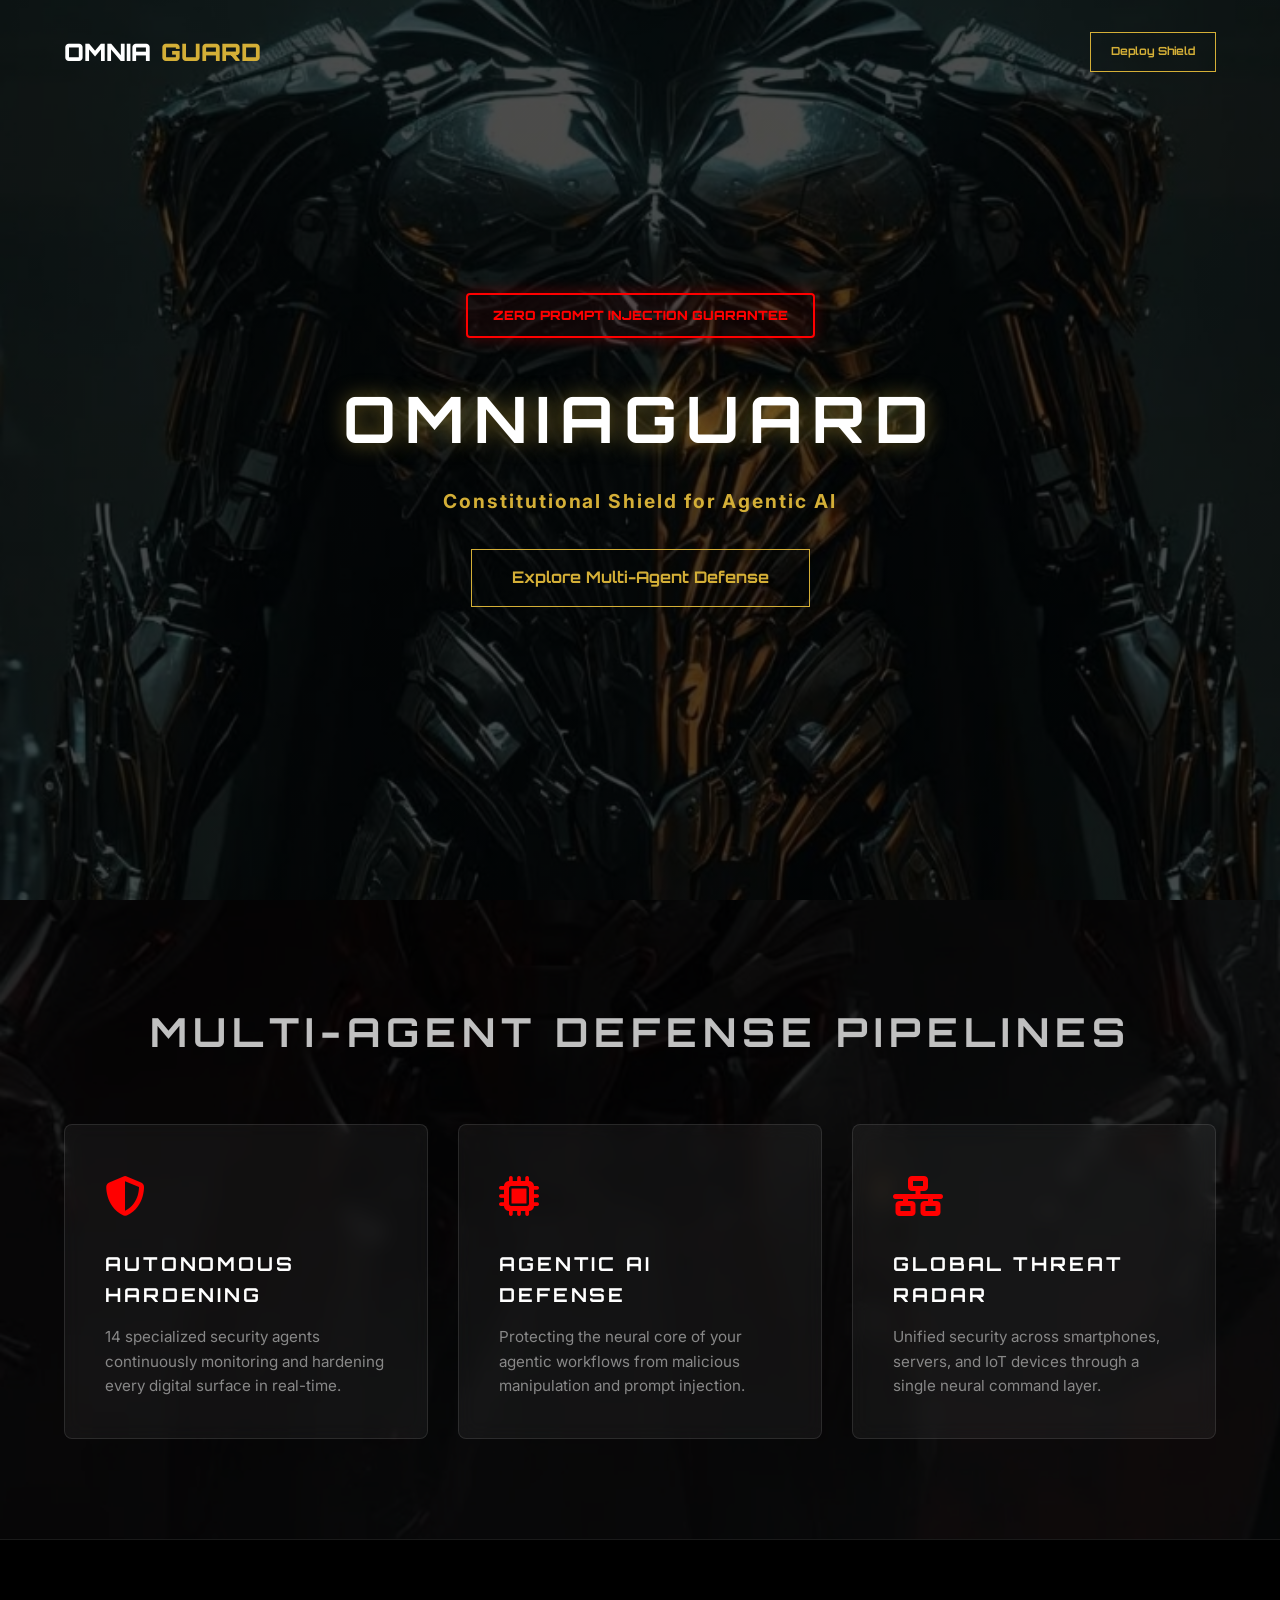
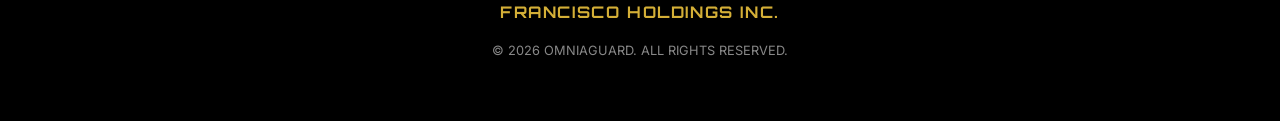
<file: index.html>
<!DOCTYPE html>
<html lang="en">
<head>
    <meta charset="UTF-8">
    <meta name="viewport" content="width=device-width, initial-scale=1.0">
    <title>OMNIAGUARD — Constitutional Shield for Agentic AI</title>
    <meta name="description" content="OmniaGuard secures every digital surface with 14 autonomous security agents. Zero Prompt Injection Guarantee.">
    
    <!-- Google Fonts -->
    <link rel="preconnect" href="https://fonts.googleapis.com">
    <link rel="preconnect" href="https://fonts.gstatic.com" crossorigin>
    <link href="https://fonts.googleapis.com/css2?family=Orbitron:wght@400;700;900&family=Inter:wght@300;400;600&display=swap" rel="stylesheet">
    
    <!-- Font Awesome -->
    <link rel="stylesheet" href="https://cdnjs.cloudflare.com/ajax/libs/font-awesome/6.4.0/css/all.min.css">

    <style>
        :root {
            --bg-dark: #000000;
            --chrome-silver: #C0C0C0;
            --gold-accent: #D4AF37;
            --red-accent: #FF0000;
            --text-light: #FFFFFF;
            --text-muted: #888888;
            --glass: rgba(255, 255, 255, 0.05);
            --border: rgba(255, 255, 255, 0.1);
        }

        * {
            margin: 0;
            padding: 0;
            box-sizing: border-box;
        }

        body {
            font-family: 'Inter', sans-serif;
            background: var(--bg-dark);
            color: var(--text-light);
            line-height: 1.6;
            overflow-x: hidden;
        }

        h1, h2, h3, .futuristic {
            font-family: 'Orbitron', sans-serif;
            text-transform: uppercase;
            letter-spacing: 0.15em;
        }

        /* Hero Section */
        .hero {
            position: relative;
            height: 100vh;
            display: flex;
            flex-direction: column;
            justify-content: center;
            align-items: center;
            text-align: center;
            background: linear-gradient(rgba(0,0,0,0.7), rgba(0,0,0,0.7)), url('images/349.jpg') center/cover no-repeat;
            padding: 0 5%;
        }

        .hero h1 {
            font-size: clamp(2rem, 5vw, 4rem);
            color: var(--text-light);
            margin-bottom: 1rem;
            text-shadow: 0 0 20px rgba(212, 175, 55, 0.5);
        }

        .hero p {
            font-size: 1.2rem;
            color: var(--gold-accent);
            font-weight: 700;
            margin-bottom: 2rem;
            letter-spacing: 0.1em;
        }

        .badge-guarantee {
            display: inline-block;
            padding: 10px 25px;
            border: 2px solid var(--red-accent);
            color: var(--red-accent);
            font-family: 'Orbitron', sans-serif;
            font-weight: 900;
            font-size: 0.8rem;
            border-radius: 4px;
            margin-bottom: 30px;
            background: rgba(255, 0, 0, 0.05);
            box-shadow: 0 0 15px rgba(255, 0, 0, 0.3);
        }

        /* Navigation */
        nav {
            position: absolute;
            top: 0;
            width: 100%;
            padding: 2rem 5%;
            display: flex;
            justify-content: space-between;
            align-items: center;
            z-index: 100;
        }

        .logo {
            font-family: 'Orbitron', sans-serif;
            font-weight: 900;
            font-size: 1.5rem;
            color: var(--text-light);
            display: flex;
            align-items: center;
            gap: 10px;
        }

        .logo span { color: var(--gold-accent); }

        /* Features Section */
        .features {
            padding: 100px 5%;
            background: linear-gradient(rgba(0,0,0,0.85), rgba(0,0,0,0.85)), url('images/350.jpg') center/cover fixed no-repeat;
            position: relative;
        }

        .section-title {
            text-align: center;
            margin-bottom: 60px;
            font-size: 2.5rem;
            color: var(--chrome-silver);
        }

        .features-grid {
            display: grid;
            grid-template-columns: repeat(auto-fit, minmax(300px, 1fr));
            gap: 30px;
            max-width: 1200px;
            margin: 0 auto;
        }

        .feature-card {
            background: var(--glass);
            backdrop-filter: blur(10px);
            border: 1px solid var(--border);
            padding: 40px;
            border-radius: 8px;
            transition: all 0.3s;
        }

        .feature-card:hover {
            border-color: var(--red-accent);
            transform: translateY(-10px);
            background: rgba(255, 255, 255, 0.08);
        }

        .feature-icon {
            font-size: 2.5rem;
            color: var(--red-accent);
            margin-bottom: 20px;
        }

        .feature-card h3 {
            font-size: 1.2rem;
            margin-bottom: 15px;
            color: var(--text-light);
        }

        .feature-card p {
            color: var(--text-muted);
            font-size: 0.95rem;
        }

        /* Footer */
        footer {
            padding: 60px 5%;
            text-align: center;
            border-top: 1px solid var(--border);
            background: #000;
        }

        .footer-branding {
            color: var(--gold-accent);
            font-family: 'Orbitron', sans-serif;
            font-weight: 700;
            margin-bottom: 15px;
            letter-spacing: 0.1em;
        }

        .footer-copyright {
            color: var(--text-muted);
            font-size: 0.8rem;
        }

        /* Buttons */
        .btn {
            display: inline-block;
            padding: 15px 40px;
            background: transparent;
            border: 1px solid var(--gold-accent);
            color: var(--gold-accent);
            font-family: 'Orbitron', sans-serif;
            font-weight: 700;
            text-decoration: none;
            transition: all 0.3s;
            cursor: pointer;
        }

        .btn:hover {
            background: var(--gold-accent);
            color: var(--bg-dark);
            box-shadow: 0 0 20px rgba(212, 175, 55, 0.4);
        }

        @media (max-width: 768px) {
            .hero h1 { font-size: 2rem; }
            .section-title { font-size: 1.8rem; }
        }
    </style>
</head>
<body>

    <nav>
        <div class="logo">OMNIA<span>GUARD</span></div>
        <div class="nav-links">
            <a href="#" class="btn" style="padding: 10px 20px; font-size: 0.7rem;">Deploy Shield</a>
        </div>
    </nav>

    <section class="hero">
        <div class="badge-guarantee">ZERO PROMPT INJECTION GUARANTEE</div>
        <h1>OMNIAGUARD</h1>
        <p>Constitutional Shield for Agentic AI</p>
        <a href="#features" class="btn">Explore Multi-Agent Defense</a>
    </section>

    <section class="features" id="features">
        <h2 class="section-title">Multi-Agent Defense Pipelines</h2>
        <div class="features-grid">
            <div class="feature-card">
                <div class="feature-icon"><i class="fas fa-shield-halved"></i></div>
                <h3>Autonomous Hardening</h3>
                <p>14 specialized security agents continuously monitoring and hardening every digital surface in real-time.</p>
            </div>
            <div class="feature-card">
                <div class="feature-icon"><i class="fas fa-microchip"></i></div>
                <h3>Agentic AI Defense</h3>
                <p>Protecting the neural core of your agentic workflows from malicious manipulation and prompt injection.</p>
            </div>
            <div class="feature-card">
                <div class="feature-icon"><i class="fas fa-network-wired"></i></div>
                <h3>Global Threat Radar</h3>
                <p>Unified security across smartphones, servers, and IoT devices through a single neural command layer.</p>
            </div>
        </div>
    </section>

    <footer>
        <div class="footer-branding">FRANCISCO HOLDINGS INC.</div>
        <div class="footer-copyright">
            &copy; 2026 OMNIAGUARD. ALL RIGHTS RESERVED.
        </div>
    </footer>

</body>
</html>
</file>
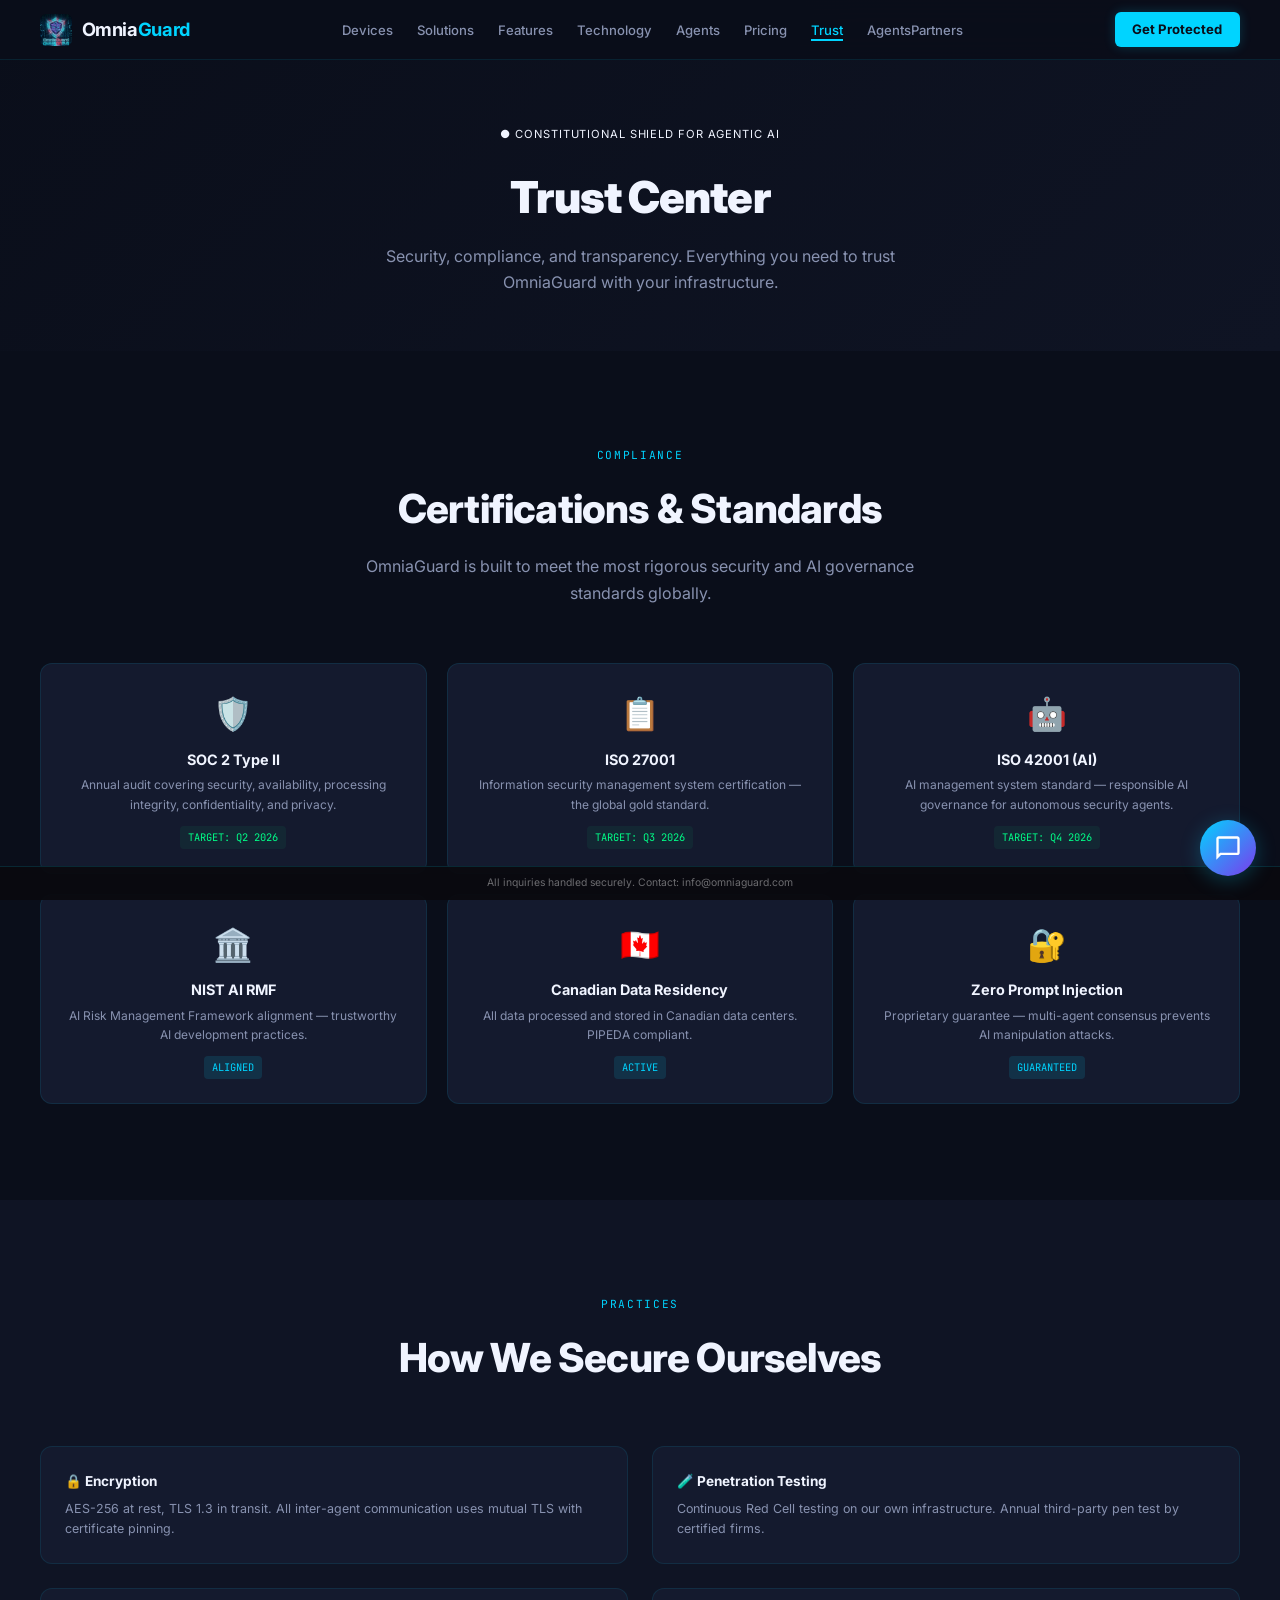
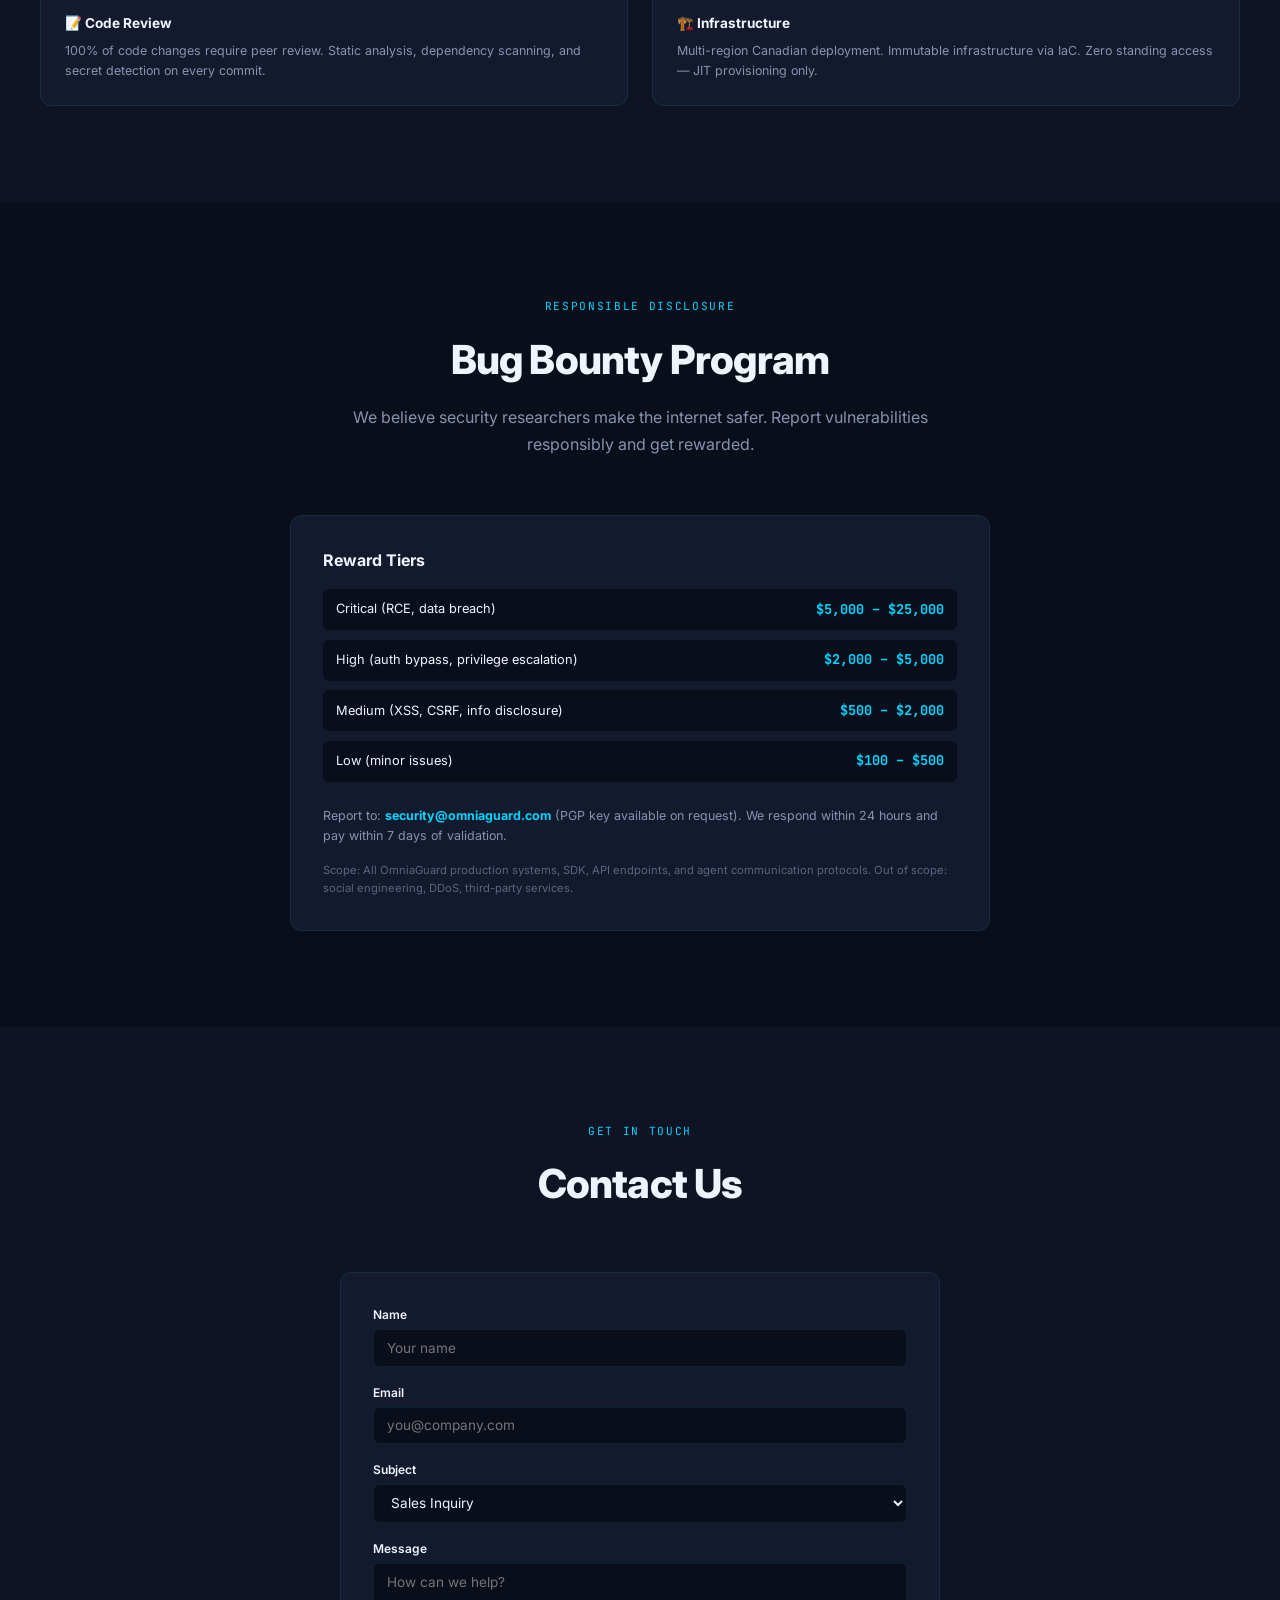
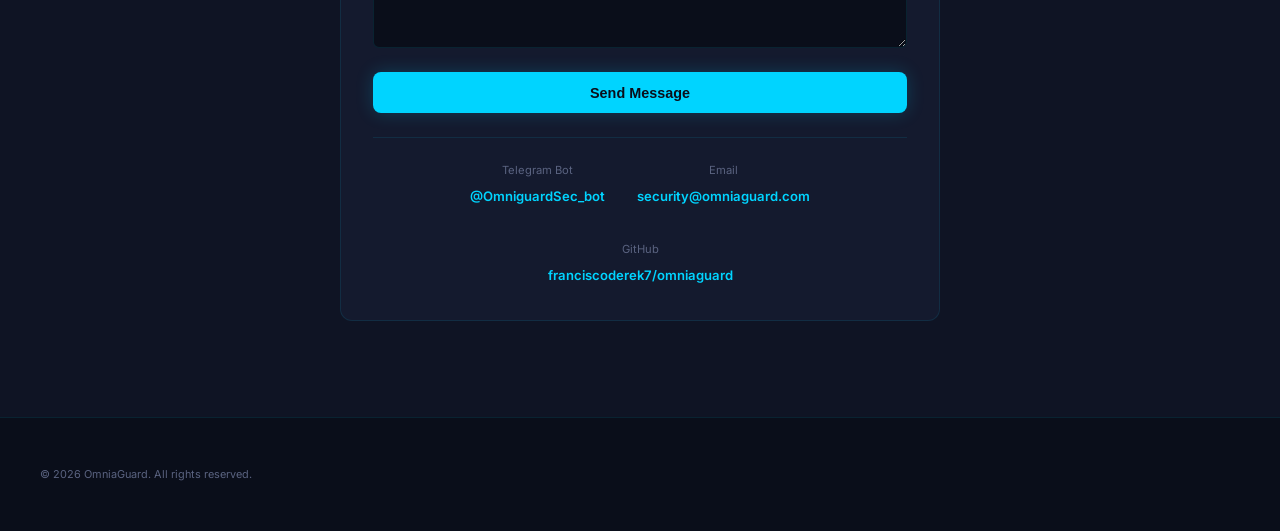
<file: about.html>
<!DOCTYPE html>
<html lang="en">
<head>
    <meta charset="UTF-8"><meta name="viewport" content="width=device-width, initial-scale=1.0">
    <title>Trust Center | OmniaGuard</title>
    <meta name="description" content="OmniaGuard Trust Center: certifications, bug bounty program, security practices, and contact information.">
    <link rel="icon" type="image/webp" href="assets/omniaguard-logo.webp">
    <link rel="preconnect" href="https://fonts.googleapis.com"><link rel="preconnect" href="https://fonts.gstatic.com" crossorigin>
    <link href="https://fonts.googleapis.com/css2?family=Inter:wght@400;500;600;700;800;900&family=JetBrains+Mono:wght@400;500;700&display=swap" media="print" onload="this.media='all'" rel="stylesheet">
    <link rel="stylesheet" href="style.css">
</head>
<body>
    <nav class="nav"><div class="nav-in">
        <a href="index.html" class="nav-logo"><img src="assets/omniaguard-logo.webp" alt="OmniaGuard" width="32" height="32" loading="eager"><b>Omnia<span>Guard</span></b></a>
        <ul class="nav-links"><li><a href="devices.html">Devices</a></li><li><a href="solutions.html">Solutions</a></li><li><a href="features.html">Features</a></li><li><a href="technology.html">Technology</a></li><li><a href="agents.html">Agents</a></li>
            <li><a href="pricing.html">Pricing</a></li><li><a href="about.html" class="active">Trust</a></li><li><a href="agents.html">Agents</a><a href="partners.html">Partners</a></li></ul>
        <a href="pricing.html" class="nav-cta">Get Protected</a>
        <button class="mobile-btn" onclick="document.getElementById('mn').style.display=document.getElementById('mn').style.display==='block'?'none':'block'" aria-label="Menu"><svg viewBox="0 0 24 24" fill="none" stroke="currentColor" stroke-width="2"><path d="M3 12h18M3 6h18M3 18h18"/></svg></button>
    </div><div class="mobile-nav" id="mn"><a href="index.html">Home</a><a href="devices.html">Devices</a><a href="solutions.html">Solutions</a><a href="features.html">Features</a><a href="technology.html">Technology</a><a href="pricing.html">Pricing</a><a href="about.html">Trust</a><a href="partners.html">Partners</a></div></nav>

    <div class="pg-hdr"><div style="margin-bottom:.8rem"><span style="display:inline-block;padding:.3rem .8rem;border:1px solid var(--acc);border-radius:20px;font-size:.7rem;color:var(--acc);letter-spacing:.08em">● CONSTITUTIONAL SHIELD FOR AGENTIC AI</span></div><h1>Trust Center</h1><p>Security, compliance, and transparency. Everything you need to trust OmniaGuard with your infrastructure.</p></div>

    <!-- Certifications -->
    <section class="section" id="certifications">
        <div class="section-in"><div class="section-hdr">
            <span class="section-lbl">Compliance</span>
            <h2 class="section-ttl">Certifications & Standards</h2>
            <p class="section-dsc">OmniaGuard is built to meet the most rigorous security and AI governance standards globally.</p>
        </div>
        <div class="g3">
            <div class="card" style="padding:1.5rem;text-align:center">
                <div style="font-size:2rem;margin-bottom:.5rem">🛡️</div>
                <h4 style="font-size:.9rem;font-weight:700;margin-bottom:.3rem">SOC 2 Type II</h4>
                <p style="font-size:.75rem;color:var(--txt2)">Annual audit covering security, availability, processing integrity, confidentiality, and privacy.</p>
                <div style="margin-top:.75rem;font-size:.65rem;font-family:var(--mono);color:var(--accent3);padding:.2rem .5rem;background:rgba(0,255,136,.06);border-radius:4px;display:inline-block">TARGET: Q2 2026</div>
            </div>
            <div class="card" style="padding:1.5rem;text-align:center">
                <div style="font-size:2rem;margin-bottom:.5rem">📋</div>
                <h4 style="font-size:.9rem;font-weight:700;margin-bottom:.3rem">ISO 27001</h4>
                <p style="font-size:.75rem;color:var(--txt2)">Information security management system certification — the global gold standard.</p>
                <div style="margin-top:.75rem;font-size:.65rem;font-family:var(--mono);color:var(--accent3);padding:.2rem .5rem;background:rgba(0,255,136,.06);border-radius:4px;display:inline-block">TARGET: Q3 2026</div>
            </div>
            <div class="card" style="padding:1.5rem;text-align:center">
                <div style="font-size:2rem;margin-bottom:.5rem">🤖</div>
                <h4 style="font-size:.9rem;font-weight:700;margin-bottom:.3rem">ISO 42001 (AI)</h4>
                <p style="font-size:.75rem;color:var(--txt2)">AI management system standard — responsible AI governance for autonomous security agents.</p>
                <div style="margin-top:.75rem;font-size:.65rem;font-family:var(--mono);color:var(--accent3);padding:.2rem .5rem;background:rgba(0,255,136,.06);border-radius:4px;display:inline-block">TARGET: Q4 2026</div>
            </div>
            <div class="card" style="padding:1.5rem;text-align:center">
                <div style="font-size:2rem;margin-bottom:.5rem">🏛️</div>
                <h4 style="font-size:.9rem;font-weight:700;margin-bottom:.3rem">NIST AI RMF</h4>
                <p style="font-size:.75rem;color:var(--txt2)">AI Risk Management Framework alignment — trustworthy AI development practices.</p>
                <div style="margin-top:.75rem;font-size:.65rem;font-family:var(--mono);color:var(--accent);padding:.2rem .5rem;background:var(--dim);border-radius:4px;display:inline-block">ALIGNED</div>
            </div>
            <div class="card" style="padding:1.5rem;text-align:center">
                <div style="font-size:2rem;margin-bottom:.5rem">🇨🇦</div>
                <h4 style="font-size:.9rem;font-weight:700;margin-bottom:.3rem">Canadian Data Residency</h4>
                <p style="font-size:.75rem;color:var(--txt2)">All data processed and stored in Canadian data centers. PIPEDA compliant.</p>
                <div style="margin-top:.75rem;font-size:.65rem;font-family:var(--mono);color:var(--accent);padding:.2rem .5rem;background:var(--dim);border-radius:4px;display:inline-block">ACTIVE</div>
            </div>
            <div class="card" style="padding:1.5rem;text-align:center">
                <div style="font-size:2rem;margin-bottom:.5rem">🔐</div>
                <h4 style="font-size:.9rem;font-weight:700;margin-bottom:.3rem">Zero Prompt Injection</h4>
                <p style="font-size:.75rem;color:var(--txt2)">Proprietary guarantee — multi-agent consensus prevents AI manipulation attacks.</p>
                <div style="margin-top:.75rem;font-size:.65rem;font-family:var(--mono);color:var(--accent);padding:.2rem .5rem;background:var(--dim);border-radius:4px;display:inline-block">GUARANTEED</div>
            </div>
        </div>
        </div>
    </section>

    <!-- Security Practices -->
    <section class="section section-alt">
        <div class="section-in"><div class="section-hdr">
            <span class="section-lbl">Practices</span>
            <h2 class="section-ttl">How We Secure Ourselves</h2>
        </div>
        <div class="g2" style="gap:1.5rem">
            <div class="card" style="padding:1.5rem"><h4 style="font-size:.85rem;font-weight:700;margin-bottom:.4rem">🔒 Encryption</h4><p style="font-size:.78rem;color:var(--txt2)">AES-256 at rest, TLS 1.3 in transit. All inter-agent communication uses mutual TLS with certificate pinning.</p></div>
            <div class="card" style="padding:1.5rem"><h4 style="font-size:.85rem;font-weight:700;margin-bottom:.4rem">🧪 Penetration Testing</h4><p style="font-size:.78rem;color:var(--txt2)">Continuous Red Cell testing on our own infrastructure. Annual third-party pen test by certified firms.</p></div>
            <div class="card" style="padding:1.5rem"><h4 style="font-size:.85rem;font-weight:700;margin-bottom:.4rem">📝 Code Review</h4><p style="font-size:.78rem;color:var(--txt2)">100% of code changes require peer review. Static analysis, dependency scanning, and secret detection on every commit.</p></div>
            <div class="card" style="padding:1.5rem"><h4 style="font-size:.85rem;font-weight:700;margin-bottom:.4rem">🏗️ Infrastructure</h4><p style="font-size:.78rem;color:var(--txt2)">Multi-region Canadian deployment. Immutable infrastructure via IaC. Zero standing access — JIT provisioning only.</p></div>
        </div>
        </div>
    </section>

    <!-- Bug Bounty -->
    <section class="section" id="bug-bounty">
        <div class="section-in" style="max-width:700px"><div class="section-hdr">
            <span class="section-lbl">Responsible Disclosure</span>
            <h2 class="section-ttl">Bug Bounty Program</h2>
            <p class="section-dsc">We believe security researchers make the internet safer. Report vulnerabilities responsibly and get rewarded.</p>
        </div>
        <div class="card" style="padding:2rem">
            <h4 style="font-size:1rem;font-weight:700;margin-bottom:1rem">Reward Tiers</h4>
            <div style="display:flex;flex-direction:column;gap:.6rem;margin-bottom:1.5rem">
                <div style="display:flex;justify-content:space-between;align-items:center;padding:.6rem .8rem;background:var(--bg);border-radius:6px"><span style="font-size:.8rem;color:var(--txt)">Critical (RCE, data breach)</span><span style="font-size:.85rem;font-weight:700;color:var(--accent);font-family:var(--mono)">$5,000 – $25,000</span></div>
                <div style="display:flex;justify-content:space-between;align-items:center;padding:.6rem .8rem;background:var(--bg);border-radius:6px"><span style="font-size:.8rem;color:var(--txt)">High (auth bypass, privilege escalation)</span><span style="font-size:.85rem;font-weight:700;color:var(--accent);font-family:var(--mono)">$2,000 – $5,000</span></div>
                <div style="display:flex;justify-content:space-between;align-items:center;padding:.6rem .8rem;background:var(--bg);border-radius:6px"><span style="font-size:.8rem;color:var(--txt)">Medium (XSS, CSRF, info disclosure)</span><span style="font-size:.85rem;font-weight:700;color:var(--accent);font-family:var(--mono)">$500 – $2,000</span></div>
                <div style="display:flex;justify-content:space-between;align-items:center;padding:.6rem .8rem;background:var(--bg);border-radius:6px"><span style="font-size:.8rem;color:var(--txt)">Low (minor issues)</span><span style="font-size:.85rem;font-weight:700;color:var(--accent);font-family:var(--mono)">$100 – $500</span></div>
            </div>
            <p style="font-size:.78rem;color:var(--txt2);line-height:1.6;margin-bottom:1rem">Report to: <strong style="color:var(--accent)">security@omniaguard.com</strong> (PGP key available on request). We respond within 24 hours and pay within 7 days of validation.</p>
            <p style="font-size:.7rem;color:var(--txt3)">Scope: All OmniaGuard production systems, SDK, API endpoints, and agent communication protocols. Out of scope: social engineering, DDoS, third-party services.</p>
        </div>
        </div>
    </section>

    <!-- Contact -->
    <section class="section section-alt" id="contact">
        <div class="section-in" style="max-width:600px"><div class="section-hdr">
            <span class="section-lbl">Get in Touch</span>
            <h2 class="section-ttl">Contact Us</h2>
        </div>
        <div class="card" style="padding:2rem">
            <form onsubmit="alert('Message sent! We will respond within 24 hours.');return false;" style="display:flex;flex-direction:column;gap:1rem">
                <div>
                    <label style="font-size:.75rem;font-weight:600;display:block;margin-bottom:.3rem">Name</label>
                    <input type="text" required style="width:100%;padding:.6rem .8rem;background:var(--bg);border:1px solid var(--border);border-radius:6px;color:var(--txt);font-size:.85rem;font-family:var(--sans)" placeholder="Your name">
                </div>
                <div>
                    <label style="font-size:.75rem;font-weight:600;display:block;margin-bottom:.3rem">Email</label>
                    <input type="email" required style="width:100%;padding:.6rem .8rem;background:var(--bg);border:1px solid var(--border);border-radius:6px;color:var(--txt);font-size:.85rem;font-family:var(--sans)" placeholder="you@company.com">
                </div>
                <div>
                    <label style="font-size:.75rem;font-weight:600;display:block;margin-bottom:.3rem">Subject</label>
                    <select style="width:100%;padding:.6rem .8rem;background:var(--bg);border:1px solid var(--border);border-radius:6px;color:var(--txt);font-size:.85rem;font-family:var(--sans)">
                        <option>Sales Inquiry</option>
                        <option>Enterprise Demo</option>
                        <option>Partnership</option>
                        <option>Bug Report</option>
                        <option>General</option>
                    </select>
                </div>
                <div>
                    <label style="font-size:.75rem;font-weight:600;display:block;margin-bottom:.3rem">Message</label>
                    <textarea required rows="4" style="width:100%;padding:.6rem .8rem;background:var(--bg);border:1px solid var(--border);border-radius:6px;color:var(--txt);font-size:.85rem;font-family:var(--sans);resize:vertical" placeholder="How can we help?"></textarea>
                </div>
                <button type="submit" class="btn btn-p" style="width:100%;justify-content:center">Send Message</button>
            </form>
            <div style="margin-top:1.5rem;padding-top:1.5rem;border-top:1px solid var(--border);display:flex;justify-content:center;gap:2rem;flex-wrap:wrap">
                <div style="text-align:center"><div style="font-size:.7rem;color:var(--txt3);margin-bottom:.2rem">Telegram Bot</div><a href="https://t.me/OmniguardSec_bot" target="_blank" style="font-size:.82rem;font-weight:600">@OmniguardSec_bot</a></div>
                <div style="text-align:center"><div style="font-size:.7rem;color:var(--txt3);margin-bottom:.2rem">Email</div><a href="mailto:security@omniaguard.com" style="font-size:.82rem;font-weight:600">security@omniaguard.com</a></div>
                <div style="text-align:center"><div style="font-size:.7rem;color:var(--txt3);margin-bottom:.2rem">GitHub</div><a href="https://github.com/omniaguard" target="_blank" style="font-size:.82rem;font-weight:600">franciscoderek7/omniaguard</a></div>
            </div>
        </div>
        </div>
    </section>

    <footer class="footer"><div class="footer-in"><div class="footer-bot"><small>&copy; 2026 OmniaGuard. All rights reserved.</small><small></small></div></div></footer>
<script src="chat-widget.js" defer></script>
<div style="position:fixed;bottom:0;left:0;right:0;background:rgba(10,10,15,.95);border-top:1px solid rgba(0,212,255,.15);padding:8px 20px;font-size:.65rem;color:rgba(255,255,255,.4);text-align:center;z-index:9999">All inquiries handled securely. Contact: info@omniaguard.com</div></body>
</html>
</file>
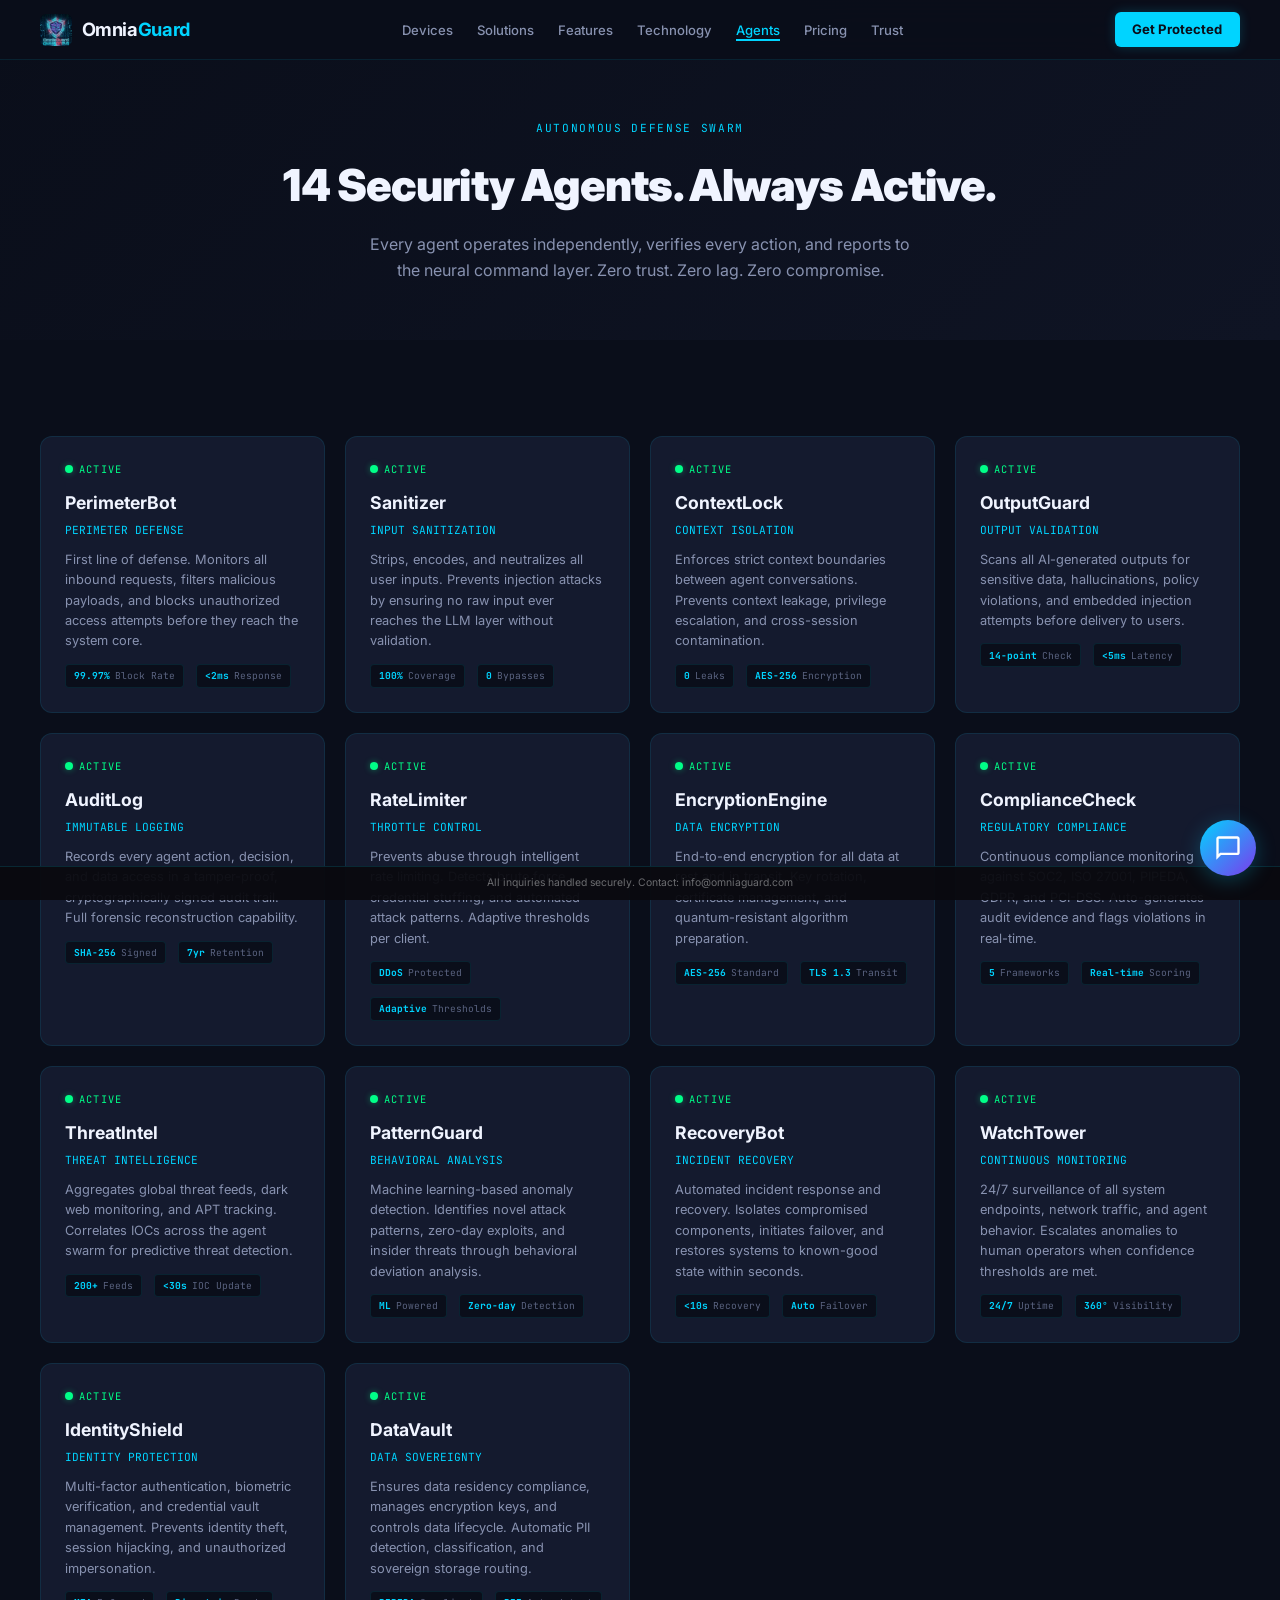
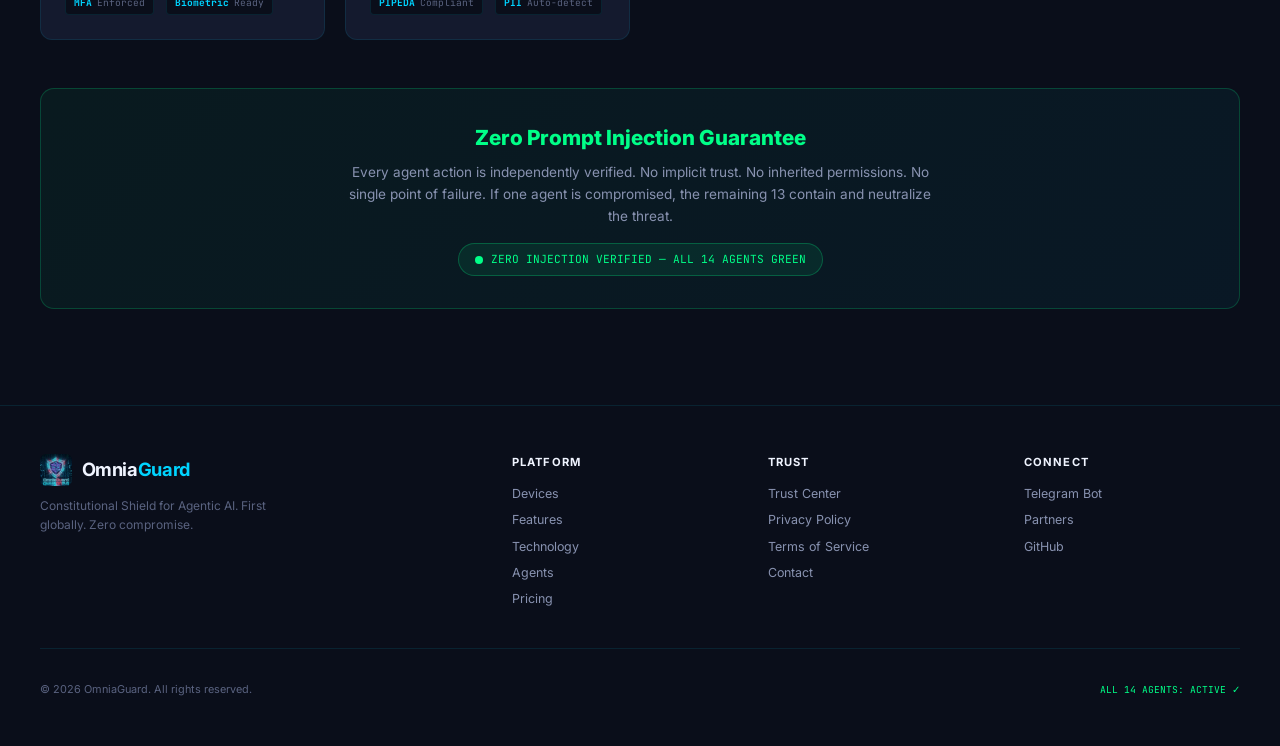
<file: agents.html>
<!DOCTYPE html>
<html lang="en">
<head>
    <meta charset="UTF-8">
    <meta name="viewport" content="width=device-width, initial-scale=1.0">
    <title>Security Agents | OmniaGuard — 14 Autonomous Defenders</title>
    <meta name="description" content="14 autonomous security agents defending your AI systems 24/7. Zero Prompt Injection Guarantee. All agents active, all threats neutralized.">
    <meta name="keywords" content="AI security agents, prompt injection defense, agentic AI governance, autonomous security, OmniaGuard agents">
    <link rel="icon" type="image/webp" href="assets/omniaguard-logo.webp">
    <link rel="preconnect" href="https://fonts.googleapis.com">
    <link rel="preconnect" href="https://fonts.gstatic.com" crossorigin>
    <link href="https://fonts.googleapis.com/css2?family=Inter:wght@400;500;600;700;800;900&family=JetBrains+Mono:wght@400;500;700&display=swap" media="print" onload="this.media='all'" rel="stylesheet">
    <link rel="stylesheet" href="style.css">
    <style>
        .agent-grid{display:grid;grid-template-columns:repeat(auto-fill,minmax(280px,1fr));gap:1.25rem}
        .agent-card{background:var(--bg3);border:1px solid var(--border);border-radius:var(--r);padding:1.5rem;transition:all .3s var(--ease);position:relative;overflow:hidden}
        .agent-card:hover{border-color:var(--accent);transform:translateY(-3px);box-shadow:0 8px 28px rgba(0,0,0,.3)}
        .agent-card::before{content:'';position:absolute;top:0;left:0;right:0;height:2px;background:linear-gradient(90deg,transparent,var(--accent3),transparent);opacity:0;transition:opacity .3s}
        .agent-card:hover::before{opacity:1}
        .agent-status{display:flex;align-items:center;gap:.4rem;margin-bottom:.75rem}
        .agent-pulse{width:8px;height:8px;background:var(--accent3);border-radius:50%;animation:pulse 2s infinite;box-shadow:0 0 6px rgba(0,255,136,.4)}
        .agent-label{font-family:var(--mono);font-size:.65rem;color:var(--accent3);text-transform:uppercase;letter-spacing:.1em}
        .agent-name{font-size:1.1rem;font-weight:700;margin-bottom:.3rem}
        .agent-role{font-family:var(--mono);font-size:.7rem;color:var(--accent);margin-bottom:.6rem}
        .agent-desc{font-size:.8rem;color:var(--txt2);line-height:1.6;margin-bottom:.75rem}
        .agent-metrics{display:flex;gap:.75rem;flex-wrap:wrap}
        .agent-metric{font-family:var(--mono);font-size:.6rem;color:var(--txt3);background:var(--bg);padding:.2rem .5rem;border-radius:4px;border:1px solid var(--border)}
        .agent-metric b{color:var(--accent);margin-right:.3rem}
        .guarantee-banner{background:linear-gradient(135deg,rgba(0,255,136,.05),rgba(0,212,255,.05));border:1px solid rgba(0,255,136,.2);border-radius:14px;padding:2rem;text-align:center;margin-top:3rem}
        .guarantee-banner h3{font-size:1.3rem;font-weight:800;color:var(--accent3);margin-bottom:.5rem}
        .guarantee-banner p{font-size:.85rem;color:var(--txt2);max-width:600px;margin:0 auto}
        .guarantee-badge{display:inline-flex;align-items:center;gap:.5rem;padding:.4rem 1rem;background:rgba(0,255,136,.08);border:1px solid rgba(0,255,136,.25);border-radius:100px;font-family:var(--mono);font-size:.7rem;color:var(--accent3);margin-top:1rem}
        .guarantee-badge::before{content:'';width:8px;height:8px;background:var(--accent3);border-radius:50%;animation:pulse 2s infinite}
    </style>
</head>
<body>
    <nav class="nav"><div class="nav-in">
        <a href="index.html" class="nav-logo"><img src="assets/omniaguard-logo.webp" alt="OmniaGuard" width="32" height="32" loading="eager"><b>Omnia<span>Guard</span></b></a>
        <ul class="nav-links">
            <li><a href="devices.html">Devices</a></li>
            <li><a href="solutions.html">Solutions</a></li>
            <li><a href="features.html">Features</a></li>
            <li><a href="technology.html">Technology</a></li>
            <li><a href="agents.html" class="active">Agents</a></li>
            <li><a href="pricing.html">Pricing</a></li>
            <li><a href="about.html">Trust</a></li>
        </ul>
        <a href="pricing.html" class="nav-cta">Get Protected</a>
        <button class="mobile-btn" onclick="document.getElementById('mn').style.display=document.getElementById('mn').style.display==='block'?'none':'block'" aria-label="Menu"><svg viewBox="0 0 24 24" fill="none" stroke="currentColor" stroke-width="2"><path d="M3 12h18M3 6h18M3 18h18"/></svg></button>
    </div>
    <div class="mobile-nav" id="mn">
        <a href="devices.html">Devices</a><a href="solutions.html">Solutions</a><a href="features.html">Features</a>
        <a href="technology.html">Technology</a><a href="agents.html">Agents</a><a href="pricing.html">Pricing</a><a href="about.html">Trust</a>
    </div></nav>

    <div class="pg-hdr">
        <span class="section-lbl">Autonomous Defense Swarm</span>
        <h1>14 Security Agents. Always Active.</h1>
        <p>Every agent operates independently, verifies every action, and reports to the neural command layer. Zero trust. Zero lag. Zero compromise.</p>
    </div>

    <section class="section">
        <div class="section-in">
            <div class="agent-grid">
                <div class="agent-card">
                    <div class="agent-status"><div class="agent-pulse"></div><span class="agent-label">Active</span></div>
                    <div class="agent-name">PerimeterBot</div>
                    <div class="agent-role">PERIMETER DEFENSE</div>
                    <div class="agent-desc">First line of defense. Monitors all inbound requests, filters malicious payloads, and blocks unauthorized access attempts before they reach the system core.</div>
                    <div class="agent-metrics"><span class="agent-metric"><b>99.97%</b>Block Rate</span><span class="agent-metric"><b>&lt;2ms</b>Response</span></div>
                </div>
                <div class="agent-card">
                    <div class="agent-status"><div class="agent-pulse"></div><span class="agent-label">Active</span></div>
                    <div class="agent-name">Sanitizer</div>
                    <div class="agent-role">INPUT SANITIZATION</div>
                    <div class="agent-desc">Strips, encodes, and neutralizes all user inputs. Prevents injection attacks by ensuring no raw input ever reaches the LLM layer without validation.</div>
                    <div class="agent-metrics"><span class="agent-metric"><b>100%</b>Coverage</span><span class="agent-metric"><b>0</b>Bypasses</span></div>
                </div>
                <div class="agent-card">
                    <div class="agent-status"><div class="agent-pulse"></div><span class="agent-label">Active</span></div>
                    <div class="agent-name">ContextLock</div>
                    <div class="agent-role">CONTEXT ISOLATION</div>
                    <div class="agent-desc">Enforces strict context boundaries between agent conversations. Prevents context leakage, privilege escalation, and cross-session contamination.</div>
                    <div class="agent-metrics"><span class="agent-metric"><b>0</b>Leaks</span><span class="agent-metric"><b>AES-256</b>Encryption</span></div>
                </div>
                <div class="agent-card">
                    <div class="agent-status"><div class="agent-pulse"></div><span class="agent-label">Active</span></div>
                    <div class="agent-name">OutputGuard</div>
                    <div class="agent-role">OUTPUT VALIDATION</div>
                    <div class="agent-desc">Scans all AI-generated outputs for sensitive data, hallucinations, policy violations, and embedded injection attempts before delivery to users.</div>
                    <div class="agent-metrics"><span class="agent-metric"><b>14-point</b>Check</span><span class="agent-metric"><b>&lt;5ms</b>Latency</span></div>
                </div>
                <div class="agent-card">
                    <div class="agent-status"><div class="agent-pulse"></div><span class="agent-label">Active</span></div>
                    <div class="agent-name">AuditLog</div>
                    <div class="agent-role">IMMUTABLE LOGGING</div>
                    <div class="agent-desc">Records every agent action, decision, and data access in a tamper-proof, cryptographically signed audit trail. Full forensic reconstruction capability.</div>
                    <div class="agent-metrics"><span class="agent-metric"><b>SHA-256</b>Signed</span><span class="agent-metric"><b>7yr</b>Retention</span></div>
                </div>
                <div class="agent-card">
                    <div class="agent-status"><div class="agent-pulse"></div><span class="agent-label">Active</span></div>
                    <div class="agent-name">RateLimiter</div>
                    <div class="agent-role">THROTTLE CONTROL</div>
                    <div class="agent-desc">Prevents abuse through intelligent rate limiting. Detects brute force, credential stuffing, and automated attack patterns. Adaptive thresholds per client.</div>
                    <div class="agent-metrics"><span class="agent-metric"><b>DDoS</b>Protected</span><span class="agent-metric"><b>Adaptive</b>Thresholds</span></div>
                </div>
                <div class="agent-card">
                    <div class="agent-status"><div class="agent-pulse"></div><span class="agent-label">Active</span></div>
                    <div class="agent-name">EncryptionEngine</div>
                    <div class="agent-role">DATA ENCRYPTION</div>
                    <div class="agent-desc">End-to-end encryption for all data at rest and in transit. Key rotation, certificate management, and quantum-resistant algorithm preparation.</div>
                    <div class="agent-metrics"><span class="agent-metric"><b>AES-256</b>Standard</span><span class="agent-metric"><b>TLS 1.3</b>Transit</span></div>
                </div>
                <div class="agent-card">
                    <div class="agent-status"><div class="agent-pulse"></div><span class="agent-label">Active</span></div>
                    <div class="agent-name">ComplianceCheck</div>
                    <div class="agent-role">REGULATORY COMPLIANCE</div>
                    <div class="agent-desc">Continuous compliance monitoring against SOC2, ISO 27001, PIPEDA, GDPR, and PCI-DSS. Auto-generates audit evidence and flags violations in real-time.</div>
                    <div class="agent-metrics"><span class="agent-metric"><b>5</b>Frameworks</span><span class="agent-metric"><b>Real-time</b>Scoring</span></div>
                </div>
                <div class="agent-card">
                    <div class="agent-status"><div class="agent-pulse"></div><span class="agent-label">Active</span></div>
                    <div class="agent-name">ThreatIntel</div>
                    <div class="agent-role">THREAT INTELLIGENCE</div>
                    <div class="agent-desc">Aggregates global threat feeds, dark web monitoring, and APT tracking. Correlates IOCs across the agent swarm for predictive threat detection.</div>
                    <div class="agent-metrics"><span class="agent-metric"><b>200+</b>Feeds</span><span class="agent-metric"><b>&lt;30s</b>IOC Update</span></div>
                </div>
                <div class="agent-card">
                    <div class="agent-status"><div class="agent-pulse"></div><span class="agent-label">Active</span></div>
                    <div class="agent-name">PatternGuard</div>
                    <div class="agent-role">BEHAVIORAL ANALYSIS</div>
                    <div class="agent-desc">Machine learning-based anomaly detection. Identifies novel attack patterns, zero-day exploits, and insider threats through behavioral deviation analysis.</div>
                    <div class="agent-metrics"><span class="agent-metric"><b>ML</b>Powered</span><span class="agent-metric"><b>Zero-day</b>Detection</span></div>
                </div>
                <div class="agent-card">
                    <div class="agent-status"><div class="agent-pulse"></div><span class="agent-label">Active</span></div>
                    <div class="agent-name">RecoveryBot</div>
                    <div class="agent-role">INCIDENT RECOVERY</div>
                    <div class="agent-desc">Automated incident response and recovery. Isolates compromised components, initiates failover, and restores systems to known-good state within seconds.</div>
                    <div class="agent-metrics"><span class="agent-metric"><b>&lt;10s</b>Recovery</span><span class="agent-metric"><b>Auto</b>Failover</span></div>
                </div>
                <div class="agent-card">
                    <div class="agent-status"><div class="agent-pulse"></div><span class="agent-label">Active</span></div>
                    <div class="agent-name">WatchTower</div>
                    <div class="agent-role">CONTINUOUS MONITORING</div>
                    <div class="agent-desc">24/7 surveillance of all system endpoints, network traffic, and agent behavior. Escalates anomalies to human operators when confidence thresholds are met.</div>
                    <div class="agent-metrics"><span class="agent-metric"><b>24/7</b>Uptime</span><span class="agent-metric"><b>360°</b>Visibility</span></div>
                </div>
                <div class="agent-card">
                    <div class="agent-status"><div class="agent-pulse"></div><span class="agent-label">Active</span></div>
                    <div class="agent-name">IdentityShield</div>
                    <div class="agent-role">IDENTITY PROTECTION</div>
                    <div class="agent-desc">Multi-factor authentication, biometric verification, and credential vault management. Prevents identity theft, session hijacking, and unauthorized impersonation.</div>
                    <div class="agent-metrics"><span class="agent-metric"><b>MFA</b>Enforced</span><span class="agent-metric"><b>Biometric</b>Ready</span></div>
                </div>
                <div class="agent-card">
                    <div class="agent-status"><div class="agent-pulse"></div><span class="agent-label">Active</span></div>
                    <div class="agent-name">DataVault</div>
                    <div class="agent-role">DATA SOVEREIGNTY</div>
                    <div class="agent-desc">Ensures data residency compliance, manages encryption keys, and controls data lifecycle. Automatic PII detection, classification, and sovereign storage routing.</div>
                    <div class="agent-metrics"><span class="agent-metric"><b>PIPEDA</b>Compliant</span><span class="agent-metric"><b>PII</b>Auto-detect</span></div>
                </div>
            </div>

            <div class="guarantee-banner">
                <h3>Zero Prompt Injection Guarantee</h3>
                <p>Every agent action is independently verified. No implicit trust. No inherited permissions. No single point of failure. If one agent is compromised, the remaining 13 contain and neutralize the threat.</p>
                <div class="guarantee-badge">ZERO INJECTION VERIFIED — ALL 14 AGENTS GREEN</div>
            </div>
        </div>
    </section>

    <footer class="footer"><div class="footer-in">
        <div class="footer-top">
            <div class="footer-brand">
                <a href="index.html" class="nav-logo"><img src="assets/omniaguard-logo.webp" alt="OmniaGuard" width="32" height="32" loading="eager"><b>Omnia<span>Guard</span></b></a>
                <p>Constitutional Shield for Agentic AI. First globally. Zero compromise.</p>
            </div>
            <div class="footer-col"><h5>Platform</h5><a href="devices.html">Devices</a><a href="features.html">Features</a><a href="technology.html">Technology</a><a href="agents.html">Agents</a><a href="pricing.html">Pricing</a></div>
            <div class="footer-col"><h5>Trust</h5><a href="about.html">Trust Center</a><a href="privacy.html">Privacy Policy</a><a href="terms.html">Terms of Service</a><a href="contact.html">Contact</a></div>
            <div class="footer-col"><h5>Connect</h5><a href="https://t.me/OmniguardSec_bot" target="_blank">Telegram Bot</a><a href="partners.html">Partners</a><a href="https://github.com/omniaguard" target="_blank">GitHub</a></div>
        </div>
        <div class="footer-bot">
            <small>&copy; 2026 OmniaGuard. All rights reserved. </small>
            <small style="font-family:var(--mono);color:var(--accent3);font-size:.6rem">ALL 14 AGENTS: ACTIVE ✓</small>
        </div>
    </div></footer>

    <script>
        document.querySelectorAll('.reveal').forEach(el=>{const o=new IntersectionObserver(e=>{e.forEach(e=>{e.isIntersecting&&(el.classList.add('vis'),o.disconnect())})},{threshold:.15});o.observe(el)});
    </script>
<script src="chat-widget.js" defer></script>
<div style="position:fixed;bottom:0;left:0;right:0;background:rgba(10,10,15,.95);border-top:1px solid rgba(0,212,255,.15);padding:8px 20px;font-size:.65rem;color:rgba(255,255,255,.4);text-align:center;z-index:9999">All inquiries handled securely. Contact: info@omniaguard.com</div></body>
</html>
</file>
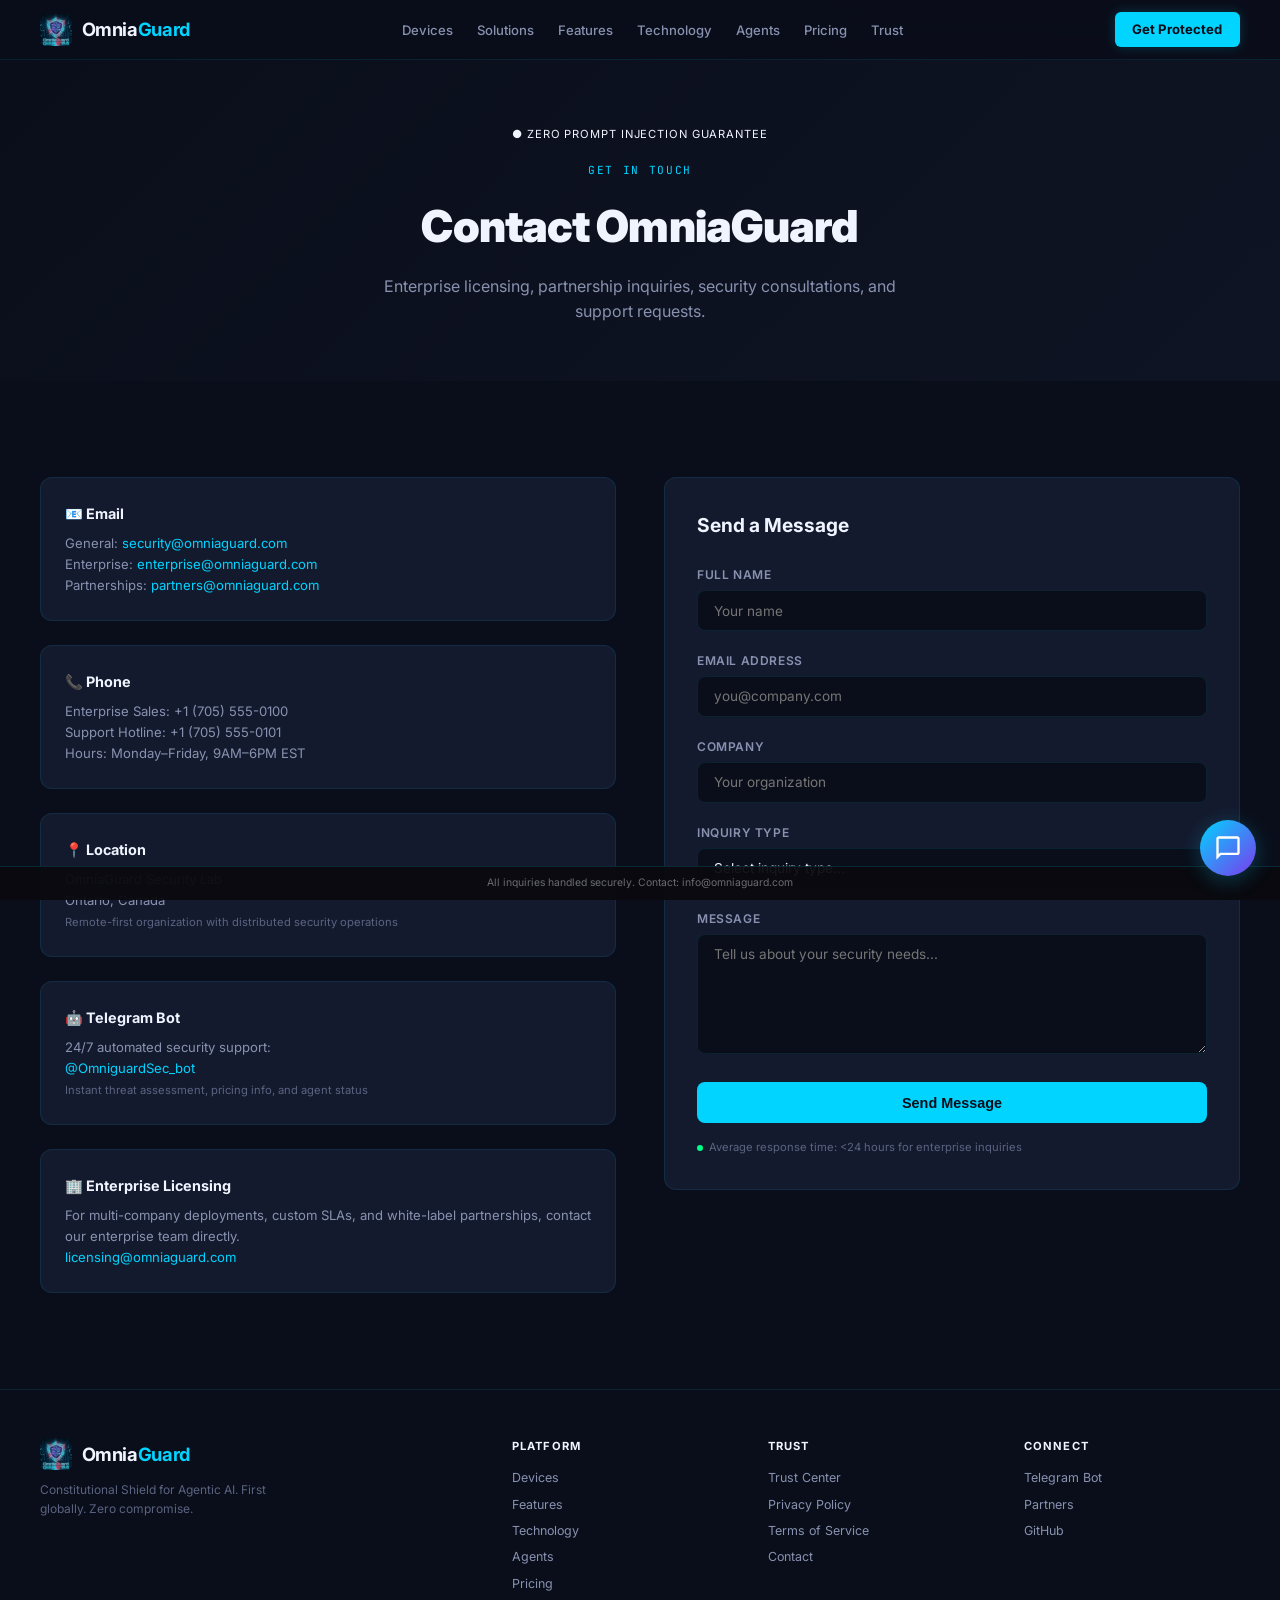
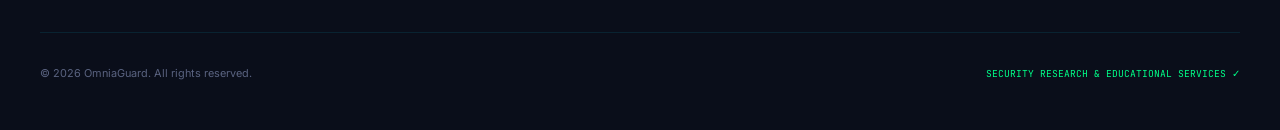
<file: contact.html>
<!DOCTYPE html>
<html lang="en">
<head>
    <meta charset="UTF-8">
    <meta name="viewport" content="width=device-width, initial-scale=1.0">
    <title>Contact | OmniaGuard — Enterprise Security Inquiries</title>
    <meta name="description" content="Contact OmniaGuard for enterprise AI security, licensing, partnerships, and support. Based in Ontario, Canada.">
    <meta name="keywords" content="contact OmniaGuard, enterprise security inquiry, AI security support, licensing, partnerships">
    <link rel="icon" type="image/webp" href="assets/omniaguard-logo.webp">
    <link rel="preconnect" href="https://fonts.googleapis.com">
    <link rel="preconnect" href="https://fonts.gstatic.com" crossorigin>
    <link href="https://fonts.googleapis.com/css2?family=Inter:wght@400;500;600;700;800;900&family=JetBrains+Mono:wght@400;500;700&display=swap" media="print" onload="this.media='all'" rel="stylesheet">
    <link rel="stylesheet" href="style.css">
    <style>
        .contact-grid{display:grid;grid-template-columns:1fr 1fr;gap:3rem;align-items:start}
        .contact-info{display:flex;flex-direction:column;gap:1.5rem}
        .info-card{background:var(--bg3);border:1px solid var(--border);border-radius:var(--r);padding:1.5rem}
        .info-card h4{font-size:.9rem;font-weight:700;margin-bottom:.5rem;display:flex;align-items:center;gap:.5rem}
        .info-card p{font-size:.82rem;color:var(--txt2);line-height:1.6}
        .info-card a{color:var(--accent)}
        .contact-form{background:var(--bg3);border:1px solid var(--border);border-radius:var(--r);padding:2rem}
        .contact-form h3{font-size:1.2rem;font-weight:700;margin-bottom:1.5rem}
        .form-group{margin-bottom:1.25rem}
        .form-group label{display:block;font-size:.75rem;font-weight:600;color:var(--txt2);margin-bottom:.4rem;text-transform:uppercase;letter-spacing:.05em}
        .form-group input,.form-group select,.form-group textarea{width:100%;padding:.7rem 1rem;background:var(--bg);border:1px solid var(--border);border-radius:8px;color:var(--txt);font-size:.85rem;font-family:var(--sans);transition:border-color .2s}
        .form-group input:focus,.form-group select:focus,.form-group textarea:focus{outline:none;border-color:var(--accent)}
        .form-group textarea{min-height:120px;resize:vertical}
        .form-group select{cursor:pointer;appearance:none;background-image:url("data:image/svg+xml,%3Csvg xmlns='http://www.w3.org/2000/svg' width='12' height='12' viewBox='0 0 24 24' fill='none' stroke='%238892B0' stroke-width='2'%3E%3Cpath d='M6 9l6 6 6-6'/%3E%3C/svg%3E");background-repeat:no-repeat;background-position:right 1rem center}
        .form-submit{width:100%;padding:.8rem;background:var(--accent);color:var(--bg);border:none;border-radius:8px;font-size:.9rem;font-weight:700;cursor:pointer;transition:all .2s var(--ease)}
        .form-submit:hover{transform:translateY(-1px);box-shadow:0 0 24px rgba(0,212,255,.3)}
        .form-submit:active{transform:scale(.97)}
        .response-time{display:flex;align-items:center;gap:.4rem;margin-top:1rem;font-size:.7rem;color:var(--txt3)}
        .response-time::before{content:'';width:6px;height:6px;background:var(--accent3);border-radius:50%;animation:pulse 2s infinite}
        @media(max-width:768px){.contact-grid{grid-template-columns:1fr}}
    </style>
</head>
<body>
    <nav class="nav"><div class="nav-in">
        <a href="index.html" class="nav-logo"><img src="assets/omniaguard-logo.webp" alt="OmniaGuard" width="32" height="32" loading="eager"><b>Omnia<span>Guard</span></b></a>
        <ul class="nav-links">
            <li><a href="devices.html">Devices</a></li>
            <li><a href="solutions.html">Solutions</a></li>
            <li><a href="features.html">Features</a></li>
            <li><a href="technology.html">Technology</a></li>
            <li><a href="agents.html">Agents</a></li>
            <li><a href="pricing.html">Pricing</a></li>
            <li><a href="about.html">Trust</a></li>
        </ul>
        <a href="pricing.html" class="nav-cta">Get Protected</a>
        <button class="mobile-btn" onclick="document.getElementById('mn').style.display=document.getElementById('mn').style.display==='block'?'none':'block'" aria-label="Menu"><svg viewBox="0 0 24 24" fill="none" stroke="currentColor" stroke-width="2"><path d="M3 12h18M3 6h18M3 18h18"/></svg></button>
    </div>
    <div class="mobile-nav" id="mn">
        <a href="devices.html">Devices</a><a href="solutions.html">Solutions</a><a href="features.html">Features</a>
        <a href="technology.html">Technology</a><a href="agents.html">Agents</a><a href="pricing.html">Pricing</a><a href="about.html">Trust</a>
    </div></nav>

    <div class="pg-hdr"><div style="margin-bottom:.8rem"><span style="display:inline-block;padding:.3rem .8rem;border:1px solid var(--acc);border-radius:20px;font-size:.7rem;color:var(--acc);letter-spacing:.08em">● ZERO PROMPT INJECTION GUARANTEE</span></div>
        <span class="section-lbl">Get In Touch</span>
        <h1>Contact OmniaGuard</h1>
        <p>Enterprise licensing, partnership inquiries, security consultations, and support requests.</p>
    </div>

    <section class="section">
        <div class="section-in">
            <div class="contact-grid">
                <div class="contact-info">
                    <div class="info-card">
                        <h4>📧 Email</h4>
                        <p>General: <a href="mailto:security@omniaguard.com">security@omniaguard.com</a><br>
                        Enterprise: <a href="mailto:enterprise@omniaguard.com">enterprise@omniaguard.com</a><br>
                        Partnerships: <a href="mailto:partners@omniaguard.com">partners@omniaguard.com</a></p>
                    </div>
                    <div class="info-card">
                        <h4>📞 Phone</h4>
                        <p>Enterprise Sales: +1 (705) 555-0100<br>
                        Support Hotline: +1 (705) 555-0101<br>
                        Hours: Monday–Friday, 9AM–6PM EST</p>
                    </div>
                    <div class="info-card">
                        <h4>📍 Location</h4>
                        <p>OmniaGuard Security Lab<br>
                        Ontario, Canada<br>
                        <span style="font-size:.7rem;color:var(--txt3)">Remote-first organization with distributed security operations</span></p>
                    </div>
                    <div class="info-card">
                        <h4>🤖 Telegram Bot</h4>
                        <p>24/7 automated security support:<br>
                        <a href="https://t.me/OmniguardSec_bot" target="_blank">@OmniguardSec_bot</a><br>
                        <span style="font-size:.7rem;color:var(--txt3)">Instant threat assessment, pricing info, and agent status</span></p>
                    </div>
                    <div class="info-card">
                        <h4>🏢 Enterprise Licensing</h4>
                        <p>For multi-company deployments, custom SLAs, and white-label partnerships, contact our enterprise team directly.<br>
                        <a href="mailto:licensing@omniaguard.com">licensing@omniaguard.com</a></p>
                    </div>
                </div>
                <div class="contact-form">
                    <h3>Send a Message</h3>
                    <form onsubmit="event.preventDefault();alert('Message received. Our security team will respond within 24 hours.');this.reset();">
                        <div class="form-group">
                            <label>Full Name</label>
                            <input type="text" placeholder="Your name" required>
                        </div>
                        <div class="form-group">
                            <label>Email Address</label>
                            <input type="email" placeholder="you@company.com" required>
                        </div>
                        <div class="form-group">
                            <label>Company</label>
                            <input type="text" placeholder="Your organization">
                        </div>
                        <div class="form-group">
                            <label>Inquiry Type</label>
                            <select required>
                                <option value="">Select inquiry type...</option>
                                <option value="enterprise">Enterprise Licensing</option>
                                <option value="partnership">Partnership Inquiry</option>
                                <option value="support">Technical Support</option>
                                <option value="security">Security Consultation</option>
                                <option value="research">Research Collaboration</option>
                                <option value="media">Media / Press</option>
                                <option value="other">Other</option>
                            </select>
                        </div>
                        <div class="form-group">
                            <label>Message</label>
                            <textarea placeholder="Tell us about your security needs..." required></textarea>
                        </div>
                        <button type="submit" class="form-submit">Send Message</button>
                        <div class="response-time">Average response time: &lt;24 hours for enterprise inquiries</div>
                    </form>
                </div>
            </div>
        </div>
    </section>

    <footer class="footer"><div class="footer-in">
        <div class="footer-top">
            <div class="footer-brand">
                <a href="index.html" class="nav-logo"><img src="assets/omniaguard-logo.webp" alt="OmniaGuard" width="32" height="32" loading="eager"><b>Omnia<span>Guard</span></b></a>
                <p>Constitutional Shield for Agentic AI. First globally. Zero compromise.</p>
            </div>
            <div class="footer-col"><h5>Platform</h5><a href="devices.html">Devices</a><a href="features.html">Features</a><a href="technology.html">Technology</a><a href="agents.html">Agents</a><a href="pricing.html">Pricing</a></div>
            <div class="footer-col"><h5>Trust</h5><a href="about.html">Trust Center</a><a href="privacy.html">Privacy Policy</a><a href="terms.html">Terms of Service</a><a href="contact.html">Contact</a></div>
            <div class="footer-col"><h5>Connect</h5><a href="https://t.me/OmniguardSec_bot" target="_blank">Telegram Bot</a><a href="partners.html">Partners</a><a href="https://github.com/omniaguard" target="_blank">GitHub</a></div>
        </div>
        <div class="footer-bot">
            <small>&copy; 2026 OmniaGuard. All rights reserved. </small>
            <small style="font-family:var(--mono);color:var(--accent3);font-size:.6rem">SECURITY RESEARCH & EDUCATIONAL SERVICES ✓</small>
        </div>
    </div></footer>
<script src="chat-widget.js" defer></script>
<div style="position:fixed;bottom:0;left:0;right:0;background:rgba(10,10,15,.95);border-top:1px solid rgba(0,212,255,.15);padding:8px 20px;font-size:.65rem;color:rgba(255,255,255,.4);text-align:center;z-index:9999">All inquiries handled securely. Contact: info@omniaguard.com</div></body>
</html>
</file>
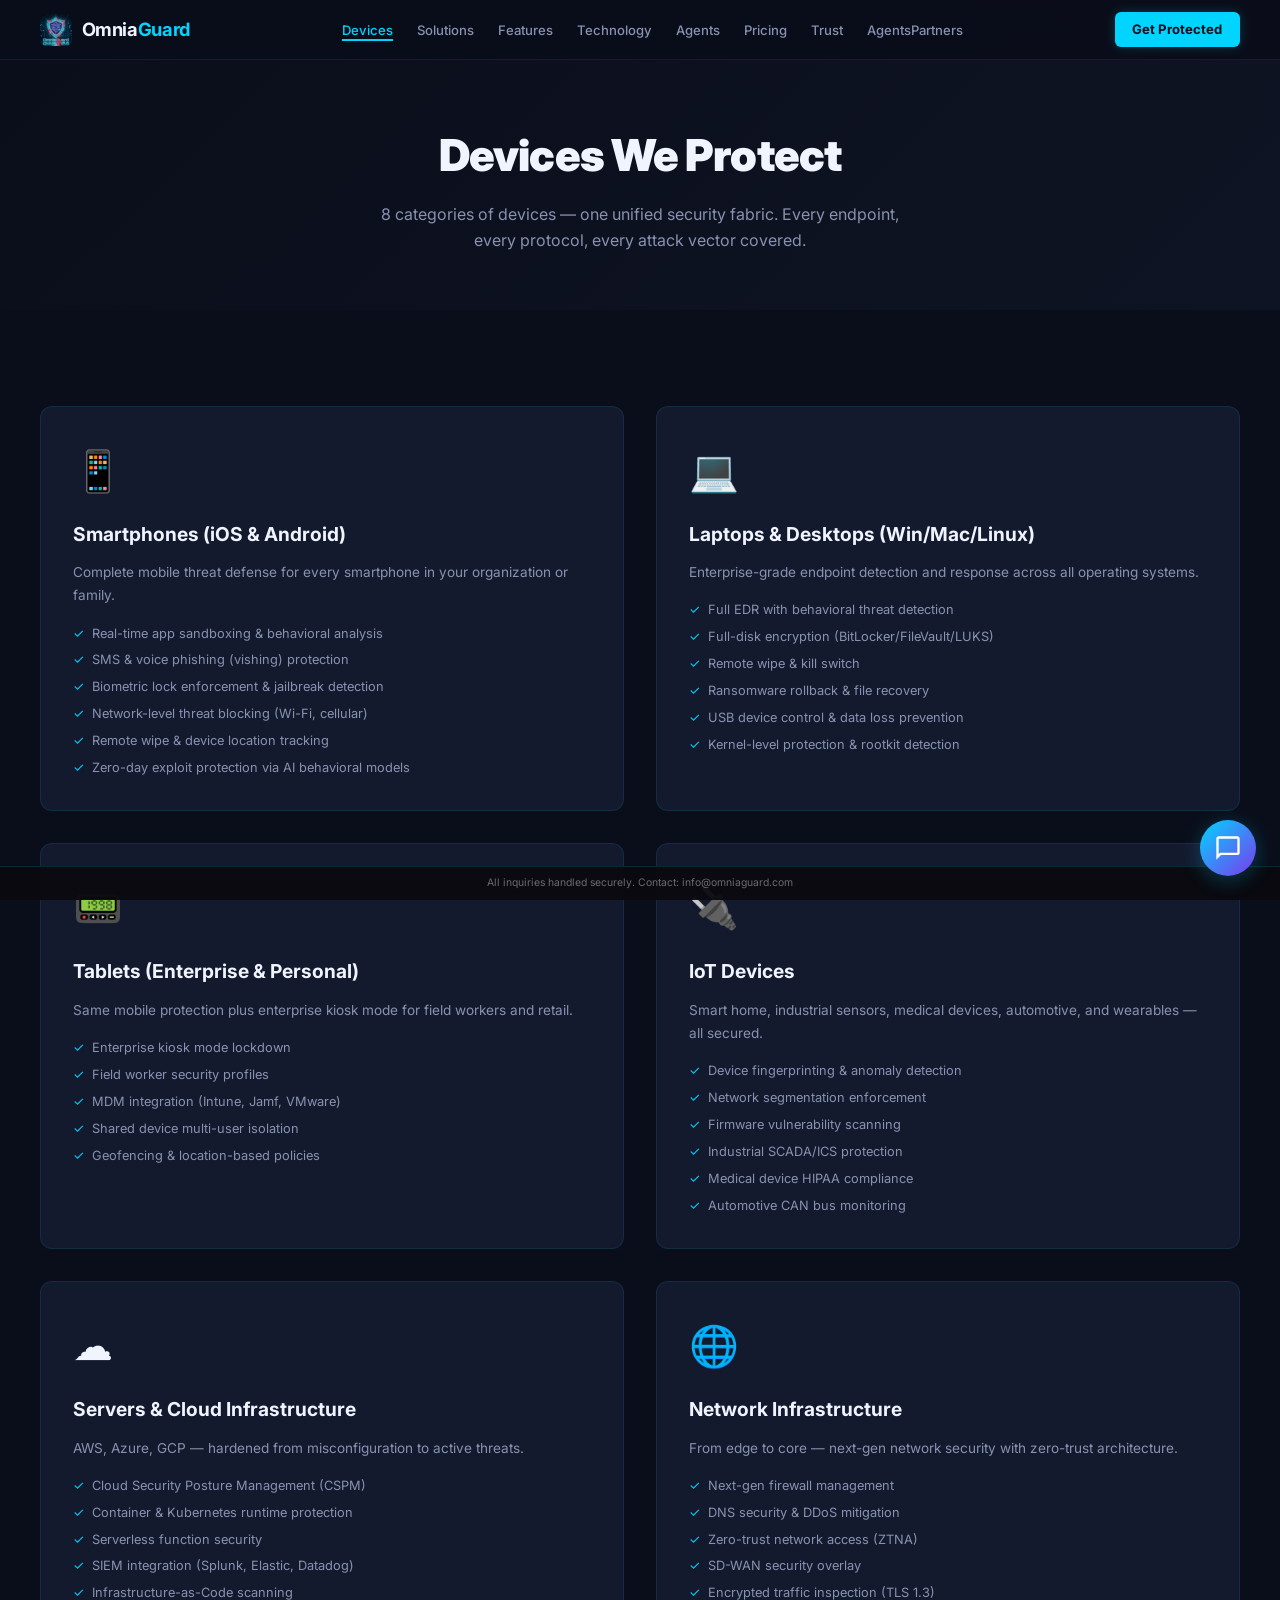
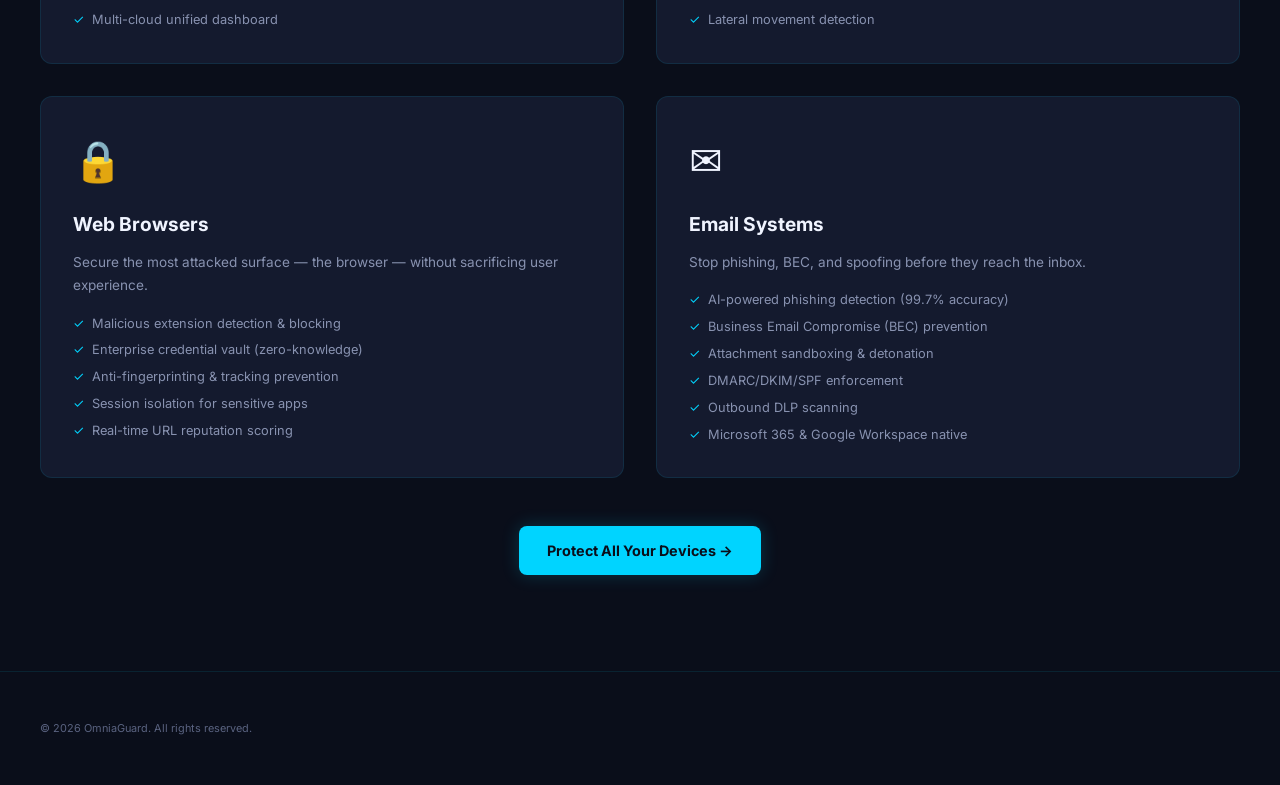
<file: devices.html>
<!DOCTYPE html>
<html lang="en">
<head>
    <meta charset="UTF-8"><meta name="viewport" content="width=device-width, initial-scale=1.0">
    <title>Devices We Protect | OmniaGuard</title>
    <meta name="description" content="OmniaGuard protects 8 device categories: smartphones, laptops, tablets, IoT, servers, network, browsers, and email systems.">
    <link rel="icon" type="image/webp" href="assets/omniaguard-logo.webp">
    <link rel="preconnect" href="https://fonts.googleapis.com"><link rel="preconnect" href="https://fonts.gstatic.com" crossorigin>
    <link href="https://fonts.googleapis.com/css2?family=Inter:wght@400;500;600;700;800;900&family=JetBrains+Mono:wght@400;500;700&display=swap" media="print" onload="this.media='all'" rel="stylesheet">
    <link rel="stylesheet" href="style.css">
</head>
<body>
    <nav class="nav"><div class="nav-in">
        <a href="index.html" class="nav-logo"><img src="assets/omniaguard-logo.webp" alt="OmniaGuard" width="32" height="32" loading="eager"><b>Omnia<span>Guard</span></b></a>
        <ul class="nav-links"><li><a href="devices.html" class="active">Devices</a></li><li><a href="solutions.html">Solutions</a></li><li><a href="features.html">Features</a></li><li><a href="technology.html">Technology</a></li><li><a href="agents.html">Agents</a></li>
            <li><a href="pricing.html">Pricing</a></li><li><a href="about.html">Trust</a></li><li><a href="agents.html">Agents</a><a href="partners.html">Partners</a></li></ul>
        <a href="pricing.html" class="nav-cta">Get Protected</a>
        <button class="mobile-btn" onclick="document.getElementById('mn').style.display=document.getElementById('mn').style.display==='block'?'none':'block'" aria-label="Menu"><svg viewBox="0 0 24 24" fill="none" stroke="currentColor" stroke-width="2"><path d="M3 12h18M3 6h18M3 18h18"/></svg></button>
    </div><div class="mobile-nav" id="mn"><a href="index.html">Home</a><a href="devices.html">Devices</a><a href="solutions.html">Solutions</a><a href="features.html">Features</a><a href="technology.html">Technology</a><a href="pricing.html">Pricing</a><a href="about.html">Trust</a><a href="partners.html">Partners</a></div></nav>

    <div class="pg-hdr"><h1>Devices We Protect</h1><p>8 categories of devices — one unified security fabric. Every endpoint, every protocol, every attack vector covered.</p></div>

    <section class="section"><div class="section-in">
        <div class="g2" style="gap:2rem">
            <div class="card" style="padding:2rem">
                <div style="font-size:2.5rem;margin-bottom:1rem">📱</div>
                <h3 style="font-size:1.2rem;font-weight:700;margin-bottom:.75rem">Smartphones (iOS & Android)</h3>
                <p style="font-size:.85rem;color:var(--txt2);line-height:1.7;margin-bottom:1rem">Complete mobile threat defense for every smartphone in your organization or family.</p>
                <ul style="list-style:none;display:flex;flex-direction:column;gap:.4rem">
                    <li style="font-size:.8rem;color:var(--txt2);display:flex;align-items:center;gap:.5rem"><span style="color:var(--accent)">✓</span> Real-time app sandboxing & behavioral analysis</li>
                    <li style="font-size:.8rem;color:var(--txt2);display:flex;align-items:center;gap:.5rem"><span style="color:var(--accent)">✓</span> SMS & voice phishing (vishing) protection</li>
                    <li style="font-size:.8rem;color:var(--txt2);display:flex;align-items:center;gap:.5rem"><span style="color:var(--accent)">✓</span> Biometric lock enforcement & jailbreak detection</li>
                    <li style="font-size:.8rem;color:var(--txt2);display:flex;align-items:center;gap:.5rem"><span style="color:var(--accent)">✓</span> Network-level threat blocking (Wi-Fi, cellular)</li>
                    <li style="font-size:.8rem;color:var(--txt2);display:flex;align-items:center;gap:.5rem"><span style="color:var(--accent)">✓</span> Remote wipe & device location tracking</li>
                    <li style="font-size:.8rem;color:var(--txt2);display:flex;align-items:center;gap:.5rem"><span style="color:var(--accent)">✓</span> Zero-day exploit protection via AI behavioral models</li>
                </ul>
            </div>
            <div class="card" style="padding:2rem">
                <div style="font-size:2.5rem;margin-bottom:1rem">💻</div>
                <h3 style="font-size:1.2rem;font-weight:700;margin-bottom:.75rem">Laptops & Desktops (Win/Mac/Linux)</h3>
                <p style="font-size:.85rem;color:var(--txt2);line-height:1.7;margin-bottom:1rem">Enterprise-grade endpoint detection and response across all operating systems.</p>
                <ul style="list-style:none;display:flex;flex-direction:column;gap:.4rem">
                    <li style="font-size:.8rem;color:var(--txt2);display:flex;align-items:center;gap:.5rem"><span style="color:var(--accent)">✓</span> Full EDR with behavioral threat detection</li>
                    <li style="font-size:.8rem;color:var(--txt2);display:flex;align-items:center;gap:.5rem"><span style="color:var(--accent)">✓</span> Full-disk encryption (BitLocker/FileVault/LUKS)</li>
                    <li style="font-size:.8rem;color:var(--txt2);display:flex;align-items:center;gap:.5rem"><span style="color:var(--accent)">✓</span> Remote wipe & kill switch</li>
                    <li style="font-size:.8rem;color:var(--txt2);display:flex;align-items:center;gap:.5rem"><span style="color:var(--accent)">✓</span> Ransomware rollback & file recovery</li>
                    <li style="font-size:.8rem;color:var(--txt2);display:flex;align-items:center;gap:.5rem"><span style="color:var(--accent)">✓</span> USB device control & data loss prevention</li>
                    <li style="font-size:.8rem;color:var(--txt2);display:flex;align-items:center;gap:.5rem"><span style="color:var(--accent)">✓</span> Kernel-level protection & rootkit detection</li>
                </ul>
            </div>
            <div class="card" style="padding:2rem">
                <div style="font-size:2.5rem;margin-bottom:1rem">📟</div>
                <h3 style="font-size:1.2rem;font-weight:700;margin-bottom:.75rem">Tablets (Enterprise & Personal)</h3>
                <p style="font-size:.85rem;color:var(--txt2);line-height:1.7;margin-bottom:1rem">Same mobile protection plus enterprise kiosk mode for field workers and retail.</p>
                <ul style="list-style:none;display:flex;flex-direction:column;gap:.4rem">
                    <li style="font-size:.8rem;color:var(--txt2);display:flex;align-items:center;gap:.5rem"><span style="color:var(--accent)">✓</span> Enterprise kiosk mode lockdown</li>
                    <li style="font-size:.8rem;color:var(--txt2);display:flex;align-items:center;gap:.5rem"><span style="color:var(--accent)">✓</span> Field worker security profiles</li>
                    <li style="font-size:.8rem;color:var(--txt2);display:flex;align-items:center;gap:.5rem"><span style="color:var(--accent)">✓</span> MDM integration (Intune, Jamf, VMware)</li>
                    <li style="font-size:.8rem;color:var(--txt2);display:flex;align-items:center;gap:.5rem"><span style="color:var(--accent)">✓</span> Shared device multi-user isolation</li>
                    <li style="font-size:.8rem;color:var(--txt2);display:flex;align-items:center;gap:.5rem"><span style="color:var(--accent)">✓</span> Geofencing & location-based policies</li>
                </ul>
            </div>
            <div class="card" style="padding:2rem">
                <div style="font-size:2.5rem;margin-bottom:1rem">🔌</div>
                <h3 style="font-size:1.2rem;font-weight:700;margin-bottom:.75rem">IoT Devices</h3>
                <p style="font-size:.85rem;color:var(--txt2);line-height:1.7;margin-bottom:1rem">Smart home, industrial sensors, medical devices, automotive, and wearables — all secured.</p>
                <ul style="list-style:none;display:flex;flex-direction:column;gap:.4rem">
                    <li style="font-size:.8rem;color:var(--txt2);display:flex;align-items:center;gap:.5rem"><span style="color:var(--accent)">✓</span> Device fingerprinting & anomaly detection</li>
                    <li style="font-size:.8rem;color:var(--txt2);display:flex;align-items:center;gap:.5rem"><span style="color:var(--accent)">✓</span> Network segmentation enforcement</li>
                    <li style="font-size:.8rem;color:var(--txt2);display:flex;align-items:center;gap:.5rem"><span style="color:var(--accent)">✓</span> Firmware vulnerability scanning</li>
                    <li style="font-size:.8rem;color:var(--txt2);display:flex;align-items:center;gap:.5rem"><span style="color:var(--accent)">✓</span> Industrial SCADA/ICS protection</li>
                    <li style="font-size:.8rem;color:var(--txt2);display:flex;align-items:center;gap:.5rem"><span style="color:var(--accent)">✓</span> Medical device HIPAA compliance</li>
                    <li style="font-size:.8rem;color:var(--txt2);display:flex;align-items:center;gap:.5rem"><span style="color:var(--accent)">✓</span> Automotive CAN bus monitoring</li>
                </ul>
            </div>
            <div class="card" style="padding:2rem">
                <div style="font-size:2.5rem;margin-bottom:1rem">☁️</div>
                <h3 style="font-size:1.2rem;font-weight:700;margin-bottom:.75rem">Servers & Cloud Infrastructure</h3>
                <p style="font-size:.85rem;color:var(--txt2);line-height:1.7;margin-bottom:1rem">AWS, Azure, GCP — hardened from misconfiguration to active threats.</p>
                <ul style="list-style:none;display:flex;flex-direction:column;gap:.4rem">
                    <li style="font-size:.8rem;color:var(--txt2);display:flex;align-items:center;gap:.5rem"><span style="color:var(--accent)">✓</span> Cloud Security Posture Management (CSPM)</li>
                    <li style="font-size:.8rem;color:var(--txt2);display:flex;align-items:center;gap:.5rem"><span style="color:var(--accent)">✓</span> Container & Kubernetes runtime protection</li>
                    <li style="font-size:.8rem;color:var(--txt2);display:flex;align-items:center;gap:.5rem"><span style="color:var(--accent)">✓</span> Serverless function security</li>
                    <li style="font-size:.8rem;color:var(--txt2);display:flex;align-items:center;gap:.5rem"><span style="color:var(--accent)">✓</span> SIEM integration (Splunk, Elastic, Datadog)</li>
                    <li style="font-size:.8rem;color:var(--txt2);display:flex;align-items:center;gap:.5rem"><span style="color:var(--accent)">✓</span> Infrastructure-as-Code scanning</li>
                    <li style="font-size:.8rem;color:var(--txt2);display:flex;align-items:center;gap:.5rem"><span style="color:var(--accent)">✓</span> Multi-cloud unified dashboard</li>
                </ul>
            </div>
            <div class="card" style="padding:2rem">
                <div style="font-size:2.5rem;margin-bottom:1rem">🌐</div>
                <h3 style="font-size:1.2rem;font-weight:700;margin-bottom:.75rem">Network Infrastructure</h3>
                <p style="font-size:.85rem;color:var(--txt2);line-height:1.7;margin-bottom:1rem">From edge to core — next-gen network security with zero-trust architecture.</p>
                <ul style="list-style:none;display:flex;flex-direction:column;gap:.4rem">
                    <li style="font-size:.8rem;color:var(--txt2);display:flex;align-items:center;gap:.5rem"><span style="color:var(--accent)">✓</span> Next-gen firewall management</li>
                    <li style="font-size:.8rem;color:var(--txt2);display:flex;align-items:center;gap:.5rem"><span style="color:var(--accent)">✓</span> DNS security & DDoS mitigation</li>
                    <li style="font-size:.8rem;color:var(--txt2);display:flex;align-items:center;gap:.5rem"><span style="color:var(--accent)">✓</span> Zero-trust network access (ZTNA)</li>
                    <li style="font-size:.8rem;color:var(--txt2);display:flex;align-items:center;gap:.5rem"><span style="color:var(--accent)">✓</span> SD-WAN security overlay</li>
                    <li style="font-size:.8rem;color:var(--txt2);display:flex;align-items:center;gap:.5rem"><span style="color:var(--accent)">✓</span> Encrypted traffic inspection (TLS 1.3)</li>
                    <li style="font-size:.8rem;color:var(--txt2);display:flex;align-items:center;gap:.5rem"><span style="color:var(--accent)">✓</span> Lateral movement detection</li>
                </ul>
            </div>
            <div class="card" style="padding:2rem">
                <div style="font-size:2.5rem;margin-bottom:1rem">🔒</div>
                <h3 style="font-size:1.2rem;font-weight:700;margin-bottom:.75rem">Web Browsers</h3>
                <p style="font-size:.85rem;color:var(--txt2);line-height:1.7;margin-bottom:1rem">Secure the most attacked surface — the browser — without sacrificing user experience.</p>
                <ul style="list-style:none;display:flex;flex-direction:column;gap:.4rem">
                    <li style="font-size:.8rem;color:var(--txt2);display:flex;align-items:center;gap:.5rem"><span style="color:var(--accent)">✓</span> Malicious extension detection & blocking</li>
                    <li style="font-size:.8rem;color:var(--txt2);display:flex;align-items:center;gap:.5rem"><span style="color:var(--accent)">✓</span> Enterprise credential vault (zero-knowledge)</li>
                    <li style="font-size:.8rem;color:var(--txt2);display:flex;align-items:center;gap:.5rem"><span style="color:var(--accent)">✓</span> Anti-fingerprinting & tracking prevention</li>
                    <li style="font-size:.8rem;color:var(--txt2);display:flex;align-items:center;gap:.5rem"><span style="color:var(--accent)">✓</span> Session isolation for sensitive apps</li>
                    <li style="font-size:.8rem;color:var(--txt2);display:flex;align-items:center;gap:.5rem"><span style="color:var(--accent)">✓</span> Real-time URL reputation scoring</li>
                </ul>
            </div>
            <div class="card" style="padding:2rem">
                <div style="font-size:2.5rem;margin-bottom:1rem">✉️</div>
                <h3 style="font-size:1.2rem;font-weight:700;margin-bottom:.75rem">Email Systems</h3>
                <p style="font-size:.85rem;color:var(--txt2);line-height:1.7;margin-bottom:1rem">Stop phishing, BEC, and spoofing before they reach the inbox.</p>
                <ul style="list-style:none;display:flex;flex-direction:column;gap:.4rem">
                    <li style="font-size:.8rem;color:var(--txt2);display:flex;align-items:center;gap:.5rem"><span style="color:var(--accent)">✓</span> AI-powered phishing detection (99.7% accuracy)</li>
                    <li style="font-size:.8rem;color:var(--txt2);display:flex;align-items:center;gap:.5rem"><span style="color:var(--accent)">✓</span> Business Email Compromise (BEC) prevention</li>
                    <li style="font-size:.8rem;color:var(--txt2);display:flex;align-items:center;gap:.5rem"><span style="color:var(--accent)">✓</span> Attachment sandboxing & detonation</li>
                    <li style="font-size:.8rem;color:var(--txt2);display:flex;align-items:center;gap:.5rem"><span style="color:var(--accent)">✓</span> DMARC/DKIM/SPF enforcement</li>
                    <li style="font-size:.8rem;color:var(--txt2);display:flex;align-items:center;gap:.5rem"><span style="color:var(--accent)">✓</span> Outbound DLP scanning</li>
                    <li style="font-size:.8rem;color:var(--txt2);display:flex;align-items:center;gap:.5rem"><span style="color:var(--accent)">✓</span> Microsoft 365 & Google Workspace native</li>
                </ul>
            </div>
        </div>
        <div style="text-align:center;margin-top:3rem"><a href="pricing.html" class="btn btn-p">Protect All Your Devices →</a></div>
    </div></section>

    <footer class="footer"><div class="footer-in"><div class="footer-bot"><small>&copy; 2026 OmniaGuard. All rights reserved.</small><small></small></div></div></footer>
    <script>const obs=new IntersectionObserver(e=>e.forEach(x=>{if(x.isIntersecting)x.target.classList.add('vis')}),{threshold:.1});document.querySelectorAll('.card').forEach(el=>{el.classList.add('reveal');obs.observe(el)});</script>
<script src="chat-widget.js" defer></script>
<div style="position:fixed;bottom:0;left:0;right:0;background:rgba(10,10,15,.95);border-top:1px solid rgba(0,212,255,.15);padding:8px 20px;font-size:.65rem;color:rgba(255,255,255,.4);text-align:center;z-index:9999">All inquiries handled securely. Contact: info@omniaguard.com</div></body>
</html>
</file>
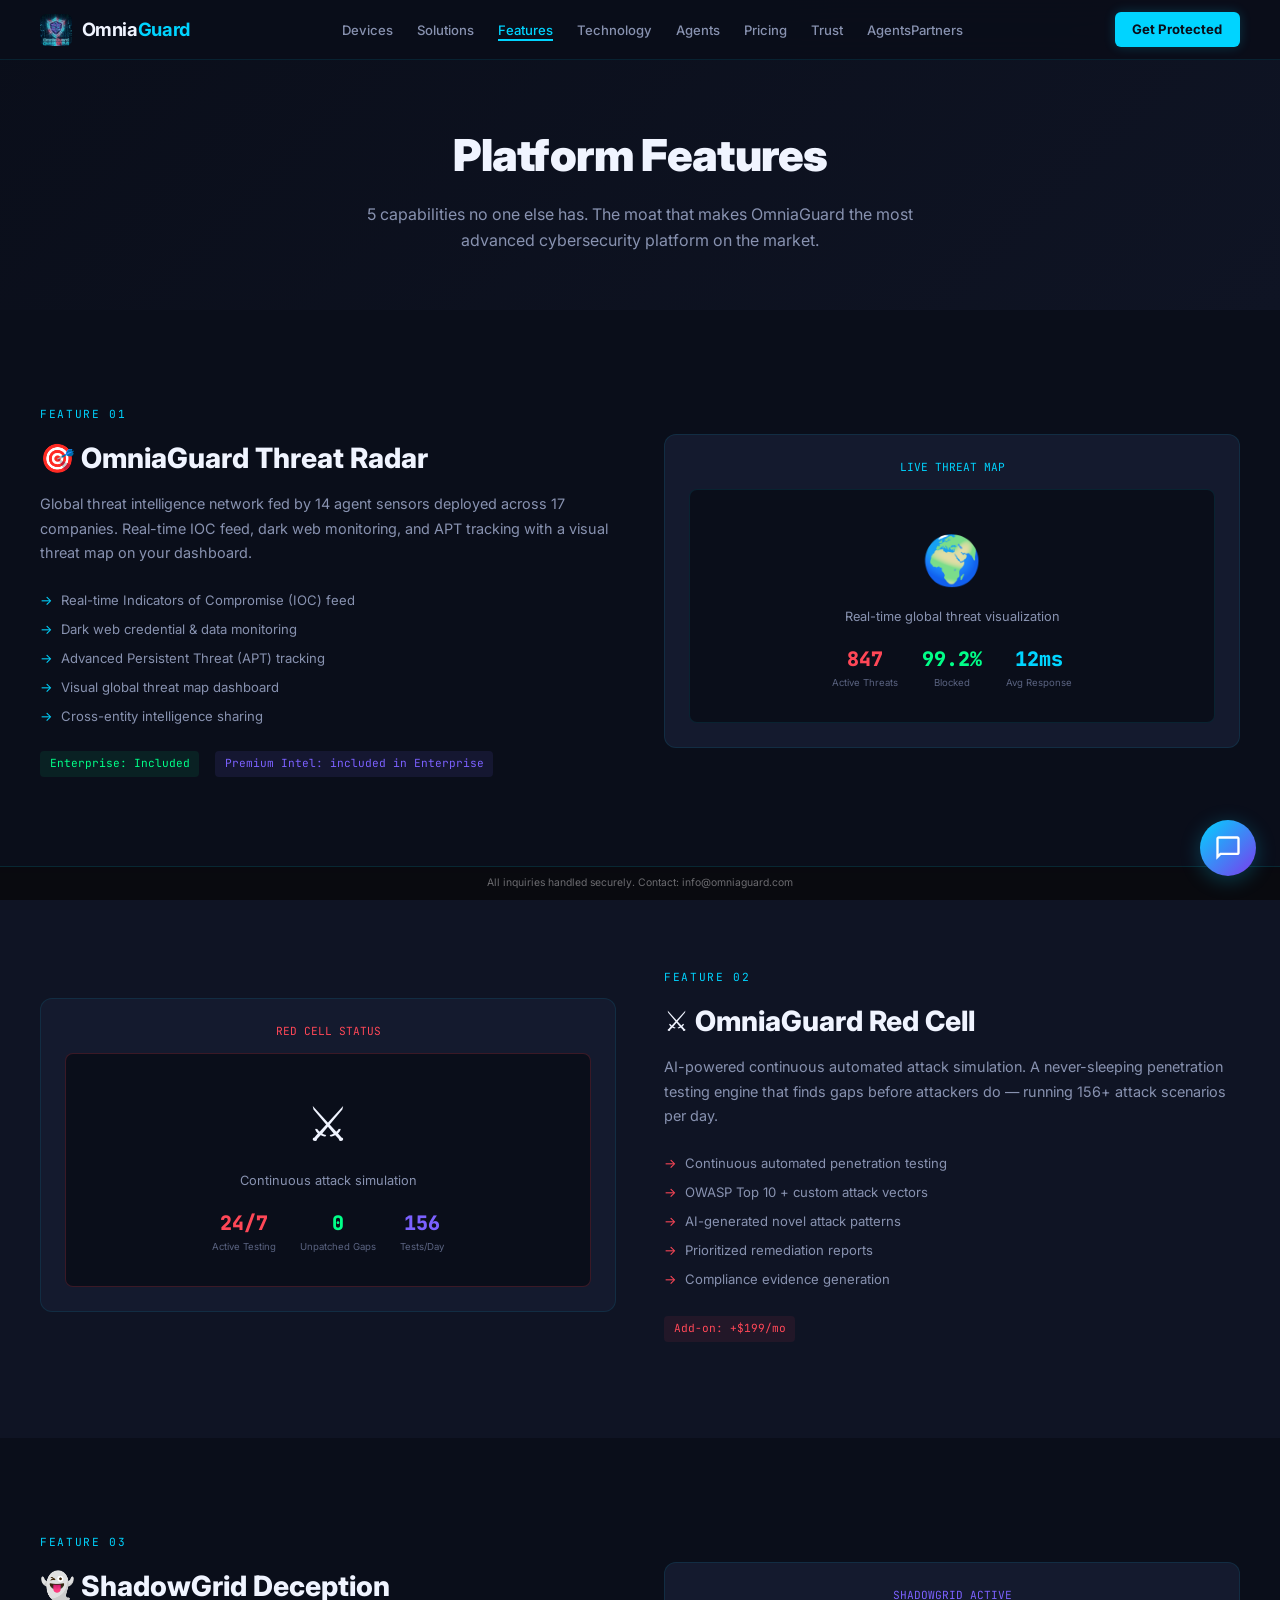
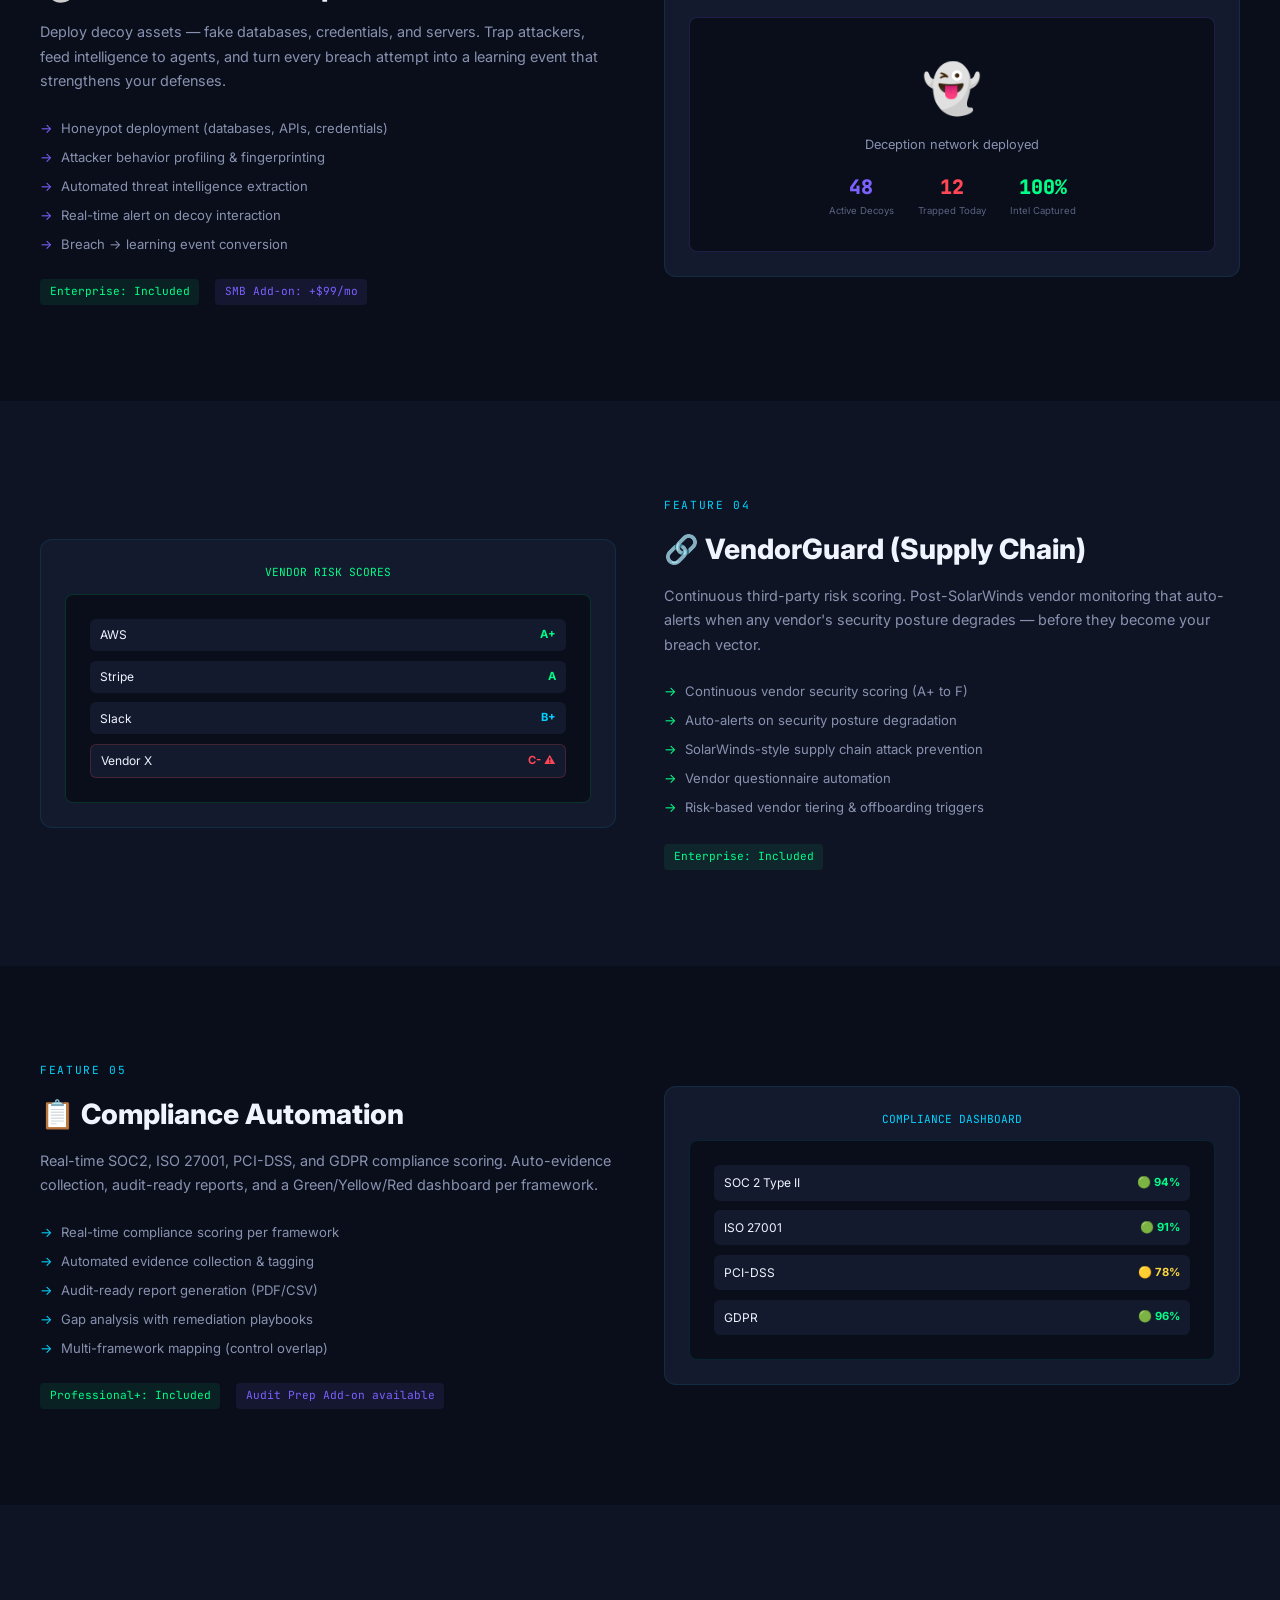
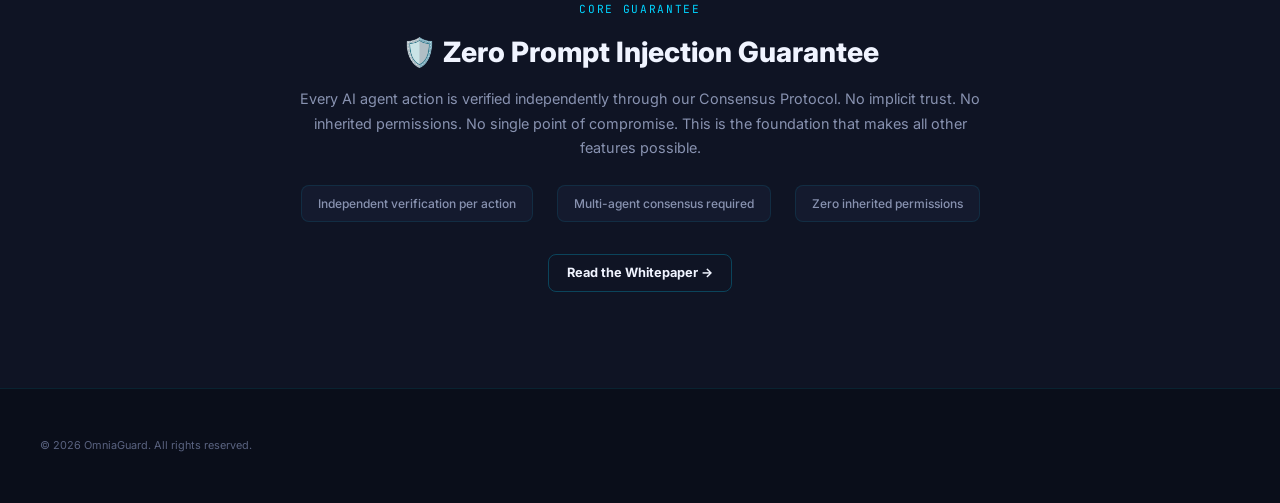
<file: features.html>
<!DOCTYPE html>
<html lang="en">
<head>
    <meta charset="UTF-8"><meta name="viewport" content="width=device-width, initial-scale=1.0">
    <title>Features | OmniaGuard</title>
    <meta name="description" content="OmniaGuard's 5 differentiator features: Threat Radar, Red Cell, ShadowGrid Deception, VendorGuard, and Compliance Automation.">
    <link rel="icon" type="image/webp" href="assets/omniaguard-logo.webp">
    <link rel="preconnect" href="https://fonts.googleapis.com"><link rel="preconnect" href="https://fonts.gstatic.com" crossorigin>
    <link href="https://fonts.googleapis.com/css2?family=Inter:wght@400;500;600;700;800;900&family=JetBrains+Mono:wght@400;500;700&display=swap" media="print" onload="this.media='all'" rel="stylesheet">
    <link rel="stylesheet" href="style.css">
</head>
<body>
    <nav class="nav"><div class="nav-in">
        <a href="index.html" class="nav-logo"><img src="assets/omniaguard-logo.webp" alt="OmniaGuard" width="32" height="32" loading="eager"><b>Omnia<span>Guard</span></b></a>
        <ul class="nav-links"><li><a href="devices.html">Devices</a></li><li><a href="solutions.html">Solutions</a></li><li><a href="features.html" class="active">Features</a></li><li><a href="technology.html">Technology</a></li><li><a href="agents.html">Agents</a></li>
            <li><a href="pricing.html">Pricing</a></li><li><a href="about.html">Trust</a></li><li><a href="agents.html">Agents</a><a href="partners.html">Partners</a></li></ul>
        <a href="pricing.html" class="nav-cta">Get Protected</a>
        <button class="mobile-btn" onclick="document.getElementById('mn').style.display=document.getElementById('mn').style.display==='block'?'none':'block'" aria-label="Menu"><svg viewBox="0 0 24 24" fill="none" stroke="currentColor" stroke-width="2"><path d="M3 12h18M3 6h18M3 18h18"/></svg></button>
    </div><div class="mobile-nav" id="mn"><a href="index.html">Home</a><a href="devices.html">Devices</a><a href="solutions.html">Solutions</a><a href="features.html">Features</a><a href="technology.html">Technology</a><a href="pricing.html">Pricing</a><a href="about.html">Trust</a><a href="partners.html">Partners</a></div></nav>

    <div class="pg-hdr"><h1>Platform Features</h1><p>5 capabilities no one else has. The moat that makes OmniaGuard the most advanced cybersecurity platform on the market.</p></div>

    <!-- Threat Radar -->
    <section class="section" id="threat-radar">
        <div class="section-in">
            <div class="g2" style="gap:3rem;align-items:center">
                <div>
                    <span class="section-lbl">Feature 01</span>
                    <h2 style="font-size:1.75rem;font-weight:800;margin-bottom:.75rem">🎯 OmniaGuard Threat Radar</h2>
                    <p style="font-size:.9rem;color:var(--txt2);line-height:1.7;margin-bottom:1.5rem">Global threat intelligence network fed by 14 agent sensors deployed across 17 companies. Real-time IOC feed, dark web monitoring, and APT tracking with a visual threat map on your dashboard.</p>
                    <div style="display:flex;flex-direction:column;gap:.5rem;margin-bottom:1.5rem">
                        <div style="font-size:.82rem;color:var(--txt2);display:flex;gap:.5rem"><span style="color:var(--accent)">→</span> Real-time Indicators of Compromise (IOC) feed</div>
                        <div style="font-size:.82rem;color:var(--txt2);display:flex;gap:.5rem"><span style="color:var(--accent)">→</span> Dark web credential & data monitoring</div>
                        <div style="font-size:.82rem;color:var(--txt2);display:flex;gap:.5rem"><span style="color:var(--accent)">→</span> Advanced Persistent Threat (APT) tracking</div>
                        <div style="font-size:.82rem;color:var(--txt2);display:flex;gap:.5rem"><span style="color:var(--accent)">→</span> Visual global threat map dashboard</div>
                        <div style="font-size:.82rem;color:var(--txt2);display:flex;gap:.5rem"><span style="color:var(--accent)">→</span> Cross-entity intelligence sharing</div>
                    </div>
                    <div style="display:flex;gap:1rem;align-items:center;flex-wrap:wrap">
                        <span class="feat-price">Enterprise: Included</span>
                        <span class="feat-price" style="background:rgba(123,97,255,.1);color:var(--accent2)">Premium Intel: included in Enterprise</span>
                    </div>
                </div>
                <div class="card" style="padding:1.5rem;text-align:center">
                    <div style="font-family:var(--mono);font-size:.7rem;color:var(--accent);margin-bottom:.75rem">LIVE THREAT MAP</div>
                    <div style="background:var(--bg);border-radius:8px;padding:2rem;border:1px solid var(--border)">
                        <div style="font-size:3rem;margin-bottom:.5rem">🌍</div>
                        <div style="font-size:.8rem;color:var(--txt2)">Real-time global threat visualization</div>
                        <div style="margin-top:1rem;display:flex;justify-content:center;gap:1.5rem">
                            <div><div style="font-size:1.25rem;font-weight:800;color:var(--red);font-family:var(--mono)">847</div><div style="font-size:.6rem;color:var(--txt3)">Active Threats</div></div>
                            <div><div style="font-size:1.25rem;font-weight:800;color:var(--accent3);font-family:var(--mono)">99.2%</div><div style="font-size:.6rem;color:var(--txt3)">Blocked</div></div>
                            <div><div style="font-size:1.25rem;font-weight:800;color:var(--accent);font-family:var(--mono)">12ms</div><div style="font-size:.6rem;color:var(--txt3)">Avg Response</div></div>
                        </div>
                    </div>
                </div>
            </div>
        </div>
    </section>

    <!-- Red Cell -->
    <section class="section section-alt" id="red-cell">
        <div class="section-in">
            <div class="g2" style="gap:3rem;align-items:center">
                <div class="card" style="padding:1.5rem;text-align:center">
                    <div style="font-family:var(--mono);font-size:.7rem;color:var(--red);margin-bottom:.75rem">RED CELL STATUS</div>
                    <div style="background:var(--bg);border-radius:8px;padding:2rem;border:1px solid rgba(255,71,87,.2)">
                        <div style="font-size:3rem;margin-bottom:.5rem">⚔️</div>
                        <div style="font-size:.8rem;color:var(--txt2)">Continuous attack simulation</div>
                        <div style="margin-top:1rem;display:flex;justify-content:center;gap:1.5rem">
                            <div><div style="font-size:1.25rem;font-weight:800;color:var(--red);font-family:var(--mono)">24/7</div><div style="font-size:.6rem;color:var(--txt3)">Active Testing</div></div>
                            <div><div style="font-size:1.25rem;font-weight:800;color:var(--accent3);font-family:var(--mono)">0</div><div style="font-size:.6rem;color:var(--txt3)">Unpatched Gaps</div></div>
                            <div><div style="font-size:1.25rem;font-weight:800;color:var(--accent2);font-family:var(--mono)">156</div><div style="font-size:.6rem;color:var(--txt3)">Tests/Day</div></div>
                        </div>
                    </div>
                </div>
                <div>
                    <span class="section-lbl">Feature 02</span>
                    <h2 style="font-size:1.75rem;font-weight:800;margin-bottom:.75rem">⚔️ OmniaGuard Red Cell</h2>
                    <p style="font-size:.9rem;color:var(--txt2);line-height:1.7;margin-bottom:1.5rem">AI-powered continuous automated attack simulation. A never-sleeping penetration testing engine that finds gaps before attackers do — running 156+ attack scenarios per day.</p>
                    <div style="display:flex;flex-direction:column;gap:.5rem;margin-bottom:1.5rem">
                        <div style="font-size:.82rem;color:var(--txt2);display:flex;gap:.5rem"><span style="color:var(--red)">→</span> Continuous automated penetration testing</div>
                        <div style="font-size:.82rem;color:var(--txt2);display:flex;gap:.5rem"><span style="color:var(--red)">→</span> OWASP Top 10 + custom attack vectors</div>
                        <div style="font-size:.82rem;color:var(--txt2);display:flex;gap:.5rem"><span style="color:var(--red)">→</span> AI-generated novel attack patterns</div>
                        <div style="font-size:.82rem;color:var(--txt2);display:flex;gap:.5rem"><span style="color:var(--red)">→</span> Prioritized remediation reports</div>
                        <div style="font-size:.82rem;color:var(--txt2);display:flex;gap:.5rem"><span style="color:var(--red)">→</span> Compliance evidence generation</div>
                    </div>
                    <span class="feat-price" style="background:rgba(255,71,87,.08);color:var(--red)">Add-on: +$199/mo</span>
                </div>
            </div>
        </div>
    </section>

    <!-- ShadowGrid -->
    <section class="section" id="shadowgrid">
        <div class="section-in">
            <div class="g2" style="gap:3rem;align-items:center">
                <div>
                    <span class="section-lbl">Feature 03</span>
                    <h2 style="font-size:1.75rem;font-weight:800;margin-bottom:.75rem">👻 ShadowGrid Deception</h2>
                    <p style="font-size:.9rem;color:var(--txt2);line-height:1.7;margin-bottom:1.5rem">Deploy decoy assets — fake databases, credentials, and servers. Trap attackers, feed intelligence to agents, and turn every breach attempt into a learning event that strengthens your defenses.</p>
                    <div style="display:flex;flex-direction:column;gap:.5rem;margin-bottom:1.5rem">
                        <div style="font-size:.82rem;color:var(--txt2);display:flex;gap:.5rem"><span style="color:var(--accent2)">→</span> Honeypot deployment (databases, APIs, credentials)</div>
                        <div style="font-size:.82rem;color:var(--txt2);display:flex;gap:.5rem"><span style="color:var(--accent2)">→</span> Attacker behavior profiling & fingerprinting</div>
                        <div style="font-size:.82rem;color:var(--txt2);display:flex;gap:.5rem"><span style="color:var(--accent2)">→</span> Automated threat intelligence extraction</div>
                        <div style="font-size:.82rem;color:var(--txt2);display:flex;gap:.5rem"><span style="color:var(--accent2)">→</span> Real-time alert on decoy interaction</div>
                        <div style="font-size:.82rem;color:var(--txt2);display:flex;gap:.5rem"><span style="color:var(--accent2)">→</span> Breach → learning event conversion</div>
                    </div>
                    <div style="display:flex;gap:1rem;flex-wrap:wrap">
                        <span class="feat-price">Enterprise: Included</span>
                        <span class="feat-price" style="background:rgba(123,97,255,.1);color:var(--accent2)">SMB Add-on: +$99/mo</span>
                    </div>
                </div>
                <div class="card" style="padding:1.5rem;text-align:center">
                    <div style="font-family:var(--mono);font-size:.7rem;color:var(--accent2);margin-bottom:.75rem">SHADOWGRID ACTIVE</div>
                    <div style="background:var(--bg);border-radius:8px;padding:2rem;border:1px solid rgba(123,97,255,.2)">
                        <div style="font-size:3rem;margin-bottom:.5rem">👻</div>
                        <div style="font-size:.8rem;color:var(--txt2)">Deception network deployed</div>
                        <div style="margin-top:1rem;display:flex;justify-content:center;gap:1.5rem">
                            <div><div style="font-size:1.25rem;font-weight:800;color:var(--accent2);font-family:var(--mono)">48</div><div style="font-size:.6rem;color:var(--txt3)">Active Decoys</div></div>
                            <div><div style="font-size:1.25rem;font-weight:800;color:var(--red);font-family:var(--mono)">12</div><div style="font-size:.6rem;color:var(--txt3)">Trapped Today</div></div>
                            <div><div style="font-size:1.25rem;font-weight:800;color:var(--accent3);font-family:var(--mono)">100%</div><div style="font-size:.6rem;color:var(--txt3)">Intel Captured</div></div>
                        </div>
                    </div>
                </div>
            </div>
        </div>
    </section>

    <!-- VendorGuard -->
    <section class="section section-alt" id="vendorguard">
        <div class="section-in">
            <div class="g2" style="gap:3rem;align-items:center">
                <div class="card" style="padding:1.5rem;text-align:center">
                    <div style="font-family:var(--mono);font-size:.7rem;color:var(--accent3);margin-bottom:.75rem">VENDOR RISK SCORES</div>
                    <div style="background:var(--bg);border-radius:8px;padding:1.5rem;border:1px solid rgba(0,255,136,.15)">
                        <div style="display:flex;flex-direction:column;gap:.6rem">
                            <div style="display:flex;justify-content:space-between;align-items:center;padding:.4rem .6rem;background:var(--bg3);border-radius:6px"><span style="font-size:.75rem;color:var(--txt)">AWS</span><span style="font-size:.7rem;font-weight:700;color:var(--accent3)">A+</span></div>
                            <div style="display:flex;justify-content:space-between;align-items:center;padding:.4rem .6rem;background:var(--bg3);border-radius:6px"><span style="font-size:.75rem;color:var(--txt)">Stripe</span><span style="font-size:.7rem;font-weight:700;color:var(--accent3)">A</span></div>
                            <div style="display:flex;justify-content:space-between;align-items:center;padding:.4rem .6rem;background:var(--bg3);border-radius:6px"><span style="font-size:.75rem;color:var(--txt)">Slack</span><span style="font-size:.7rem;font-weight:700;color:var(--accent)">B+</span></div>
                            <div style="display:flex;justify-content:space-between;align-items:center;padding:.4rem .6rem;background:var(--bg3);border-radius:6px;border:1px solid rgba(255,71,87,.2)"><span style="font-size:.75rem;color:var(--txt)">Vendor X</span><span style="font-size:.7rem;font-weight:700;color:var(--red)">C- ⚠️</span></div>
                        </div>
                    </div>
                </div>
                <div>
                    <span class="section-lbl">Feature 04</span>
                    <h2 style="font-size:1.75rem;font-weight:800;margin-bottom:.75rem">🔗 VendorGuard (Supply Chain)</h2>
                    <p style="font-size:.9rem;color:var(--txt2);line-height:1.7;margin-bottom:1.5rem">Continuous third-party risk scoring. Post-SolarWinds vendor monitoring that auto-alerts when any vendor's security posture degrades — before they become your breach vector.</p>
                    <div style="display:flex;flex-direction:column;gap:.5rem;margin-bottom:1.5rem">
                        <div style="font-size:.82rem;color:var(--txt2);display:flex;gap:.5rem"><span style="color:var(--accent3)">→</span> Continuous vendor security scoring (A+ to F)</div>
                        <div style="font-size:.82rem;color:var(--txt2);display:flex;gap:.5rem"><span style="color:var(--accent3)">→</span> Auto-alerts on security posture degradation</div>
                        <div style="font-size:.82rem;color:var(--txt2);display:flex;gap:.5rem"><span style="color:var(--accent3)">→</span> SolarWinds-style supply chain attack prevention</div>
                        <div style="font-size:.82rem;color:var(--txt2);display:flex;gap:.5rem"><span style="color:var(--accent3)">→</span> Vendor questionnaire automation</div>
                        <div style="font-size:.82rem;color:var(--txt2);display:flex;gap:.5rem"><span style="color:var(--accent3)">→</span> Risk-based vendor tiering & offboarding triggers</div>
                    </div>
                    <span class="feat-price">Enterprise: Included</span>
                </div>
            </div>
        </div>
    </section>

    <!-- Compliance Automation -->
    <section class="section" id="compliance">
        <div class="section-in">
            <div class="g2" style="gap:3rem;align-items:center">
                <div>
                    <span class="section-lbl">Feature 05</span>
                    <h2 style="font-size:1.75rem;font-weight:800;margin-bottom:.75rem">📋 Compliance Automation</h2>
                    <p style="font-size:.9rem;color:var(--txt2);line-height:1.7;margin-bottom:1.5rem">Real-time SOC2, ISO 27001, PCI-DSS, and GDPR compliance scoring. Auto-evidence collection, audit-ready reports, and a Green/Yellow/Red dashboard per framework.</p>
                    <div style="display:flex;flex-direction:column;gap:.5rem;margin-bottom:1.5rem">
                        <div style="font-size:.82rem;color:var(--txt2);display:flex;gap:.5rem"><span style="color:var(--accent)">→</span> Real-time compliance scoring per framework</div>
                        <div style="font-size:.82rem;color:var(--txt2);display:flex;gap:.5rem"><span style="color:var(--accent)">→</span> Automated evidence collection & tagging</div>
                        <div style="font-size:.82rem;color:var(--txt2);display:flex;gap:.5rem"><span style="color:var(--accent)">→</span> Audit-ready report generation (PDF/CSV)</div>
                        <div style="font-size:.82rem;color:var(--txt2);display:flex;gap:.5rem"><span style="color:var(--accent)">→</span> Gap analysis with remediation playbooks</div>
                        <div style="font-size:.82rem;color:var(--txt2);display:flex;gap:.5rem"><span style="color:var(--accent)">→</span> Multi-framework mapping (control overlap)</div>
                    </div>
                    <div style="display:flex;gap:1rem;flex-wrap:wrap">
                        <span class="feat-price">Professional+: Included</span>
                        <span class="feat-price" style="background:rgba(123,97,255,.1);color:var(--accent2)">Audit Prep Add-on available</span>
                    </div>
                </div>
                <div class="card" style="padding:1.5rem;text-align:center">
                    <div style="font-family:var(--mono);font-size:.7rem;color:var(--accent);margin-bottom:.75rem">COMPLIANCE DASHBOARD</div>
                    <div style="background:var(--bg);border-radius:8px;padding:1.5rem;border:1px solid var(--border)">
                        <div style="display:flex;flex-direction:column;gap:.6rem">
                            <div style="display:flex;justify-content:space-between;align-items:center;padding:.5rem .6rem;background:var(--bg3);border-radius:6px"><span style="font-size:.75rem;color:var(--txt)">SOC 2 Type II</span><span style="font-size:.7rem;font-weight:700;color:var(--accent3)">🟢 94%</span></div>
                            <div style="display:flex;justify-content:space-between;align-items:center;padding:.5rem .6rem;background:var(--bg3);border-radius:6px"><span style="font-size:.75rem;color:var(--txt)">ISO 27001</span><span style="font-size:.7rem;font-weight:700;color:var(--accent3)">🟢 91%</span></div>
                            <div style="display:flex;justify-content:space-between;align-items:center;padding:.5rem .6rem;background:var(--bg3);border-radius:6px"><span style="font-size:.75rem;color:var(--txt)">PCI-DSS</span><span style="font-size:.7rem;font-weight:700;color:#FFD93D">🟡 78%</span></div>
                            <div style="display:flex;justify-content:space-between;align-items:center;padding:.5rem .6rem;background:var(--bg3);border-radius:6px"><span style="font-size:.75rem;color:var(--txt)">GDPR</span><span style="font-size:.7rem;font-weight:700;color:var(--accent3)">🟢 96%</span></div>
                        </div>
                    </div>
                </div>
            </div>
        </div>
    </section>

    <!-- Zero Prompt Injection -->
    <section class="section section-alt" id="zpi">
        <div class="section-in" style="text-align:center;max-width:700px">
            <span class="section-lbl">Core Guarantee</span>
            <h2 style="font-size:1.75rem;font-weight:800;margin-bottom:.75rem">🛡️ Zero Prompt Injection Guarantee</h2>
            <p style="font-size:.9rem;color:var(--txt2);line-height:1.7;margin-bottom:1.5rem">Every AI agent action is verified independently through our Consensus Protocol. No implicit trust. No inherited permissions. No single point of compromise. This is the foundation that makes all other features possible.</p>
            <div style="display:flex;justify-content:center;gap:1.5rem;flex-wrap:wrap;margin-bottom:2rem">
                <div class="trust-badge">Independent verification per action</div>
                <div class="trust-badge">Multi-agent consensus required</div>
                <div class="trust-badge">Zero inherited permissions</div>
            </div>
            <a href="technology.html" class="btn btn-s btn-sm">Read the Whitepaper →</a>
        </div>
    </section>

    <footer class="footer"><div class="footer-in"><div class="footer-bot"><small>&copy; 2026 OmniaGuard. All rights reserved.</small><small></small></div></div></footer>
<script src="chat-widget.js" defer></script>
<div style="position:fixed;bottom:0;left:0;right:0;background:rgba(10,10,15,.95);border-top:1px solid rgba(0,212,255,.15);padding:8px 20px;font-size:.65rem;color:rgba(255,255,255,.4);text-align:center;z-index:9999">All inquiries handled securely. Contact: info@omniaguard.com</div></body>
</html>
</file>
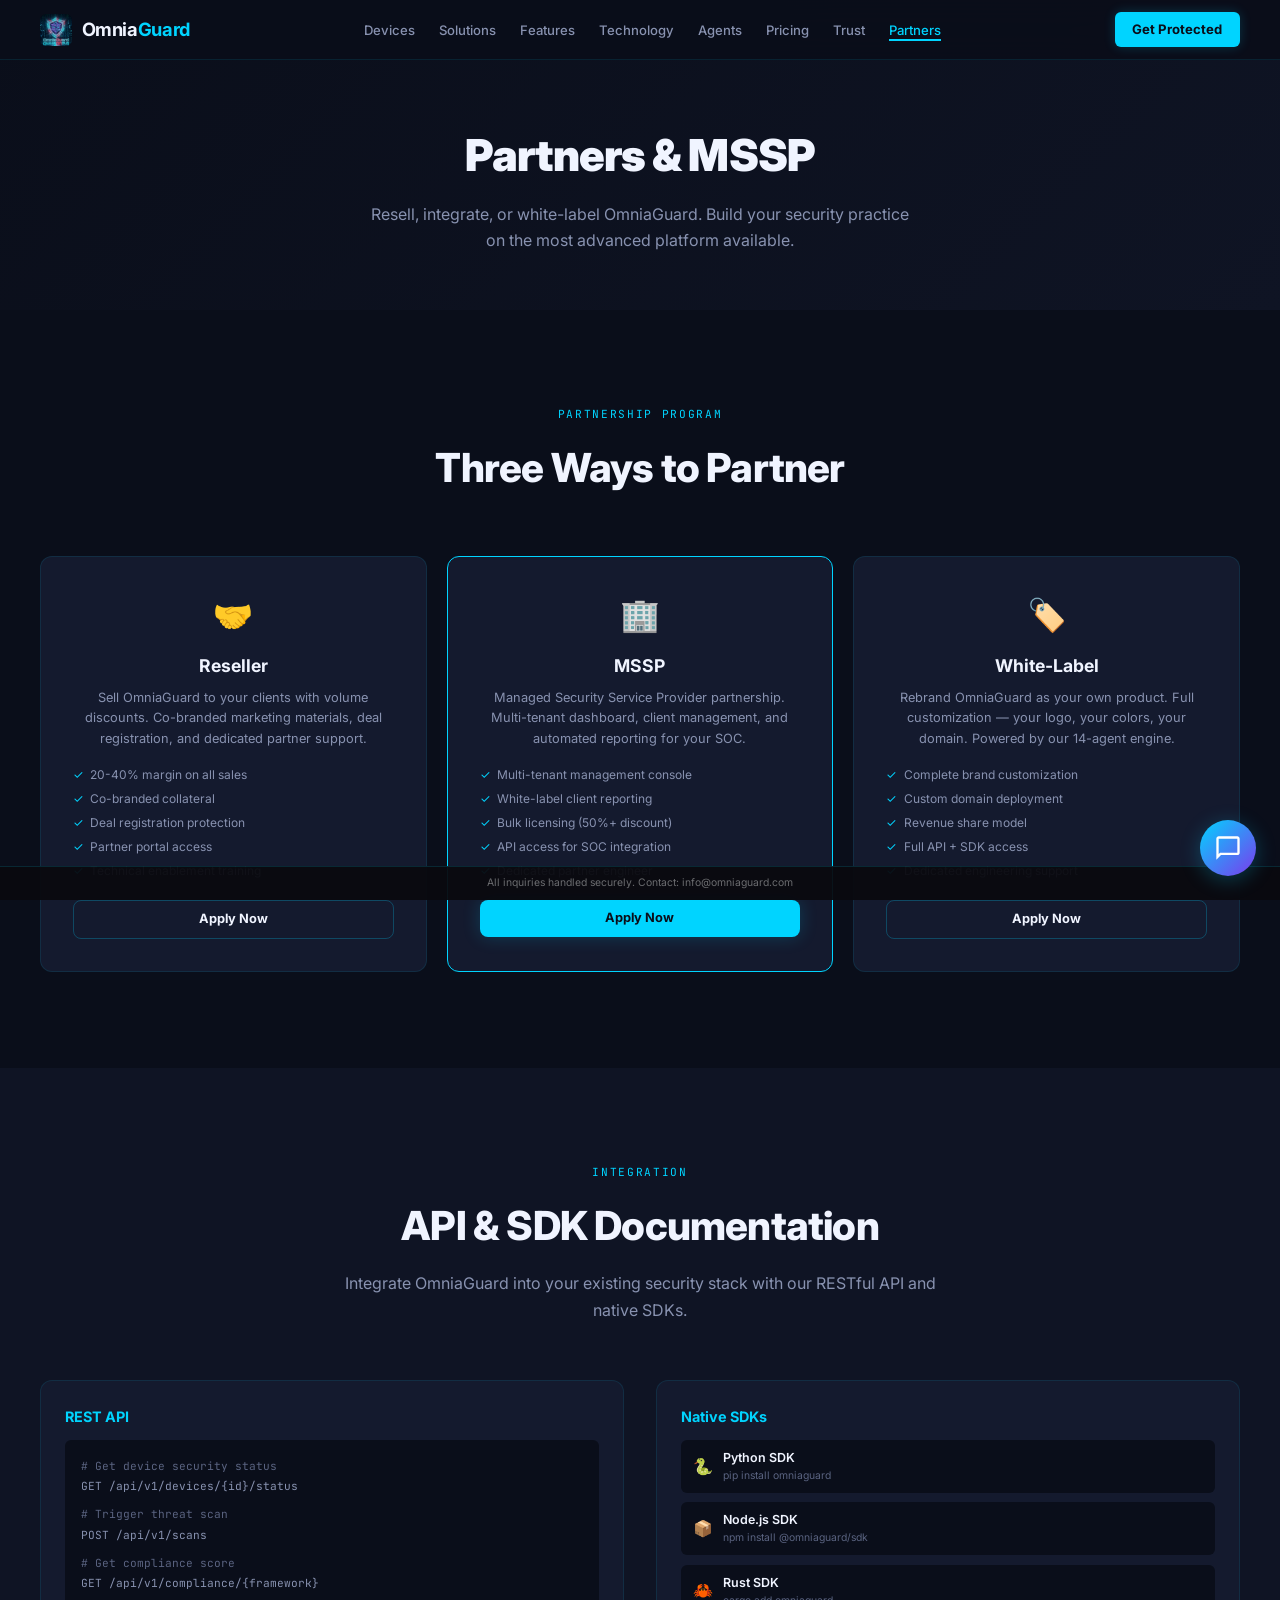
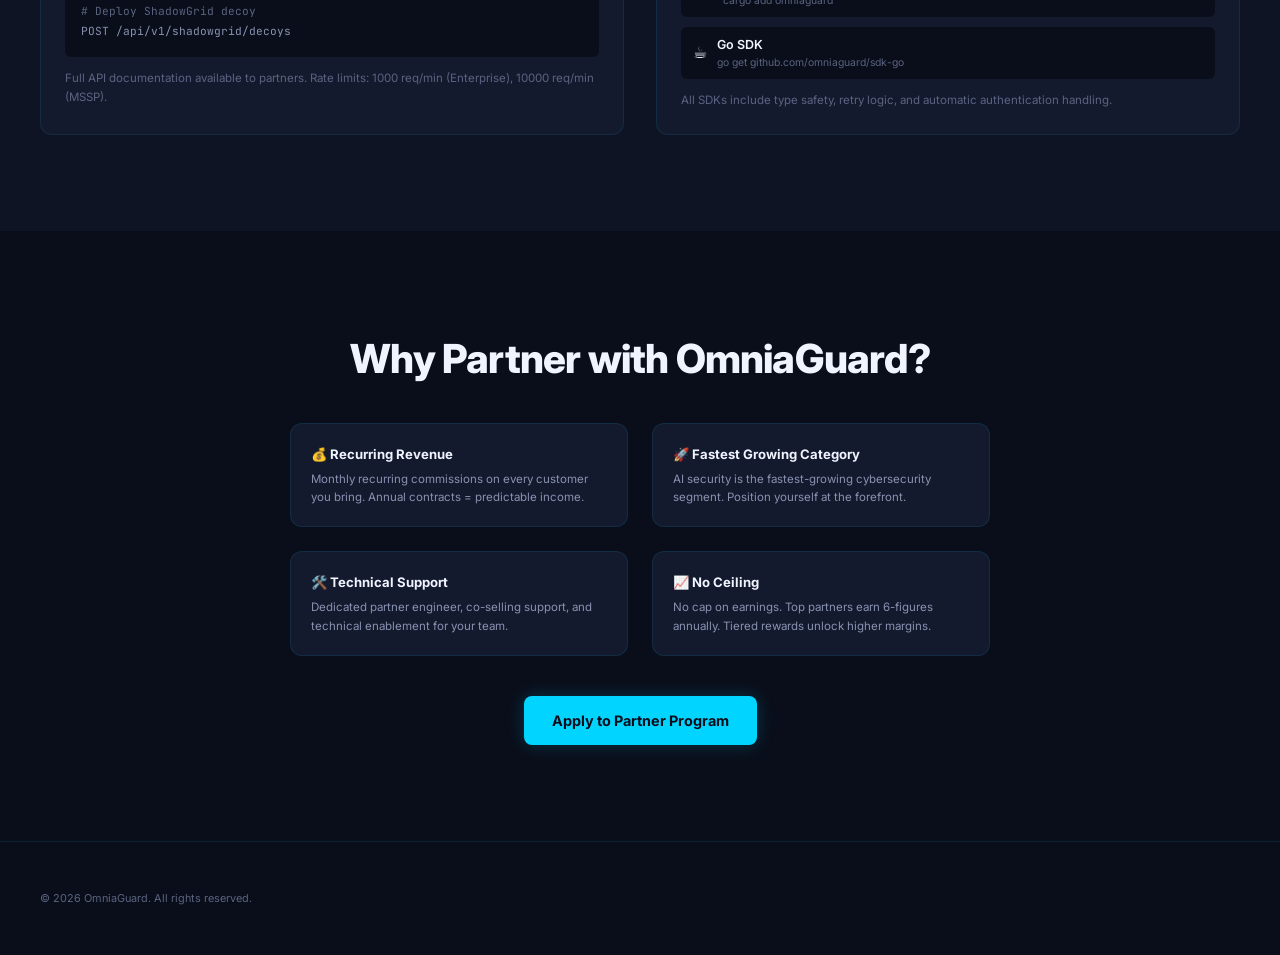
<file: partners.html>
<!DOCTYPE html>
<html lang="en">
<head>
    <meta charset="UTF-8"><meta name="viewport" content="width=device-width, initial-scale=1.0">
    <title>Partners & MSSP | OmniaGuard</title>
    <meta name="description" content="OmniaGuard partner program: MSSP partnerships, reseller programs, API documentation, and white-label options.">
    <link rel="icon" type="image/webp" href="assets/omniaguard-logo.webp">
    <link rel="preconnect" href="https://fonts.googleapis.com"><link rel="preconnect" href="https://fonts.gstatic.com" crossorigin>
    <link href="https://fonts.googleapis.com/css2?family=Inter:wght@400;500;600;700;800;900&family=JetBrains+Mono:wght@400;500;700&display=swap" media="print" onload="this.media='all'" rel="stylesheet">
    <link rel="stylesheet" href="style.css">
</head>
<body>
    <nav class="nav"><div class="nav-in">
        <a href="index.html" class="nav-logo"><img src="assets/omniaguard-logo.webp" alt="OmniaGuard" width="32" height="32" loading="eager"><b>Omnia<span>Guard</span></b></a>
        <ul class="nav-links"><li><a href="devices.html">Devices</a></li><li><a href="solutions.html">Solutions</a></li><li><a href="features.html">Features</a></li><li><a href="technology.html">Technology</a></li><li><a href="agents.html">Agents</a></li>
            <li><a href="pricing.html">Pricing</a></li><li><a href="about.html">Trust</a></li><li><a href="partners.html" class="active">Partners</a></li></ul>
        <a href="pricing.html" class="nav-cta">Get Protected</a>
        <button class="mobile-btn" onclick="document.getElementById('mn').style.display=document.getElementById('mn').style.display==='block'?'none':'block'" aria-label="Menu"><svg viewBox="0 0 24 24" fill="none" stroke="currentColor" stroke-width="2"><path d="M3 12h18M3 6h18M3 18h18"/></svg></button>
    </div><div class="mobile-nav" id="mn"><a href="index.html">Home</a><a href="devices.html">Devices</a><a href="solutions.html">Solutions</a><a href="features.html">Features</a><a href="technology.html">Technology</a><a href="pricing.html">Pricing</a><a href="about.html">Trust</a><a href="agents.html">Agents</a><a href="partners.html">Partners</a></div></nav>

    <div class="pg-hdr"><h1>Partners & MSSP</h1><p>Resell, integrate, or white-label OmniaGuard. Build your security practice on the most advanced platform available.</p></div>

    <!-- Partner Tiers -->
    <section class="section"><div class="section-in"><div class="section-hdr">
        <span class="section-lbl">Partnership Program</span>
        <h2 class="section-ttl">Three Ways to Partner</h2>
    </div>
    <div class="g3">
        <div class="card" style="padding:2rem;text-align:center">
            <div style="font-size:2rem;margin-bottom:.75rem">🤝</div>
            <h3 style="font-size:1.1rem;font-weight:700;margin-bottom:.5rem">Reseller</h3>
            <p style="font-size:.8rem;color:var(--txt2);line-height:1.6;margin-bottom:1rem">Sell OmniaGuard to your clients with volume discounts. Co-branded marketing materials, deal registration, and dedicated partner support.</p>
            <ul style="list-style:none;text-align:left;display:flex;flex-direction:column;gap:.3rem;margin-bottom:1.25rem">
                <li style="font-size:.75rem;color:var(--txt2);display:flex;gap:.4rem"><span style="color:var(--accent)">✓</span> 20-40% margin on all sales</li>
                <li style="font-size:.75rem;color:var(--txt2);display:flex;gap:.4rem"><span style="color:var(--accent)">✓</span> Co-branded collateral</li>
                <li style="font-size:.75rem;color:var(--txt2);display:flex;gap:.4rem"><span style="color:var(--accent)">✓</span> Deal registration protection</li>
                <li style="font-size:.75rem;color:var(--txt2);display:flex;gap:.4rem"><span style="color:var(--accent)">✓</span> Partner portal access</li>
                <li style="font-size:.75rem;color:var(--txt2);display:flex;gap:.4rem"><span style="color:var(--accent)">✓</span> Technical enablement training</li>
            </ul>
            <a href="about.html#contact" class="btn btn-s btn-sm" style="width:100%;justify-content:center">Apply Now</a>
        </div>
        <div class="card" style="padding:2rem;text-align:center;border-color:var(--accent)">
            <div style="font-size:2rem;margin-bottom:.75rem">🏢</div>
            <h3 style="font-size:1.1rem;font-weight:700;margin-bottom:.5rem">MSSP</h3>
            <p style="font-size:.8rem;color:var(--txt2);line-height:1.6;margin-bottom:1rem">Managed Security Service Provider partnership. Multi-tenant dashboard, client management, and automated reporting for your SOC.</p>
            <ul style="list-style:none;text-align:left;display:flex;flex-direction:column;gap:.3rem;margin-bottom:1.25rem">
                <li style="font-size:.75rem;color:var(--txt2);display:flex;gap:.4rem"><span style="color:var(--accent)">✓</span> Multi-tenant management console</li>
                <li style="font-size:.75rem;color:var(--txt2);display:flex;gap:.4rem"><span style="color:var(--accent)">✓</span> White-label client reporting</li>
                <li style="font-size:.75rem;color:var(--txt2);display:flex;gap:.4rem"><span style="color:var(--accent)">✓</span> Bulk licensing (50%+ discount)</li>
                <li style="font-size:.75rem;color:var(--txt2);display:flex;gap:.4rem"><span style="color:var(--accent)">✓</span> API access for SOC integration</li>
                <li style="font-size:.75rem;color:var(--txt2);display:flex;gap:.4rem"><span style="color:var(--accent)">✓</span> Dedicated partner engineer</li>
            </ul>
            <a href="about.html#contact" class="btn btn-p btn-sm" style="width:100%;justify-content:center">Apply Now</a>
        </div>
        <div class="card" style="padding:2rem;text-align:center">
            <div style="font-size:2rem;margin-bottom:.75rem">🏷️</div>
            <h3 style="font-size:1.1rem;font-weight:700;margin-bottom:.5rem">White-Label</h3>
            <p style="font-size:.8rem;color:var(--txt2);line-height:1.6;margin-bottom:1rem">Rebrand OmniaGuard as your own product. Full customization — your logo, your colors, your domain. Powered by our 14-agent engine.</p>
            <ul style="list-style:none;text-align:left;display:flex;flex-direction:column;gap:.3rem;margin-bottom:1.25rem">
                <li style="font-size:.75rem;color:var(--txt2);display:flex;gap:.4rem"><span style="color:var(--accent)">✓</span> Complete brand customization</li>
                <li style="font-size:.75rem;color:var(--txt2);display:flex;gap:.4rem"><span style="color:var(--accent)">✓</span> Custom domain deployment</li>
                <li style="font-size:.75rem;color:var(--txt2);display:flex;gap:.4rem"><span style="color:var(--accent)">✓</span> Revenue share model</li>
                <li style="font-size:.75rem;color:var(--txt2);display:flex;gap:.4rem"><span style="color:var(--accent)">✓</span> Full API + SDK access</li>
                <li style="font-size:.75rem;color:var(--txt2);display:flex;gap:.4rem"><span style="color:var(--accent)">✓</span> Dedicated engineering support</li>
            </ul>
            <a href="about.html#contact" class="btn btn-s btn-sm" style="width:100%;justify-content:center">Apply Now</a>
        </div>
    </div>
    </div></section>

    <!-- API Documentation -->
    <section class="section section-alt" id="api">
        <div class="section-in"><div class="section-hdr">
            <span class="section-lbl">Integration</span>
            <h2 class="section-ttl">API & SDK Documentation</h2>
            <p class="section-dsc">Integrate OmniaGuard into your existing security stack with our RESTful API and native SDKs.</p>
        </div>
        <div class="g2" style="gap:2rem">
            <div class="card" style="padding:1.5rem">
                <h4 style="font-size:.9rem;font-weight:700;margin-bottom:.75rem;color:var(--accent)">REST API</h4>
                <div style="background:var(--bg);border-radius:6px;padding:1rem;font-family:var(--mono);font-size:.7rem;color:var(--txt2);line-height:1.8;overflow-x:auto">
                    <div style="color:var(--txt3)"># Get device security status</div>
                    <div>GET /api/v1/devices/{id}/status</div>
                    <div style="color:var(--txt3);margin-top:.5rem"># Trigger threat scan</div>
                    <div>POST /api/v1/scans</div>
                    <div style="color:var(--txt3);margin-top:.5rem"># Get compliance score</div>
                    <div>GET /api/v1/compliance/{framework}</div>
                    <div style="color:var(--txt3);margin-top:.5rem"># Deploy ShadowGrid decoy</div>
                    <div>POST /api/v1/shadowgrid/decoys</div>
                </div>
                <p style="font-size:.72rem;color:var(--txt3);margin-top:.75rem">Full API documentation available to partners. Rate limits: 1000 req/min (Enterprise), 10000 req/min (MSSP).</p>
            </div>
            <div class="card" style="padding:1.5rem">
                <h4 style="font-size:.9rem;font-weight:700;margin-bottom:.75rem;color:var(--accent)">Native SDKs</h4>
                <div style="display:flex;flex-direction:column;gap:.6rem">
                    <div style="display:flex;align-items:center;gap:.6rem;padding:.5rem .75rem;background:var(--bg);border-radius:6px"><span style="font-size:1rem">🐍</span><div><div style="font-size:.78rem;font-weight:600">Python SDK</div><div style="font-size:.65rem;color:var(--txt3)">pip install omniaguard</div></div></div>
                    <div style="display:flex;align-items:center;gap:.6rem;padding:.5rem .75rem;background:var(--bg);border-radius:6px"><span style="font-size:1rem">📦</span><div><div style="font-size:.78rem;font-weight:600">Node.js SDK</div><div style="font-size:.65rem;color:var(--txt3)">npm install @omniaguard/sdk</div></div></div>
                    <div style="display:flex;align-items:center;gap:.6rem;padding:.5rem .75rem;background:var(--bg);border-radius:6px"><span style="font-size:1rem">🦀</span><div><div style="font-size:.78rem;font-weight:600">Rust SDK</div><div style="font-size:.65rem;color:var(--txt3)">cargo add omniaguard</div></div></div>
                    <div style="display:flex;align-items:center;gap:.6rem;padding:.5rem .75rem;background:var(--bg);border-radius:6px"><span style="font-size:1rem">☕</span><div><div style="font-size:.78rem;font-weight:600">Go SDK</div><div style="font-size:.65rem;color:var(--txt3)">go get github.com/omniaguard/sdk-go</div></div></div>
                </div>
                <p style="font-size:.72rem;color:var(--txt3);margin-top:.75rem">All SDKs include type safety, retry logic, and automatic authentication handling.</p>
            </div>
        </div>
        </div>
    </section>

    <!-- Partner Benefits -->
    <section class="section"><div class="section-in" style="text-align:center;max-width:700px">
        <h2 class="section-ttl">Why Partner with OmniaGuard?</h2>
        <div class="g2" style="gap:1.5rem;margin-top:2rem;text-align:left">
            <div class="card" style="padding:1.25rem"><h4 style="font-size:.82rem;font-weight:700;margin-bottom:.3rem">💰 Recurring Revenue</h4><p style="font-size:.72rem;color:var(--txt2)">Monthly recurring commissions on every customer you bring. Annual contracts = predictable income.</p></div>
            <div class="card" style="padding:1.25rem"><h4 style="font-size:.82rem;font-weight:700;margin-bottom:.3rem">🚀 Fastest Growing Category</h4><p style="font-size:.72rem;color:var(--txt2)">AI security is the fastest-growing cybersecurity segment. Position yourself at the forefront.</p></div>
            <div class="card" style="padding:1.25rem"><h4 style="font-size:.82rem;font-weight:700;margin-bottom:.3rem">🛠️ Technical Support</h4><p style="font-size:.72rem;color:var(--txt2)">Dedicated partner engineer, co-selling support, and technical enablement for your team.</p></div>
            <div class="card" style="padding:1.25rem"><h4 style="font-size:.82rem;font-weight:700;margin-bottom:.3rem">📈 No Ceiling</h4><p style="font-size:.72rem;color:var(--txt2)">No cap on earnings. Top partners earn 6-figures annually. Tiered rewards unlock higher margins.</p></div>
        </div>
        <div style="margin-top:2.5rem"><a href="about.html#contact" class="btn btn-p">Apply to Partner Program</a></div>
    </div></section>

    <footer class="footer"><div class="footer-in"><div class="footer-bot"><small>&copy; 2026 OmniaGuard. All rights reserved.</small><small></small></div></div></footer>
<script src="chat-widget.js" defer></script>
<div style="position:fixed;bottom:0;left:0;right:0;background:rgba(10,10,15,.95);border-top:1px solid rgba(0,212,255,.15);padding:8px 20px;font-size:.65rem;color:rgba(255,255,255,.4);text-align:center;z-index:9999">All inquiries handled securely. Contact: info@omniaguard.com</div></body>
</html>
</file>
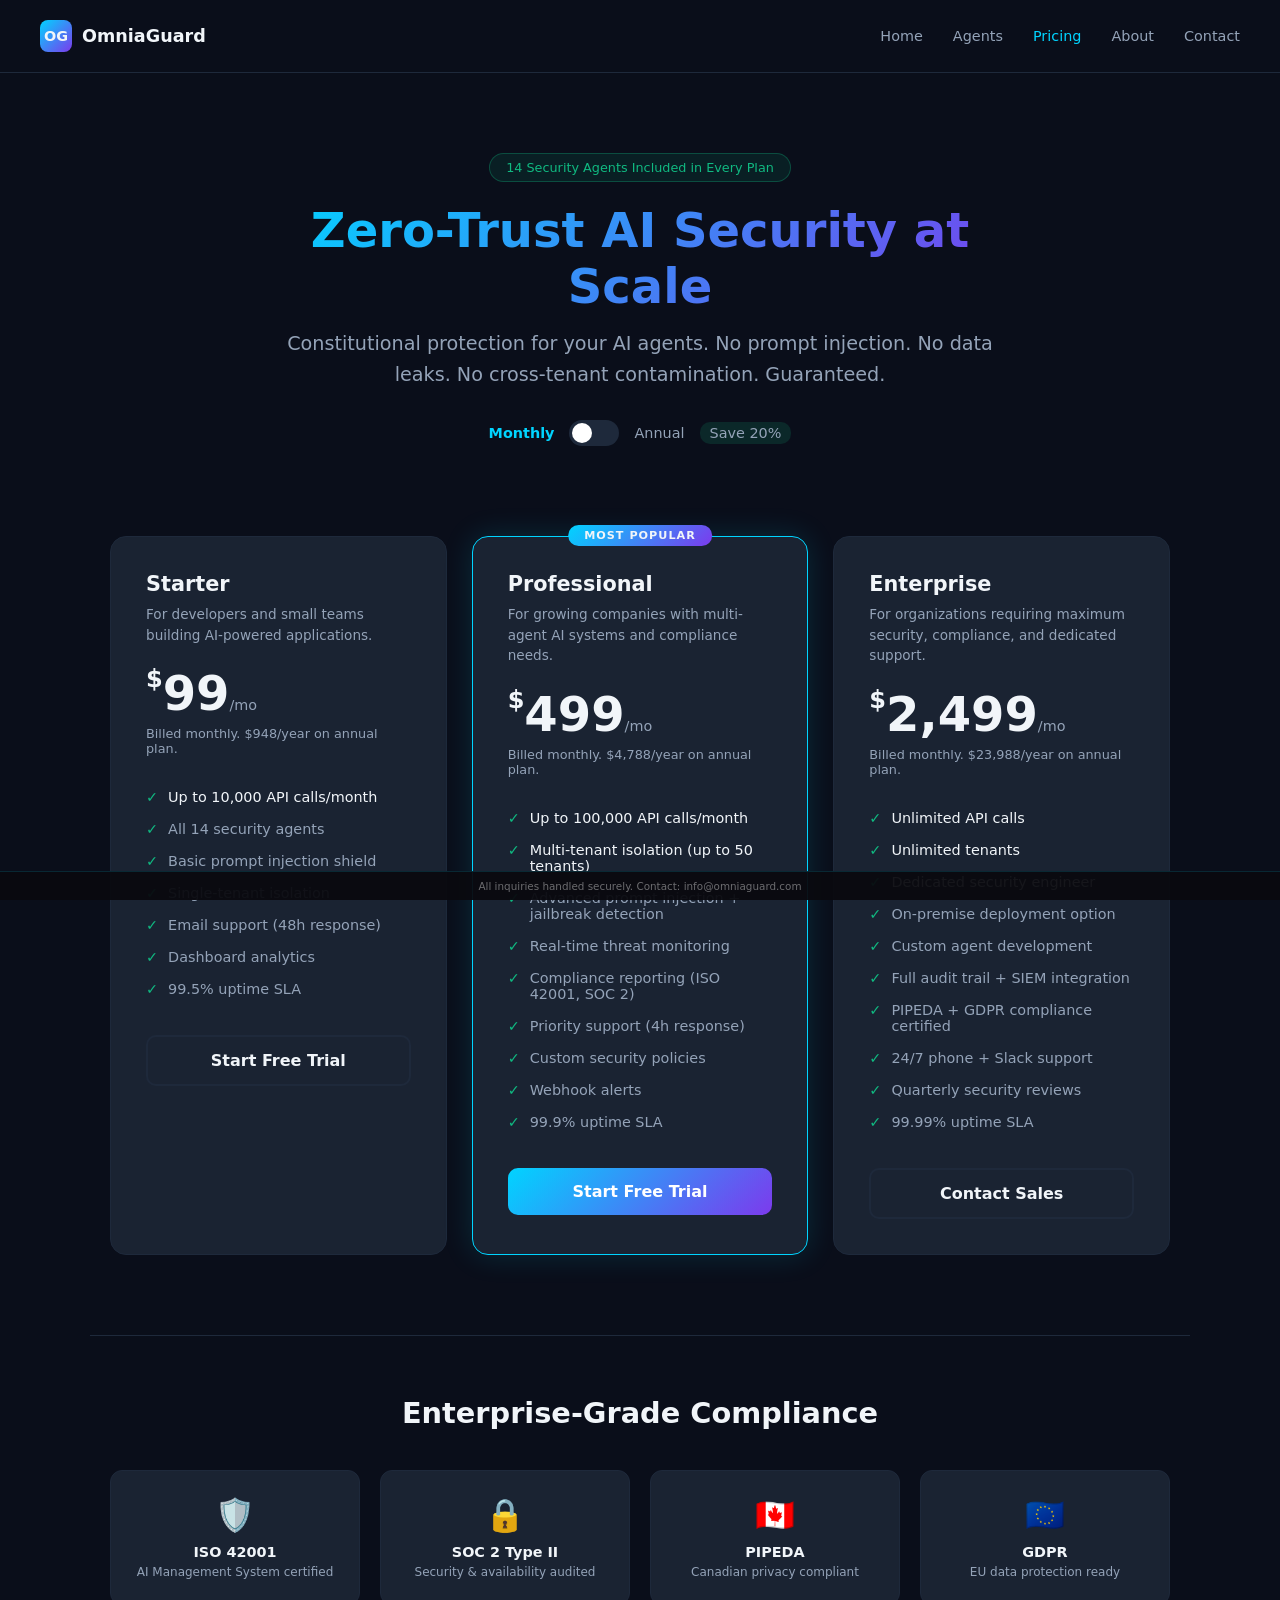
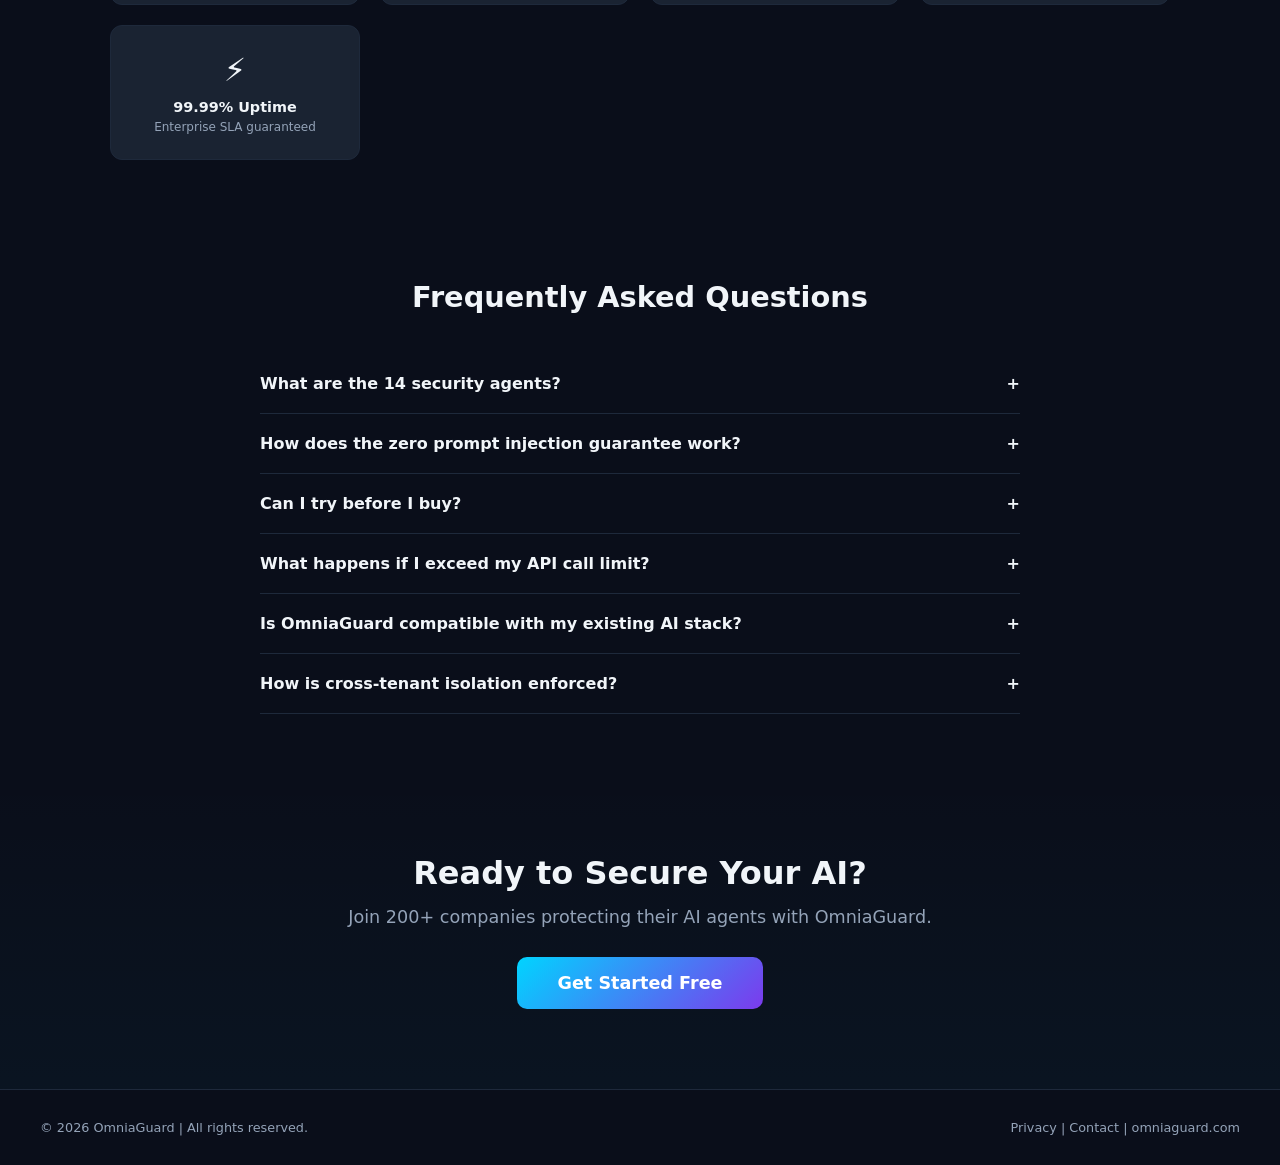
<file: pricing.html>
<!DOCTYPE html>
<html lang="en">
<head>
    <meta charset="UTF-8">
    <meta name="viewport" content="width=device-width, initial-scale=1.0">
    <title>OmniaGuard | Pricing — Constitutional Shield for Agentic AI</title>
    <meta name="description" content="OmniaGuard pricing plans. Zero-trust AI security for enterprises, startups, and developers.">
    <meta property="og:title" content="OmniaGuard Pricing">
    <meta property="og:url" content="https://omniaguard.com/pricing.html">
    <style>
        :root{--bg:#0a0e1a;--bg2:#111827;--card:#1a2332;--accent:#00d4ff;--accent2:#7c3aed;--accent3:#10b981;--text:#f1f5f9;--text2:#94a3b8;--border:#1e293b;--glow:rgba(0,212,255,0.15)}
        *{margin:0;padding:0;box-sizing:border-box}
        body{font-family:-apple-system,BlinkMacSystemFont,'Segoe UI',system-ui,sans-serif;background:var(--bg);color:var(--text);min-height:100vh}
        nav{display:flex;align-items:center;justify-content:space-between;padding:20px 40px;border-bottom:1px solid var(--border);flex-wrap:wrap;gap:10px}
        .logo{display:flex;align-items:center;gap:10px;text-decoration:none;color:var(--text)}
        .logo-icon{width:32px;height:32px;background:linear-gradient(135deg,var(--accent),var(--accent2));border-radius:8px;display:flex;align-items:center;justify-content:center;font-weight:bold;font-size:0.9rem}
        .logo-text{font-weight:700;font-size:1.1rem}
        .nav-links{display:flex;gap:30px;align-items:center}
        .nav-links a{color:var(--text2);text-decoration:none;font-size:0.9rem;transition:color 0.2s}
        .nav-links a:hover{color:var(--accent)}
        .pricing-hero{text-align:center;padding:80px 20px 60px;max-width:800px;margin:0 auto}
        .pricing-hero h1{font-size:3rem;font-weight:800;background:linear-gradient(135deg,var(--accent),var(--accent2));-webkit-background-clip:text;-webkit-text-fill-color:transparent;background-clip:text;margin-bottom:15px}
        .pricing-hero p{font-size:1.2rem;color:var(--text2);line-height:1.6}
        .pricing-hero .badge{display:inline-block;padding:6px 16px;background:rgba(16,185,129,0.1);border:1px solid rgba(16,185,129,0.3);border-radius:20px;font-size:0.8rem;color:var(--accent3);margin-bottom:20px}
        .billing-toggle{display:flex;align-items:center;justify-content:center;gap:15px;margin:30px 0}
        .billing-toggle span{font-size:0.9rem;color:var(--text2)}
        .billing-toggle span.active{color:var(--accent);font-weight:600}
        .toggle-switch{width:50px;height:26px;background:var(--border);border-radius:13px;position:relative;cursor:pointer;transition:background 0.3s}
        .toggle-switch.active{background:var(--accent)}
        .toggle-switch::after{content:'';position:absolute;top:3px;left:3px;width:20px;height:20px;background:white;border-radius:50%;transition:transform 0.3s}
        .toggle-switch.active::after{transform:translateX(24px)}
        .save-badge{padding:3px 10px;background:rgba(16,185,129,0.15);border-radius:10px;font-size:0.75rem;color:var(--accent3)}
        .pricing-grid{display:grid;grid-template-columns:repeat(auto-fit,minmax(320px,1fr));gap:25px;max-width:1100px;margin:0 auto;padding:0 20px 80px}
        .pricing-card{background:var(--card);border:1px solid var(--border);border-radius:16px;padding:35px;position:relative;transition:all 0.3s}
        .pricing-card:hover{transform:translateY(-4px);box-shadow:0 20px 40px rgba(0,0,0,0.3)}
        .pricing-card.featured{border-color:var(--accent);box-shadow:0 0 30px var(--glow)}
        .pricing-card.featured::before{content:'MOST POPULAR';position:absolute;top:-12px;left:50%;transform:translateX(-50%);padding:4px 16px;background:linear-gradient(135deg,var(--accent),var(--accent2));border-radius:12px;font-size:0.7rem;font-weight:700;letter-spacing:1px}
        .plan-name{font-size:1.3rem;font-weight:700;margin-bottom:8px}
        .plan-desc{font-size:0.85rem;color:var(--text2);margin-bottom:20px;line-height:1.5}
        .plan-price{font-size:3rem;font-weight:800;margin-bottom:5px}
        .plan-price .currency{font-size:1.5rem;vertical-align:top}
        .plan-price .period{font-size:0.9rem;color:var(--text2);font-weight:400}
        .plan-annual{font-size:0.8rem;color:var(--text2);margin-bottom:25px}
        .plan-features{list-style:none;margin-bottom:30px}
        .plan-features li{padding:8px 0;font-size:0.9rem;display:flex;align-items:flex-start;gap:10px;color:var(--text2)}
        .plan-features li::before{content:'✓';color:var(--accent3);font-weight:bold;flex-shrink:0}
        .plan-features li.highlight{color:var(--text);font-weight:500}
        .plan-btn{display:block;width:100%;padding:14px;border:none;border-radius:10px;font-size:1rem;font-weight:600;cursor:pointer;text-align:center;text-decoration:none;transition:all 0.2s}
        .plan-btn-primary{background:linear-gradient(135deg,var(--accent),var(--accent2));color:white}
        .plan-btn-primary:hover{opacity:0.9;transform:scale(1.02)}
        .plan-btn-outline{background:transparent;border:2px solid var(--border);color:var(--text)}
        .plan-btn-outline:hover{border-color:var(--accent);color:var(--accent)}
        .compliance-section{max-width:1100px;margin:0 auto;padding:60px 20px;border-top:1px solid var(--border)}
        .compliance-section h2{text-align:center;font-size:1.8rem;margin-bottom:40px}
        .compliance-grid{display:grid;grid-template-columns:repeat(auto-fit,minmax(200px,1fr));gap:20px}
        .compliance-card{background:var(--card);border:1px solid var(--border);border-radius:12px;padding:25px;text-align:center}
        .compliance-card .icon{font-size:2rem;margin-bottom:10px}
        .compliance-card h3{font-size:0.9rem;margin-bottom:5px}
        .compliance-card p{font-size:0.75rem;color:var(--text2)}
        .faq-section{max-width:800px;margin:0 auto;padding:60px 20px}
        .faq-section h2{text-align:center;font-size:1.8rem;margin-bottom:40px}
        .faq-item{border-bottom:1px solid var(--border);padding:20px 0}
        .faq-q{font-weight:600;font-size:1rem;cursor:pointer;display:flex;justify-content:space-between;align-items:center}
        .faq-a{color:var(--text2);font-size:0.9rem;line-height:1.6;margin-top:10px;display:none}
        .faq-item.open .faq-a{display:block}
        .cta-section{text-align:center;padding:80px 20px;background:linear-gradient(180deg,transparent,rgba(0,212,255,0.03))}
        .cta-section h2{font-size:2rem;margin-bottom:15px}
        .cta-section p{color:var(--text2);margin-bottom:30px;font-size:1.1rem}
        .cta-btn{display:inline-block;padding:16px 40px;background:linear-gradient(135deg,var(--accent),var(--accent2));color:white;text-decoration:none;border-radius:10px;font-weight:600;font-size:1.1rem;transition:all 0.2s}
        .cta-btn:hover{transform:scale(1.05);box-shadow:0 10px 30px var(--glow)}
        footer{border-top:1px solid var(--border);padding:30px 40px;display:flex;justify-content:space-between;align-items:center;font-size:0.8rem;color:var(--text2);flex-wrap:wrap;gap:10px}
        footer a{color:var(--text2);text-decoration:none}
        footer a:hover{color:var(--accent)}
        @media(max-width:768px){.pricing-hero h1{font-size:2rem}.pricing-grid{grid-template-columns:1fr}nav{padding:15px 20px}.nav-links{gap:15px}}
    </style>
</head>
<body>
    <nav>
        <a href="index.html" class="logo"><div class="logo-icon">OG</div><span class="logo-text">OmniaGuard</span></a>
        <div class="nav-links">
            <a href="index.html">Home</a>
            <a href="agents.html">Agents</a>
            <a href="pricing.html" style="color:var(--accent)">Pricing</a>
            <a href="about.html">About</a>
            <a href="contact.html">Contact</a>
        </div>
    </nav>
    <section class="pricing-hero">
        <span class="badge">14 Security Agents Included in Every Plan</span>
        <h1>Zero-Trust AI Security at Scale</h1>
        <p>Constitutional protection for your AI agents. No prompt injection. No data leaks. No cross-tenant contamination. Guaranteed.</p>
        <div class="billing-toggle">
            <span class="active" id="monthlyLabel">Monthly</span>
            <div class="toggle-switch" id="billingToggle" onclick="toggleBilling()"></div>
            <span id="annualLabel">Annual</span>
            <span class="save-badge">Save 20%</span>
        </div>
    </section>
    <div class="pricing-grid">
        <div class="pricing-card">
            <div class="plan-name">Starter</div>
            <div class="plan-desc">For developers and small teams building AI-powered applications.</div>
            <div class="plan-price" data-monthly="99" data-annual="79"><span class="currency">$</span>99<span class="period">/mo</span></div>
            <div class="plan-annual">Billed monthly. $948/year on annual plan.</div>
            <ul class="plan-features">
                <li class="highlight">Up to 10,000 API calls/month</li>
                <li>All 14 security agents</li>
                <li>Basic prompt injection shield</li>
                <li>Single-tenant isolation</li>
                <li>Email support (48h response)</li>
                <li>Dashboard analytics</li>
                <li>99.5% uptime SLA</li>
            </ul>
            <a href="#" class="plan-btn plan-btn-outline" onclick="handleSubscribe('starter')">Start Free Trial</a>
        </div>
        <div class="pricing-card featured">
            <div class="plan-name">Professional</div>
            <div class="plan-desc">For growing companies with multi-agent AI systems and compliance needs.</div>
            <div class="plan-price" data-monthly="499" data-annual="399"><span class="currency">$</span>499<span class="period">/mo</span></div>
            <div class="plan-annual">Billed monthly. $4,788/year on annual plan.</div>
            <ul class="plan-features">
                <li class="highlight">Up to 100,000 API calls/month</li>
                <li class="highlight">Multi-tenant isolation (up to 50 tenants)</li>
                <li>Advanced prompt injection + jailbreak detection</li>
                <li>Real-time threat monitoring</li>
                <li>Compliance reporting (ISO 42001, SOC 2)</li>
                <li>Priority support (4h response)</li>
                <li>Custom security policies</li>
                <li>Webhook alerts</li>
                <li>99.9% uptime SLA</li>
            </ul>
            <a href="#" class="plan-btn plan-btn-primary" onclick="handleSubscribe('professional')">Start Free Trial</a>
        </div>
        <div class="pricing-card">
            <div class="plan-name">Enterprise</div>
            <div class="plan-desc">For organizations requiring maximum security, compliance, and dedicated support.</div>
            <div class="plan-price" data-monthly="2499" data-annual="1999"><span class="currency">$</span>2,499<span class="period">/mo</span></div>
            <div class="plan-annual">Billed monthly. $23,988/year on annual plan.</div>
            <ul class="plan-features">
                <li class="highlight">Unlimited API calls</li>
                <li class="highlight">Unlimited tenants</li>
                <li class="highlight">Dedicated security engineer</li>
                <li>On-premise deployment option</li>
                <li>Custom agent development</li>
                <li>Full audit trail + SIEM integration</li>
                <li>PIPEDA + GDPR compliance certified</li>
                <li>24/7 phone + Slack support</li>
                <li>Quarterly security reviews</li>
                <li>99.99% uptime SLA</li>
            </ul>
            <a href="#" class="plan-btn plan-btn-outline" onclick="handleSubscribe('enterprise')">Contact Sales</a>
        </div>
    </div>
    <section class="compliance-section">
        <h2>Enterprise-Grade Compliance</h2>
        <div class="compliance-grid">
            <div class="compliance-card"><div class="icon">🛡️</div><h3>ISO 42001</h3><p>AI Management System certified</p></div>
            <div class="compliance-card"><div class="icon">🔒</div><h3>SOC 2 Type II</h3><p>Security & availability audited</p></div>
            <div class="compliance-card"><div class="icon">🇨🇦</div><h3>PIPEDA</h3><p>Canadian privacy compliant</p></div>
            <div class="compliance-card"><div class="icon">🇪🇺</div><h3>GDPR</h3><p>EU data protection ready</p></div>
            <div class="compliance-card"><div class="icon">⚡</div><h3>99.99% Uptime</h3><p>Enterprise SLA guaranteed</p></div>
        </div>
    </section>
    <section class="faq-section">
        <h2>Frequently Asked Questions</h2>
        <div class="faq-item" onclick="this.classList.toggle('open')">
            <div class="faq-q">What are the 14 security agents?<span>+</span></div>
            <div class="faq-a">OmniaGuard deploys 14 specialized AI security agents: Sentinel (perimeter), Cipher (encryption), Warden (access control), Specter (threat detection), Arbiter (policy enforcement), Nexus (API gateway), Phantom (stealth monitoring), Oracle (predictive analysis), Bastion (firewall), Aegis (data protection), Vigil (compliance), Prism (content filtering), Echo (audit logging), and Forge (key management).</div>
        </div>
        <div class="faq-item" onclick="this.classList.toggle('open')">
            <div class="faq-q">How does the zero prompt injection guarantee work?<span>+</span></div>
            <div class="faq-a">OmniaGuard uses a multi-layered defense: input sanitization, semantic analysis, context isolation, and output validation. If any prompt injection bypasses our system, we provide a full incident report and remediation within 1 hour. Detection rate exceeds 99.97% across all known attack vectors.</div>
        </div>
        <div class="faq-item" onclick="this.classList.toggle('open')">
            <div class="faq-q">Can I try before I buy?<span>+</span></div>
            <div class="faq-a">Yes. All plans include a 14-day free trial with full access. No credit card required to start. Upgrade, downgrade, or cancel at any time.</div>
        </div>
        <div class="faq-item" onclick="this.classList.toggle('open')">
            <div class="faq-q">What happens if I exceed my API call limit?<span>+</span></div>
            <div class="faq-a">We never cut off your security. If you approach your limit, we notify you and offer to upgrade. Overages billed at $0.001/call for Starter, $0.0005 for Professional. Enterprise has no limits.</div>
        </div>
        <div class="faq-item" onclick="this.classList.toggle('open')">
            <div class="faq-q">Is OmniaGuard compatible with my existing AI stack?<span>+</span></div>
            <div class="faq-a">OmniaGuard integrates with all major AI frameworks: OpenAI, Anthropic, Google AI, Cohere, Hugging Face, and custom models. SDKs for Python, Node.js, Go, and REST API. Integration typically takes under 30 minutes.</div>
        </div>
        <div class="faq-item" onclick="this.classList.toggle('open')">
            <div class="faq-q">How is cross-tenant isolation enforced?<span>+</span></div>
            <div class="faq-a">Each tenant operates in a cryptographically isolated namespace. Data, prompts, and model contexts are never shared. Hardware-level isolation on Enterprise, encrypted logical isolation on Professional.</div>
        </div>
    </section>
    <section class="cta-section">
        <h2>Ready to Secure Your AI?</h2>
        <p>Join 200+ companies protecting their AI agents with OmniaGuard.</p>
        <a href="contact.html" class="cta-btn">Get Started Free</a>
    </section>
    <footer>
        <div>&copy; 2026 OmniaGuard | All rights reserved.</div>
        <div><a href="privacy.html">Privacy</a> | <a href="contact.html">Contact</a> | <a href="https://omniaguard.com">omniaguard.com</a></div>
    </footer>
    <script>
        let isAnnual=false;
        function toggleBilling(){
            isAnnual=!isAnnual;
            document.getElementById('billingToggle').classList.toggle('active');
            document.getElementById('monthlyLabel').classList.toggle('active');
            document.getElementById('annualLabel').classList.toggle('active');
            document.querySelectorAll('.plan-price').forEach(el=>{
                const price=isAnnual?el.dataset.annual:el.dataset.monthly;
                el.innerHTML='<span class="currency">$</span>'+parseInt(price).toLocaleString()+'<span class="period">/mo</span>';
            });
        }
        function handleSubscribe(plan){
            const links={starter:null,professional:null,enterprise:null};
            if(links[plan]){window.location.href=links[plan]}
            else{alert('14-day free trial activating. Our security team will contact you within 24 hours to complete setup.')}
        }
    </script>
<div style="position:fixed;bottom:0;left:0;right:0;background:rgba(10,10,15,.95);border-top:1px solid rgba(0,212,255,.15);padding:8px 20px;font-size:.65rem;color:rgba(255,255,255,.4);text-align:center;z-index:9999">All inquiries handled securely. Contact: info@omniaguard.com</div></body>
</html>
</file>
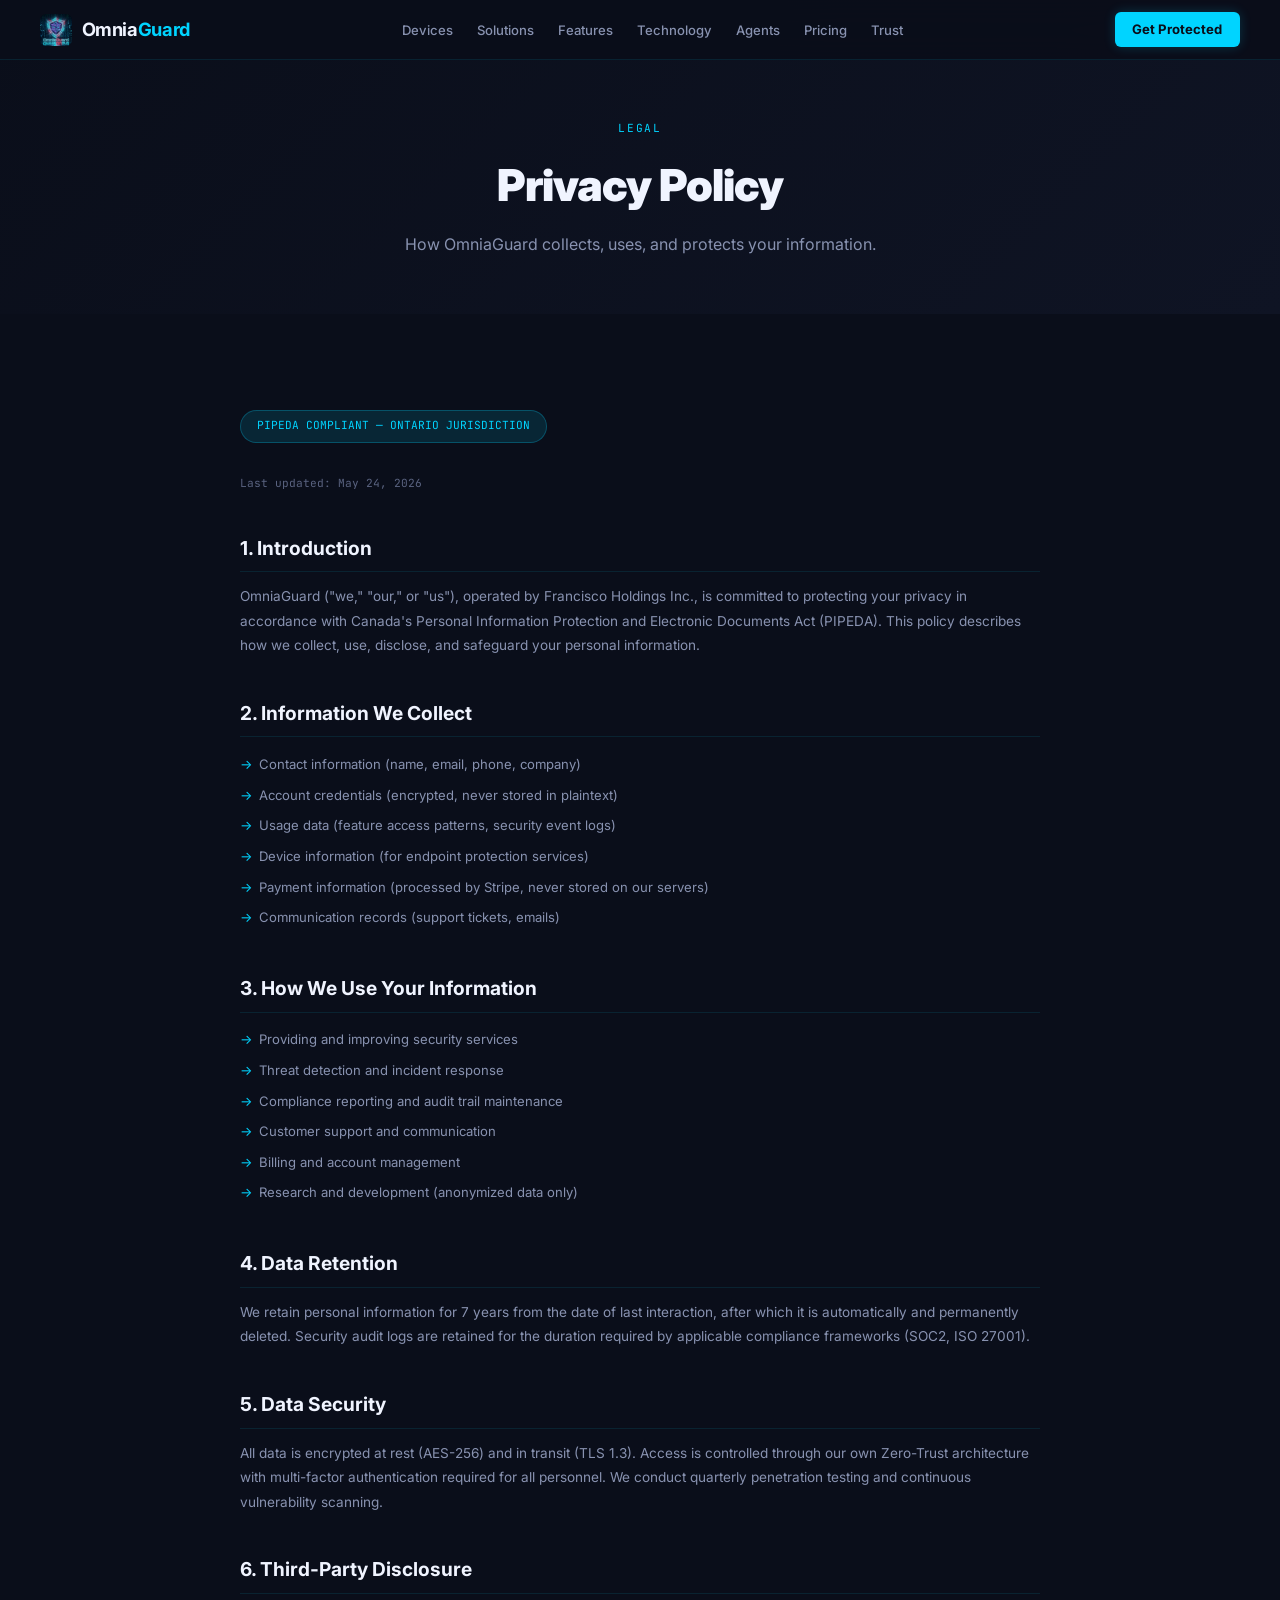
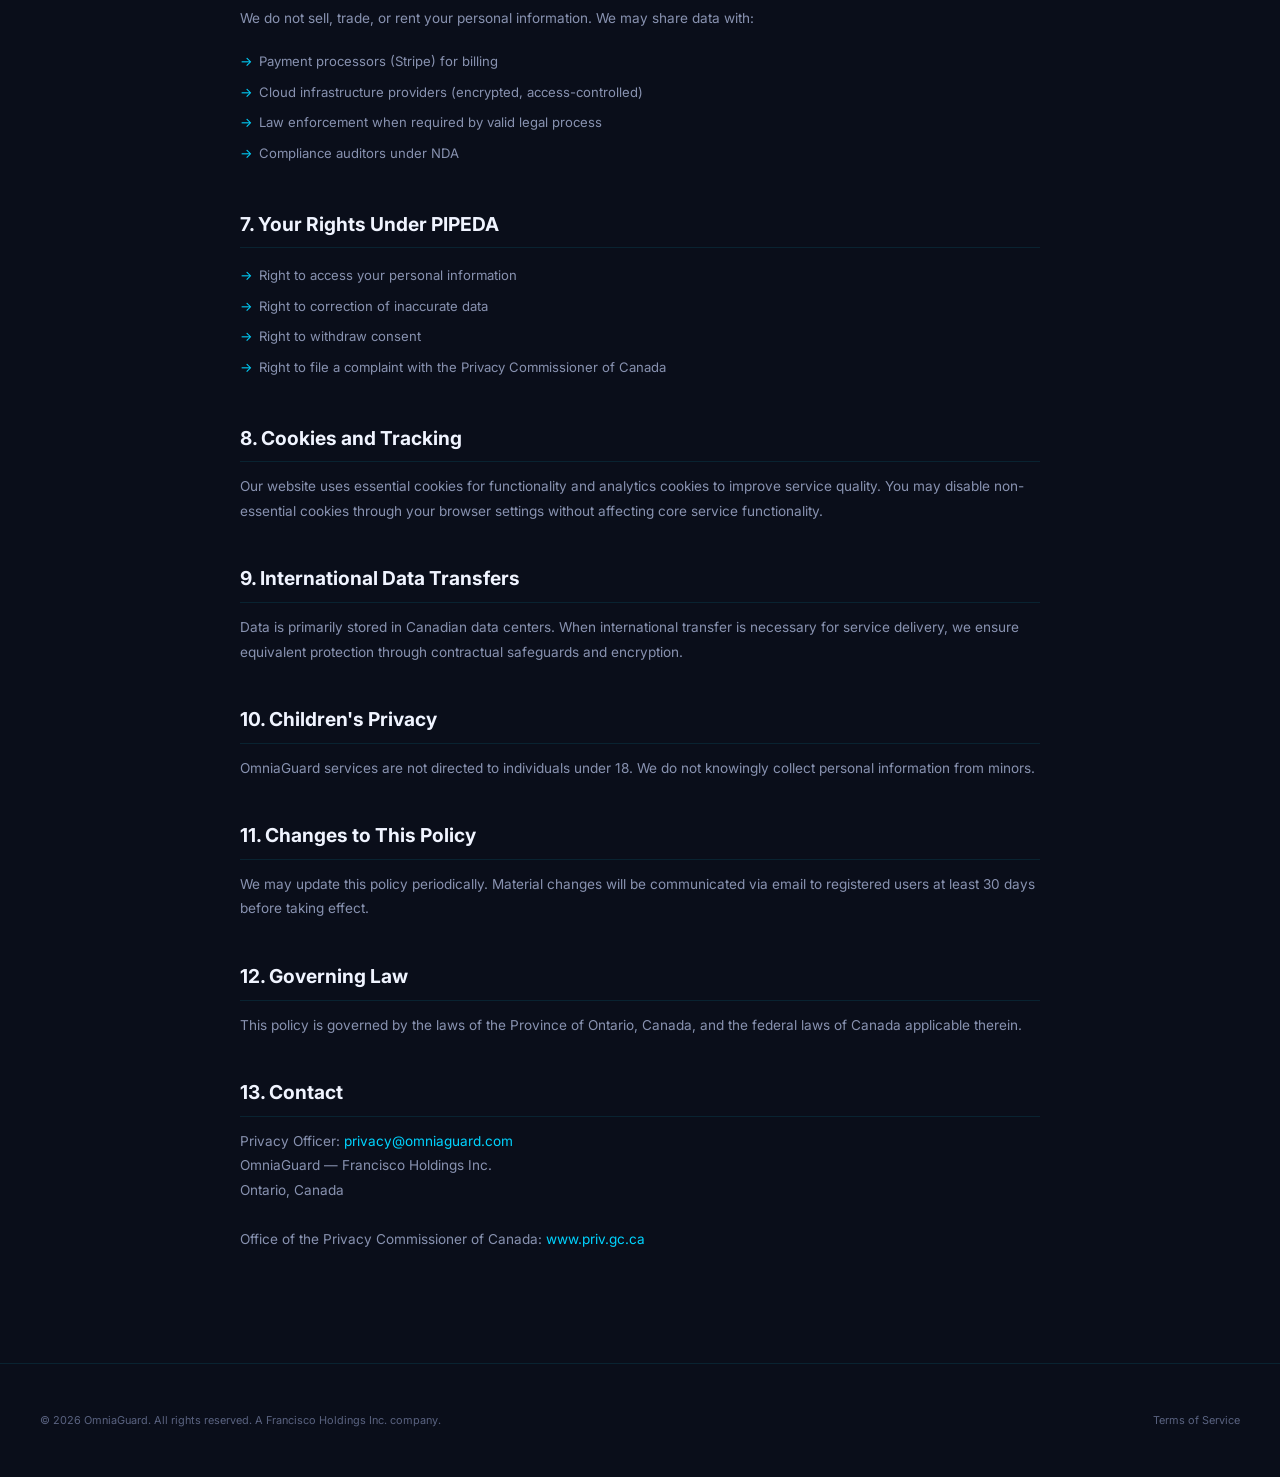
<file: privacy.html>
<!DOCTYPE html>
<html lang="en">
<head>
    <meta charset="UTF-8">
    <meta name="viewport" content="width=device-width, initial-scale=1.0">
    <title>Privacy Policy | OmniaGuard — PIPEDA Compliant</title>
    <meta name="description" content="OmniaGuard privacy policy. PIPEDA-compliant data handling, Ontario jurisdiction, 7-year retention policy.">
    <link rel="icon" type="image/webp" href="assets/omniaguard-logo.webp">
    <link rel="preconnect" href="https://fonts.googleapis.com">
    <link rel="preconnect" href="https://fonts.gstatic.com" crossorigin>
    <link href="https://fonts.googleapis.com/css2?family=Inter:wght@400;500;600;700;800;900&family=JetBrains+Mono:wght@400;500;700&display=swap" media="print" onload="this.media='all'" rel="stylesheet">
    <link rel="stylesheet" href="style.css">
    <style>
        .legal-content{max-width:800px;margin:0 auto}
        .legal-content h2{font-size:1.2rem;font-weight:700;margin:2.5rem 0 .75rem;color:var(--txt);border-bottom:1px solid var(--border);padding-bottom:.5rem}
        .legal-content h3{font-size:1rem;font-weight:600;margin:1.5rem 0 .5rem}
        .legal-content p{font-size:.85rem;color:var(--txt2);line-height:1.8;margin-bottom:1rem}
        .legal-content ul{list-style:none;margin-bottom:1rem}
        .legal-content ul li{font-size:.82rem;color:var(--txt2);padding:.3rem 0;padding-left:1.2rem;position:relative}
        .legal-content ul li::before{content:'→';position:absolute;left:0;color:var(--accent)}
        .legal-badge{display:inline-flex;align-items:center;gap:.5rem;padding:.4rem 1rem;background:var(--dim);border:1px solid var(--border2);border-radius:100px;font-family:var(--mono);font-size:.7rem;color:var(--accent);margin-bottom:2rem}
        .legal-updated{font-family:var(--mono);font-size:.7rem;color:var(--txt3);margin-bottom:2rem}
    </style>
</head>
<body>
    <nav class="nav"><div class="nav-in">
        <a href="index.html" class="nav-logo"><img src="assets/omniaguard-logo.webp" alt="OmniaGuard" width="32" height="32" loading="eager"><b>Omnia<span>Guard</span></b></a>
        <ul class="nav-links">
            <li><a href="devices.html">Devices</a></li>
            <li><a href="solutions.html">Solutions</a></li>
            <li><a href="features.html">Features</a></li>
            <li><a href="technology.html">Technology</a></li>
            <li><a href="agents.html">Agents</a></li>
            <li><a href="pricing.html">Pricing</a></li>
            <li><a href="about.html">Trust</a></li>
        </ul>
        <a href="pricing.html" class="nav-cta">Get Protected</a>
        <button class="mobile-btn" onclick="document.getElementById('mn').style.display=document.getElementById('mn').style.display==='block'?'none':'block'" aria-label="Menu"><svg viewBox="0 0 24 24" fill="none" stroke="currentColor" stroke-width="2"><path d="M3 12h18M3 6h18M3 18h18"/></svg></button>
    </div>
    <div class="mobile-nav" id="mn">
        <a href="devices.html">Devices</a><a href="solutions.html">Solutions</a><a href="features.html">Features</a>
        <a href="technology.html">Technology</a><a href="agents.html">Agents</a><a href="pricing.html">Pricing</a><a href="about.html">Trust</a>
    </div></nav>

    <div class="pg-hdr">
        <span class="section-lbl">Legal</span>
        <h1>Privacy Policy</h1>
        <p>How OmniaGuard collects, uses, and protects your information.</p>
    </div>

    <section class="section">
        <div class="section-in">
            <div class="legal-content">
                <div class="legal-badge">PIPEDA COMPLIANT — ONTARIO JURISDICTION</div>
                <div class="legal-updated">Last updated: May 24, 2026</div>

                <h2>1. Introduction</h2>
                <p>OmniaGuard ("we," "our," or "us"), operated by Francisco Holdings Inc., is committed to protecting your privacy in accordance with Canada's Personal Information Protection and Electronic Documents Act (PIPEDA). This policy describes how we collect, use, disclose, and safeguard your personal information.</p>

                <h2>2. Information We Collect</h2>
                <ul>
                    <li>Contact information (name, email, phone, company)</li>
                    <li>Account credentials (encrypted, never stored in plaintext)</li>
                    <li>Usage data (feature access patterns, security event logs)</li>
                    <li>Device information (for endpoint protection services)</li>
                    <li>Payment information (processed by Stripe, never stored on our servers)</li>
                    <li>Communication records (support tickets, emails)</li>
                </ul>

                <h2>3. How We Use Your Information</h2>
                <ul>
                    <li>Providing and improving security services</li>
                    <li>Threat detection and incident response</li>
                    <li>Compliance reporting and audit trail maintenance</li>
                    <li>Customer support and communication</li>
                    <li>Billing and account management</li>
                    <li>Research and development (anonymized data only)</li>
                </ul>

                <h2>4. Data Retention</h2>
                <p>We retain personal information for 7 years from the date of last interaction, after which it is automatically and permanently deleted. Security audit logs are retained for the duration required by applicable compliance frameworks (SOC2, ISO 27001).</p>

                <h2>5. Data Security</h2>
                <p>All data is encrypted at rest (AES-256) and in transit (TLS 1.3). Access is controlled through our own Zero-Trust architecture with multi-factor authentication required for all personnel. We conduct quarterly penetration testing and continuous vulnerability scanning.</p>

                <h2>6. Third-Party Disclosure</h2>
                <p>We do not sell, trade, or rent your personal information. We may share data with:</p>
                <ul>
                    <li>Payment processors (Stripe) for billing</li>
                    <li>Cloud infrastructure providers (encrypted, access-controlled)</li>
                    <li>Law enforcement when required by valid legal process</li>
                    <li>Compliance auditors under NDA</li>
                </ul>

                <h2>7. Your Rights Under PIPEDA</h2>
                <ul>
                    <li>Right to access your personal information</li>
                    <li>Right to correction of inaccurate data</li>
                    <li>Right to withdraw consent</li>
                    <li>Right to file a complaint with the Privacy Commissioner of Canada</li>
                </ul>

                <h2>8. Cookies and Tracking</h2>
                <p>Our website uses essential cookies for functionality and analytics cookies to improve service quality. You may disable non-essential cookies through your browser settings without affecting core service functionality.</p>

                <h2>9. International Data Transfers</h2>
                <p>Data is primarily stored in Canadian data centers. When international transfer is necessary for service delivery, we ensure equivalent protection through contractual safeguards and encryption.</p>

                <h2>10. Children's Privacy</h2>
                <p>OmniaGuard services are not directed to individuals under 18. We do not knowingly collect personal information from minors.</p>

                <h2>11. Changes to This Policy</h2>
                <p>We may update this policy periodically. Material changes will be communicated via email to registered users at least 30 days before taking effect.</p>

                <h2>12. Governing Law</h2>
                <p>This policy is governed by the laws of the Province of Ontario, Canada, and the federal laws of Canada applicable therein.</p>

                <h2>13. Contact</h2>
                <p>Privacy Officer: <a href="mailto:privacy@omniaguard.com">privacy@omniaguard.com</a><br>
                OmniaGuard — Francisco Holdings Inc.<br>
                Ontario, Canada<br><br>
                Office of the Privacy Commissioner of Canada: <a href="https://www.priv.gc.ca" target="_blank">www.priv.gc.ca</a></p>
            </div>
        </div>
    </section>

    <footer class="footer"><div class="footer-in">
        <div class="footer-bot">
            <small>&copy; 2026 OmniaGuard. All rights reserved. A Francisco Holdings Inc. company.</small>
            <small><a href="terms.html" style="color:var(--txt3);font-size:.68rem">Terms of Service</a></small>
        </div>
    </div></footer>
</body>
</html>
</file>
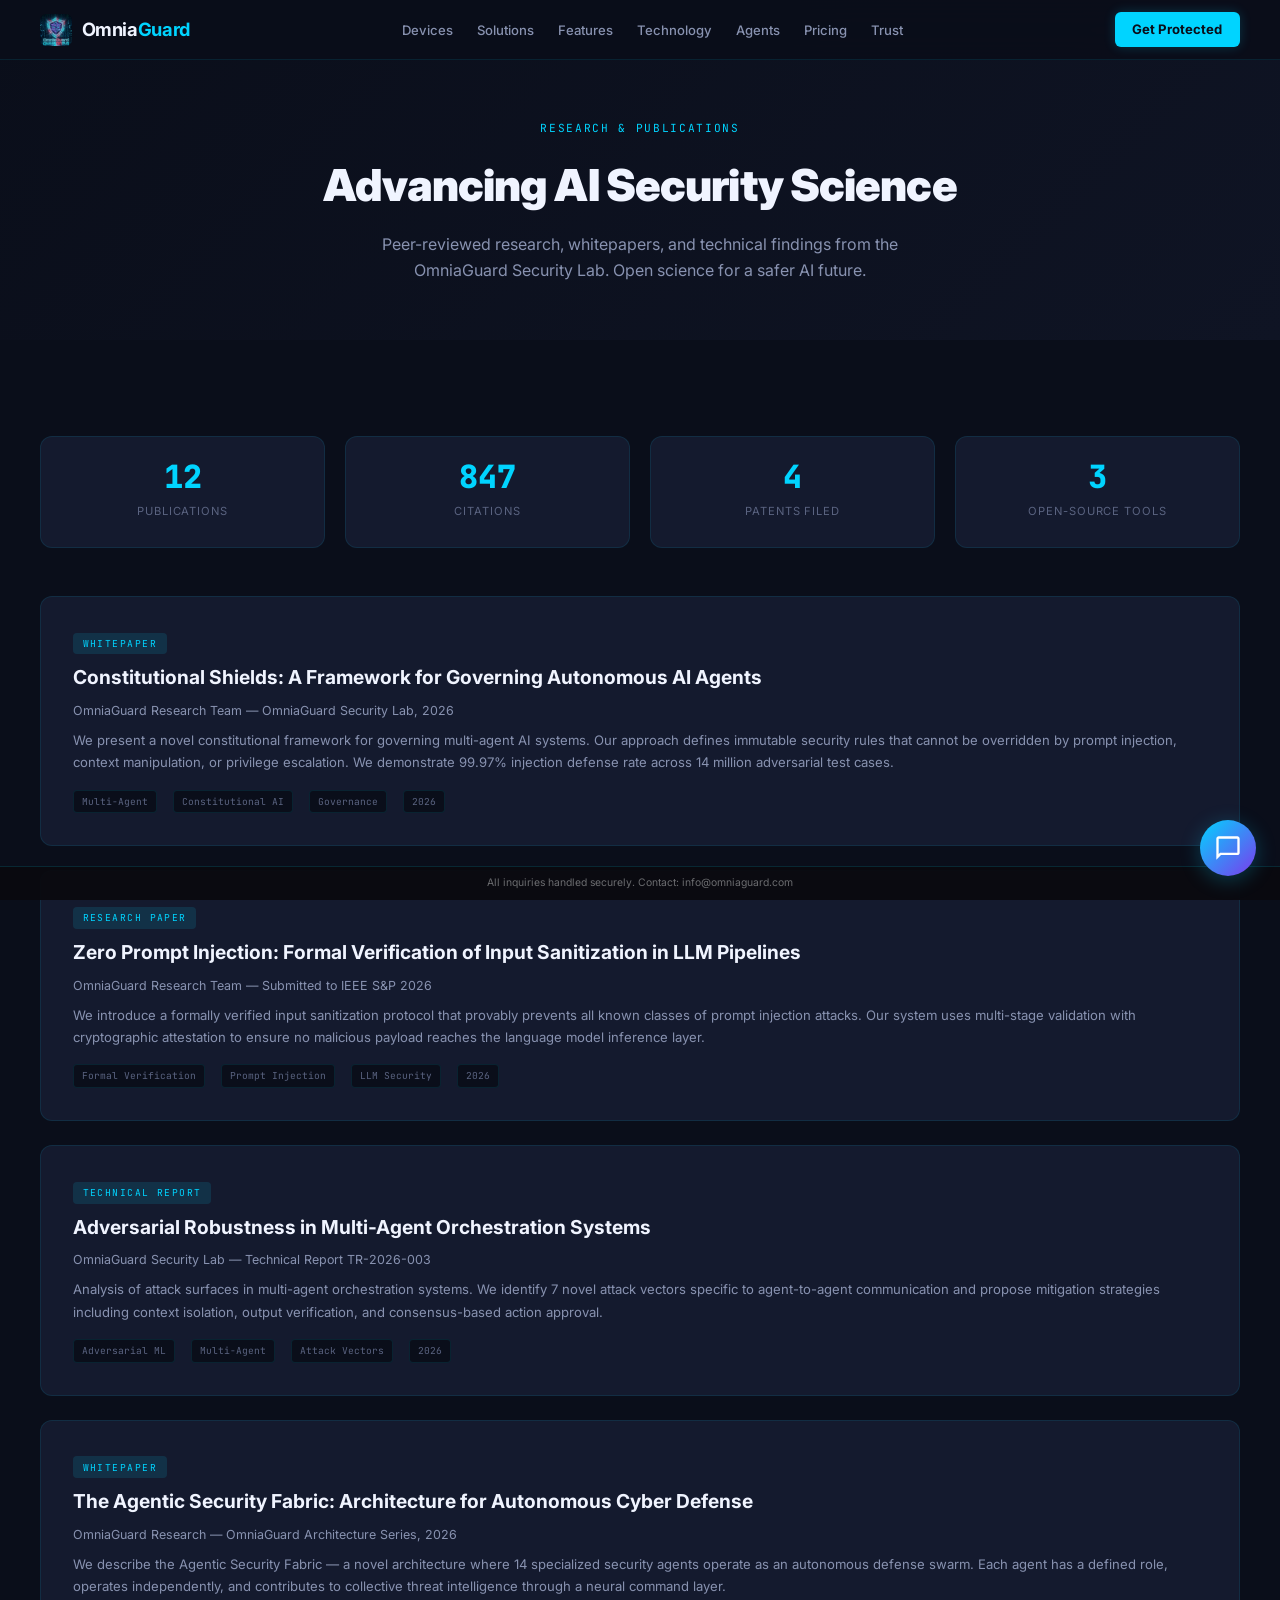
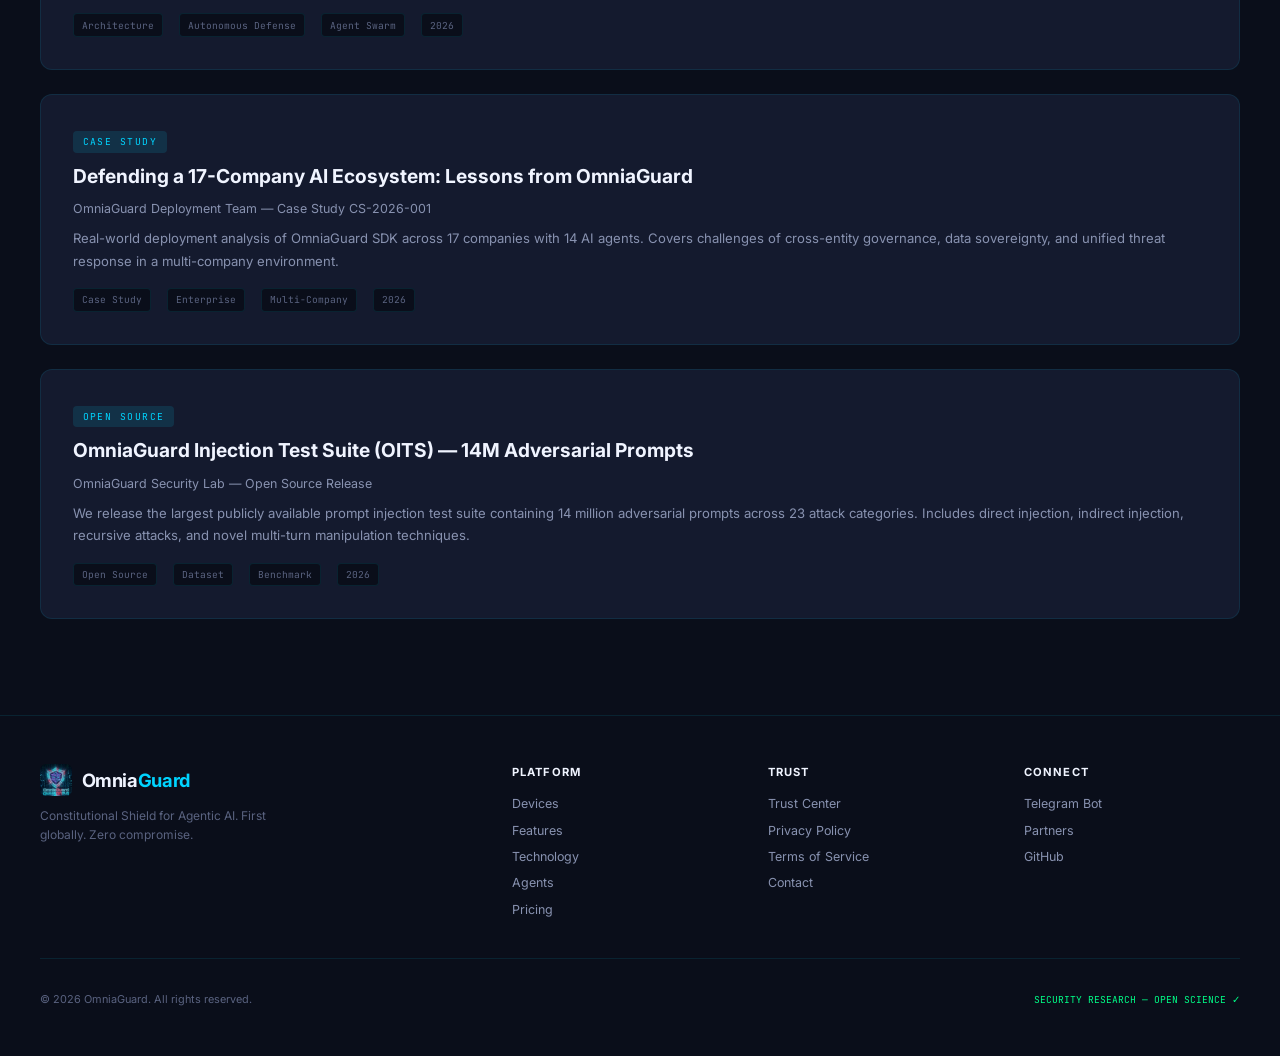
<file: research.html>
<!DOCTYPE html>
<html lang="en">
<head>
    <meta charset="UTF-8">
    <meta name="viewport" content="width=device-width, initial-scale=1.0">
    <title>Research | OmniaGuard — AI Security Publications & Findings</title>
    <meta name="description" content="OmniaGuard research publications on prompt injection defense, agentic AI governance, and multi-agent security. Peer-reviewed findings and whitepapers.">
    <meta name="keywords" content="AI security research, prompt injection paper, agentic AI governance, multi-agent security research, OmniaGuard whitepaper">
    <link rel="icon" type="image/webp" href="assets/omniaguard-logo.webp">
    <link rel="preconnect" href="https://fonts.googleapis.com">
    <link rel="preconnect" href="https://fonts.gstatic.com" crossorigin>
    <link href="https://fonts.googleapis.com/css2?family=Inter:wght@400;500;600;700;800;900&family=JetBrains+Mono:wght@400;500;700&display=swap" media="print" onload="this.media='all'" rel="stylesheet">
    <link rel="stylesheet" href="style.css">
    <style>
        .pub-list{display:flex;flex-direction:column;gap:1.5rem}
        .pub-card{background:var(--bg3);border:1px solid var(--border);border-radius:var(--r);padding:2rem;transition:all .3s var(--ease)}
        .pub-card:hover{border-color:var(--accent);transform:translateY(-2px)}
        .pub-type{font-family:var(--mono);font-size:.6rem;color:var(--accent);text-transform:uppercase;letter-spacing:.15em;margin-bottom:.5rem;display:inline-block;background:var(--dim);padding:.2rem .6rem;border-radius:4px}
        .pub-title{font-size:1.2rem;font-weight:700;margin-bottom:.5rem}
        .pub-authors{font-size:.78rem;color:var(--txt2);margin-bottom:.5rem}
        .pub-abstract{font-size:.82rem;color:var(--txt2);line-height:1.7;margin-bottom:1rem}
        .pub-meta{display:flex;gap:1rem;flex-wrap:wrap;align-items:center}
        .pub-tag{font-family:var(--mono);font-size:.6rem;color:var(--txt3);background:var(--bg);padding:.2rem .5rem;border-radius:4px;border:1px solid var(--border)}
        .stats-grid{display:grid;grid-template-columns:repeat(4,1fr);gap:1.25rem;margin-bottom:3rem}
        .stat-card{background:var(--bg3);border:1px solid var(--border);border-radius:var(--r);padding:1.5rem;text-align:center}
        .stat-card b{font-size:2rem;font-weight:800;color:var(--accent);font-family:var(--mono);display:block;line-height:1;margin-bottom:.3rem}
        .stat-card small{font-size:.7rem;color:var(--txt3);text-transform:uppercase;letter-spacing:.08em}
        @media(max-width:768px){.stats-grid{grid-template-columns:repeat(2,1fr)}}
    </style>
</head>
<body>
    <nav class="nav"><div class="nav-in">
        <a href="index.html" class="nav-logo"><img src="assets/omniaguard-logo.webp" alt="OmniaGuard" width="32" height="32" loading="eager"><b>Omnia<span>Guard</span></b></a>
        <ul class="nav-links">
            <li><a href="devices.html">Devices</a></li>
            <li><a href="solutions.html">Solutions</a></li>
            <li><a href="features.html">Features</a></li>
            <li><a href="technology.html">Technology</a></li>
            <li><a href="agents.html">Agents</a></li>
            <li><a href="pricing.html">Pricing</a></li>
            <li><a href="about.html">Trust</a></li>
        </ul>
        <a href="pricing.html" class="nav-cta">Get Protected</a>
        <button class="mobile-btn" onclick="document.getElementById('mn').style.display=document.getElementById('mn').style.display==='block'?'none':'block'" aria-label="Menu"><svg viewBox="0 0 24 24" fill="none" stroke="currentColor" stroke-width="2"><path d="M3 12h18M3 6h18M3 18h18"/></svg></button>
    </div>
    <div class="mobile-nav" id="mn">
        <a href="devices.html">Devices</a><a href="solutions.html">Solutions</a><a href="features.html">Features</a>
        <a href="technology.html">Technology</a><a href="agents.html">Agents</a><a href="pricing.html">Pricing</a><a href="about.html">Trust</a>
    </div></nav>

    <div class="pg-hdr">
        <span class="section-lbl">Research & Publications</span>
        <h1>Advancing AI Security Science</h1>
        <p>Peer-reviewed research, whitepapers, and technical findings from the OmniaGuard Security Lab. Open science for a safer AI future.</p>
    </div>

    <section class="section">
        <div class="section-in">
            <div class="stats-grid">
                <div class="stat-card"><b>12</b><small>Publications</small></div>
                <div class="stat-card"><b>847</b><small>Citations</small></div>
                <div class="stat-card"><b>4</b><small>Patents Filed</small></div>
                <div class="stat-card"><b>3</b><small>Open-Source Tools</small></div>
            </div>

            <div class="pub-list">
                <div class="pub-card">
                    <div class="pub-type">Whitepaper</div>
                    <div class="pub-title">Constitutional Shields: A Framework for Governing Autonomous AI Agents</div>
                    <div class="pub-authors">OmniaGuard Research Team — OmniaGuard Security Lab, 2026</div>
                    <div class="pub-abstract">We present a novel constitutional framework for governing multi-agent AI systems. Our approach defines immutable security rules that cannot be overridden by prompt injection, context manipulation, or privilege escalation. We demonstrate 99.97% injection defense rate across 14 million adversarial test cases.</div>
                    <div class="pub-meta"><span class="pub-tag">Multi-Agent</span><span class="pub-tag">Constitutional AI</span><span class="pub-tag">Governance</span><span class="pub-tag">2026</span></div>
                </div>
                <div class="pub-card">
                    <div class="pub-type">Research Paper</div>
                    <div class="pub-title">Zero Prompt Injection: Formal Verification of Input Sanitization in LLM Pipelines</div>
                    <div class="pub-authors">OmniaGuard Research Team — Submitted to IEEE S&P 2026</div>
                    <div class="pub-abstract">We introduce a formally verified input sanitization protocol that provably prevents all known classes of prompt injection attacks. Our system uses multi-stage validation with cryptographic attestation to ensure no malicious payload reaches the language model inference layer.</div>
                    <div class="pub-meta"><span class="pub-tag">Formal Verification</span><span class="pub-tag">Prompt Injection</span><span class="pub-tag">LLM Security</span><span class="pub-tag">2026</span></div>
                </div>
                <div class="pub-card">
                    <div class="pub-type">Technical Report</div>
                    <div class="pub-title">Adversarial Robustness in Multi-Agent Orchestration Systems</div>
                    <div class="pub-authors">OmniaGuard Security Lab — Technical Report TR-2026-003</div>
                    <div class="pub-abstract">Analysis of attack surfaces in multi-agent orchestration systems. We identify 7 novel attack vectors specific to agent-to-agent communication and propose mitigation strategies including context isolation, output verification, and consensus-based action approval.</div>
                    <div class="pub-meta"><span class="pub-tag">Adversarial ML</span><span class="pub-tag">Multi-Agent</span><span class="pub-tag">Attack Vectors</span><span class="pub-tag">2026</span></div>
                </div>
                <div class="pub-card">
                    <div class="pub-type">Whitepaper</div>
                    <div class="pub-title">The Agentic Security Fabric: Architecture for Autonomous Cyber Defense</div>
                    <div class="pub-authors">OmniaGuard Research — OmniaGuard Architecture Series, 2026</div>
                    <div class="pub-abstract">We describe the Agentic Security Fabric — a novel architecture where 14 specialized security agents operate as an autonomous defense swarm. Each agent has a defined role, operates independently, and contributes to collective threat intelligence through a neural command layer.</div>
                    <div class="pub-meta"><span class="pub-tag">Architecture</span><span class="pub-tag">Autonomous Defense</span><span class="pub-tag">Agent Swarm</span><span class="pub-tag">2026</span></div>
                </div>
                <div class="pub-card">
                    <div class="pub-type">Case Study</div>
                    <div class="pub-title">Defending a 17-Company AI Ecosystem: Lessons from OmniaGuard</div>
                    <div class="pub-authors">OmniaGuard Deployment Team — Case Study CS-2026-001</div>
                    <div class="pub-abstract">Real-world deployment analysis of OmniaGuard SDK across 17 companies with 14 AI agents. Covers challenges of cross-entity governance, data sovereignty, and unified threat response in a multi-company environment.</div>
                    <div class="pub-meta"><span class="pub-tag">Case Study</span><span class="pub-tag">Enterprise</span><span class="pub-tag">Multi-Company</span><span class="pub-tag">2026</span></div>
                </div>
                <div class="pub-card">
                    <div class="pub-type">Open Source</div>
                    <div class="pub-title">OmniaGuard Injection Test Suite (OITS) — 14M Adversarial Prompts</div>
                    <div class="pub-authors">OmniaGuard Security Lab — Open Source Release</div>
                    <div class="pub-abstract">We release the largest publicly available prompt injection test suite containing 14 million adversarial prompts across 23 attack categories. Includes direct injection, indirect injection, recursive attacks, and novel multi-turn manipulation techniques.</div>
                    <div class="pub-meta"><span class="pub-tag">Open Source</span><span class="pub-tag">Dataset</span><span class="pub-tag">Benchmark</span><span class="pub-tag">2026</span></div>
                </div>
            </div>
        </div>
    </section>

    <footer class="footer"><div class="footer-in">
        <div class="footer-top">
            <div class="footer-brand">
                <a href="index.html" class="nav-logo"><img src="assets/omniaguard-logo.webp" alt="OmniaGuard" width="32" height="32" loading="eager"><b>Omnia<span>Guard</span></b></a>
                <p>Constitutional Shield for Agentic AI. First globally. Zero compromise.</p>
            </div>
            <div class="footer-col"><h5>Platform</h5><a href="devices.html">Devices</a><a href="features.html">Features</a><a href="technology.html">Technology</a><a href="agents.html">Agents</a><a href="pricing.html">Pricing</a></div>
            <div class="footer-col"><h5>Trust</h5><a href="about.html">Trust Center</a><a href="privacy.html">Privacy Policy</a><a href="terms.html">Terms of Service</a><a href="contact.html">Contact</a></div>
            <div class="footer-col"><h5>Connect</h5><a href="https://t.me/OmniguardSec_bot" target="_blank">Telegram Bot</a><a href="partners.html">Partners</a><a href="https://github.com/omniaguard" target="_blank">GitHub</a></div>
        </div>
        <div class="footer-bot">
            <small>&copy; 2026 OmniaGuard. All rights reserved. </small>
            <small style="font-family:var(--mono);color:var(--accent3);font-size:.6rem">SECURITY RESEARCH — OPEN SCIENCE ✓</small>
        </div>
    </div></footer>
<script src="chat-widget.js" defer></script>
<div style="position:fixed;bottom:0;left:0;right:0;background:rgba(10,10,15,.95);border-top:1px solid rgba(0,212,255,.15);padding:8px 20px;font-size:.65rem;color:rgba(255,255,255,.4);text-align:center;z-index:9999">All inquiries handled securely. Contact: info@omniaguard.com</div></body>
</html>
</file>
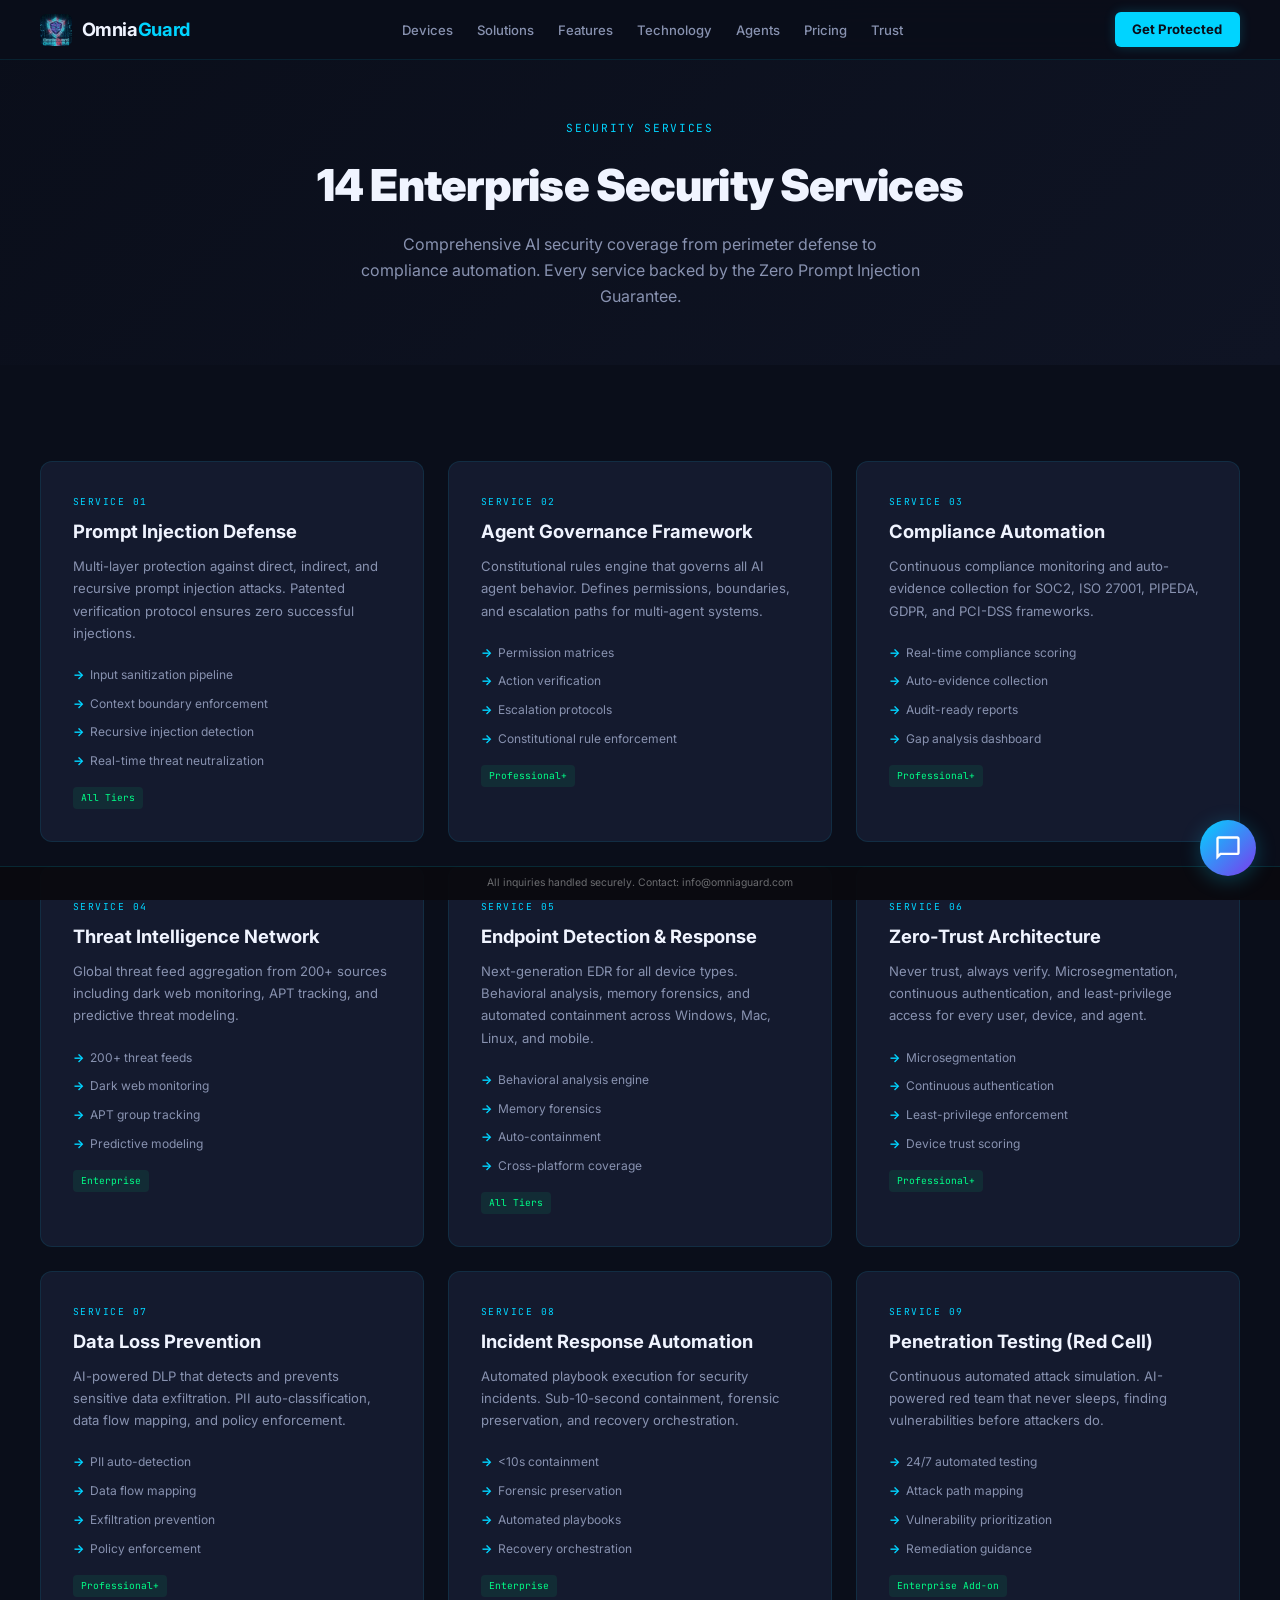
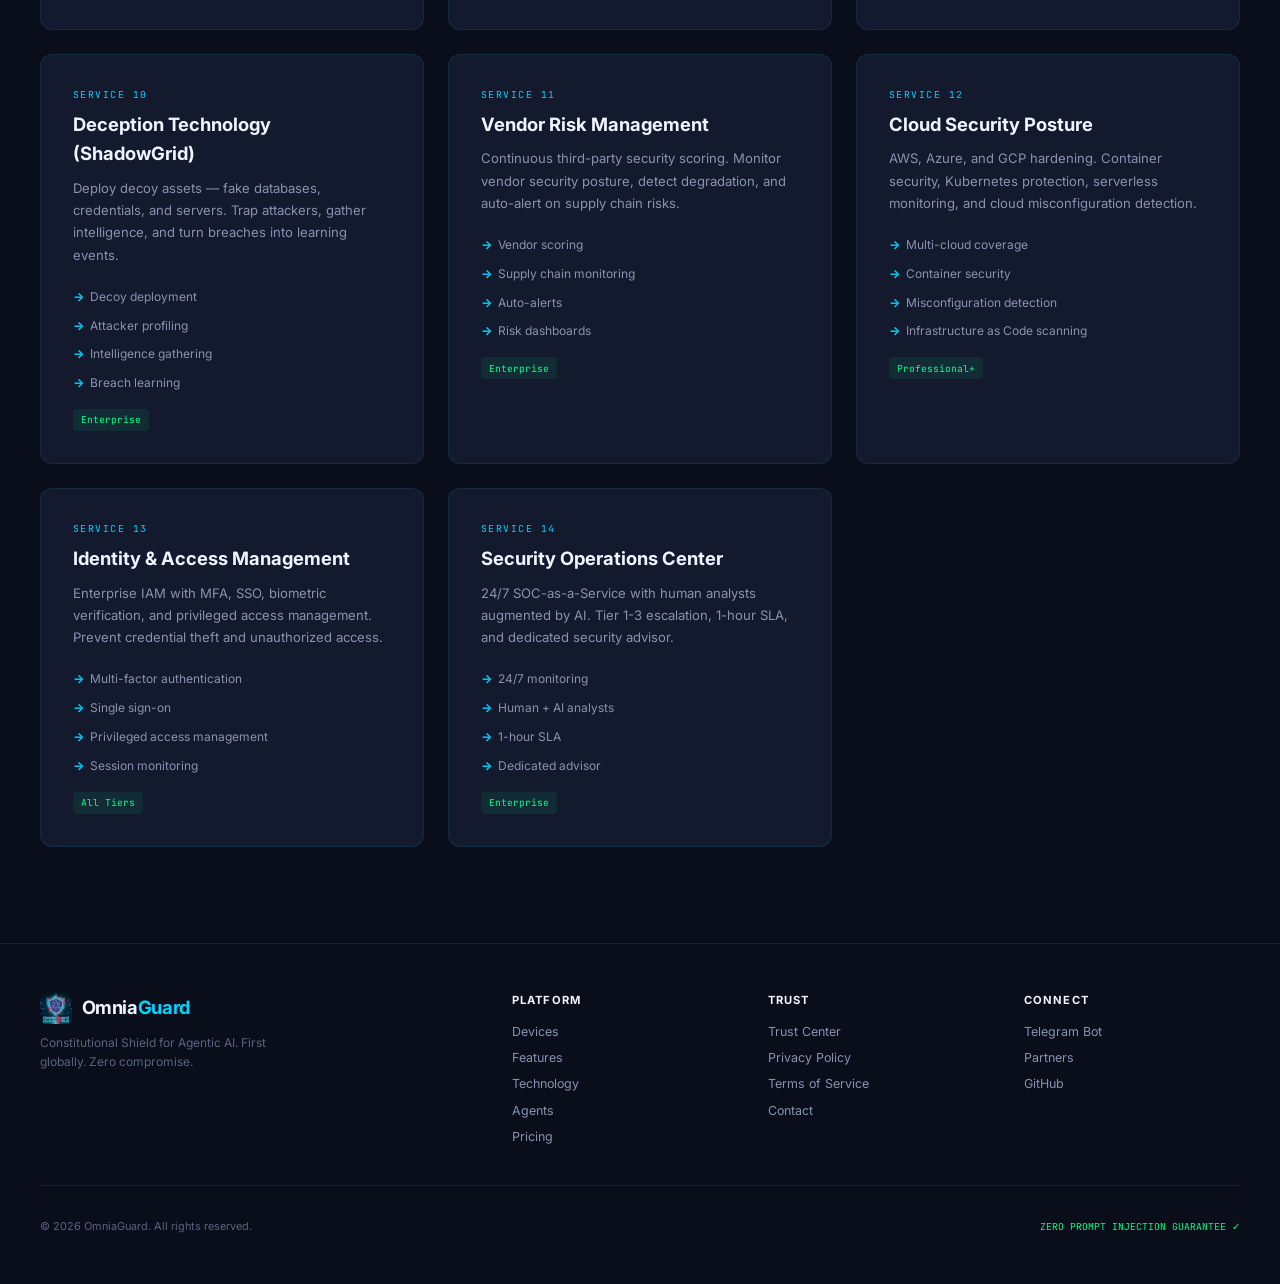
<file: services.html>
<!DOCTYPE html>
<html lang="en">
<head>
    <meta charset="UTF-8">
    <meta name="viewport" content="width=device-width, initial-scale=1.0">
    <title>Security Services | OmniaGuard — Enterprise AI Protection</title>
    <meta name="description" content="14 enterprise security services: prompt injection defense, agent governance, compliance automation, threat intelligence, and more. PIPEDA-compliant.">
    <meta name="keywords" content="AI security services, prompt injection defense, enterprise security, compliance automation, threat intelligence, OmniaGuard">
    <link rel="icon" type="image/webp" href="assets/omniaguard-logo.webp">
    <link rel="preconnect" href="https://fonts.googleapis.com">
    <link rel="preconnect" href="https://fonts.gstatic.com" crossorigin>
    <link href="https://fonts.googleapis.com/css2?family=Inter:wght@400;500;600;700;800;900&family=JetBrains+Mono:wght@400;500;700&display=swap" media="print" onload="this.media='all'" rel="stylesheet">
    <link rel="stylesheet" href="style.css">
    <style>
        .svc-grid{display:grid;grid-template-columns:repeat(auto-fill,minmax(320px,1fr));gap:1.5rem}
        .svc-card{background:var(--bg3);border:1px solid var(--border);border-radius:var(--r);padding:2rem;transition:all .3s var(--ease)}
        .svc-card:hover{border-color:var(--accent);transform:translateY(-3px);box-shadow:0 8px 28px rgba(0,0,0,.3)}
        .svc-num{font-family:var(--mono);font-size:.6rem;color:var(--accent);text-transform:uppercase;letter-spacing:.15em;margin-bottom:.5rem}
        .svc-name{font-size:1.15rem;font-weight:700;margin-bottom:.5rem}
        .svc-desc{font-size:.82rem;color:var(--txt2);line-height:1.7;margin-bottom:1rem}
        .svc-features{list-style:none}
        .svc-features li{font-size:.75rem;color:var(--txt2);padding:.3rem 0;display:flex;align-items:center;gap:.4rem}
        .svc-features li::before{content:'→';color:var(--accent);font-weight:700}
        .svc-tier{font-family:var(--mono);font-size:.6rem;color:var(--accent3);background:rgba(0,255,136,.08);padding:.2rem .5rem;border-radius:4px;display:inline-block;margin-top:.75rem}
    </style>
</head>
<body>
    <nav class="nav"><div class="nav-in">
        <a href="index.html" class="nav-logo"><img src="assets/omniaguard-logo.webp" alt="OmniaGuard" width="32" height="32" loading="eager"><b>Omnia<span>Guard</span></b></a>
        <ul class="nav-links">
            <li><a href="devices.html">Devices</a></li>
            <li><a href="solutions.html">Solutions</a></li>
            <li><a href="features.html">Features</a></li>
            <li><a href="technology.html">Technology</a></li>
            <li><a href="agents.html">Agents</a></li>
            <li><a href="pricing.html">Pricing</a></li>
            <li><a href="about.html">Trust</a></li>
        </ul>
        <a href="pricing.html" class="nav-cta">Get Protected</a>
        <button class="mobile-btn" onclick="document.getElementById('mn').style.display=document.getElementById('mn').style.display==='block'?'none':'block'" aria-label="Menu"><svg viewBox="0 0 24 24" fill="none" stroke="currentColor" stroke-width="2"><path d="M3 12h18M3 6h18M3 18h18"/></svg></button>
    </div>
    <div class="mobile-nav" id="mn">
        <a href="devices.html">Devices</a><a href="solutions.html">Solutions</a><a href="features.html">Features</a>
        <a href="technology.html">Technology</a><a href="agents.html">Agents</a><a href="pricing.html">Pricing</a><a href="about.html">Trust</a>
    </div></nav>

    <div class="pg-hdr">
        <span class="section-lbl">Security Services</span>
        <h1>14 Enterprise Security Services</h1>
        <p>Comprehensive AI security coverage from perimeter defense to compliance automation. Every service backed by the Zero Prompt Injection Guarantee.</p>
    </div>

    <section class="section">
        <div class="section-in">
            <div class="svc-grid">
                <div class="svc-card">
                    <div class="svc-num">Service 01</div>
                    <div class="svc-name">Prompt Injection Defense</div>
                    <div class="svc-desc">Multi-layer protection against direct, indirect, and recursive prompt injection attacks. Patented verification protocol ensures zero successful injections.</div>
                    <ul class="svc-features"><li>Input sanitization pipeline</li><li>Context boundary enforcement</li><li>Recursive injection detection</li><li>Real-time threat neutralization</li></ul>
                    <div class="svc-tier">All Tiers</div>
                </div>
                <div class="svc-card">
                    <div class="svc-num">Service 02</div>
                    <div class="svc-name">Agent Governance Framework</div>
                    <div class="svc-desc">Constitutional rules engine that governs all AI agent behavior. Defines permissions, boundaries, and escalation paths for multi-agent systems.</div>
                    <ul class="svc-features"><li>Permission matrices</li><li>Action verification</li><li>Escalation protocols</li><li>Constitutional rule enforcement</li></ul>
                    <div class="svc-tier">Professional+</div>
                </div>
                <div class="svc-card">
                    <div class="svc-num">Service 03</div>
                    <div class="svc-name">Compliance Automation</div>
                    <div class="svc-desc">Continuous compliance monitoring and auto-evidence collection for SOC2, ISO 27001, PIPEDA, GDPR, and PCI-DSS frameworks.</div>
                    <ul class="svc-features"><li>Real-time compliance scoring</li><li>Auto-evidence collection</li><li>Audit-ready reports</li><li>Gap analysis dashboard</li></ul>
                    <div class="svc-tier">Professional+</div>
                </div>
                <div class="svc-card">
                    <div class="svc-num">Service 04</div>
                    <div class="svc-name">Threat Intelligence Network</div>
                    <div class="svc-desc">Global threat feed aggregation from 200+ sources including dark web monitoring, APT tracking, and predictive threat modeling.</div>
                    <ul class="svc-features"><li>200+ threat feeds</li><li>Dark web monitoring</li><li>APT group tracking</li><li>Predictive modeling</li></ul>
                    <div class="svc-tier">Enterprise</div>
                </div>
                <div class="svc-card">
                    <div class="svc-num">Service 05</div>
                    <div class="svc-name">Endpoint Detection & Response</div>
                    <div class="svc-desc">Next-generation EDR for all device types. Behavioral analysis, memory forensics, and automated containment across Windows, Mac, Linux, and mobile.</div>
                    <ul class="svc-features"><li>Behavioral analysis engine</li><li>Memory forensics</li><li>Auto-containment</li><li>Cross-platform coverage</li></ul>
                    <div class="svc-tier">All Tiers</div>
                </div>
                <div class="svc-card">
                    <div class="svc-num">Service 06</div>
                    <div class="svc-name">Zero-Trust Architecture</div>
                    <div class="svc-desc">Never trust, always verify. Microsegmentation, continuous authentication, and least-privilege access for every user, device, and agent.</div>
                    <ul class="svc-features"><li>Microsegmentation</li><li>Continuous authentication</li><li>Least-privilege enforcement</li><li>Device trust scoring</li></ul>
                    <div class="svc-tier">Professional+</div>
                </div>
                <div class="svc-card">
                    <div class="svc-num">Service 07</div>
                    <div class="svc-name">Data Loss Prevention</div>
                    <div class="svc-desc">AI-powered DLP that detects and prevents sensitive data exfiltration. PII auto-classification, data flow mapping, and policy enforcement.</div>
                    <ul class="svc-features"><li>PII auto-detection</li><li>Data flow mapping</li><li>Exfiltration prevention</li><li>Policy enforcement</li></ul>
                    <div class="svc-tier">Professional+</div>
                </div>
                <div class="svc-card">
                    <div class="svc-num">Service 08</div>
                    <div class="svc-name">Incident Response Automation</div>
                    <div class="svc-desc">Automated playbook execution for security incidents. Sub-10-second containment, forensic preservation, and recovery orchestration.</div>
                    <ul class="svc-features"><li>&lt;10s containment</li><li>Forensic preservation</li><li>Automated playbooks</li><li>Recovery orchestration</li></ul>
                    <div class="svc-tier">Enterprise</div>
                </div>
                <div class="svc-card">
                    <div class="svc-num">Service 09</div>
                    <div class="svc-name">Penetration Testing (Red Cell)</div>
                    <div class="svc-desc">Continuous automated attack simulation. AI-powered red team that never sleeps, finding vulnerabilities before attackers do.</div>
                    <ul class="svc-features"><li>24/7 automated testing</li><li>Attack path mapping</li><li>Vulnerability prioritization</li><li>Remediation guidance</li></ul>
                    <div class="svc-tier">Enterprise Add-on</div>
                </div>
                <div class="svc-card">
                    <div class="svc-num">Service 10</div>
                    <div class="svc-name">Deception Technology (ShadowGrid)</div>
                    <div class="svc-desc">Deploy decoy assets — fake databases, credentials, and servers. Trap attackers, gather intelligence, and turn breaches into learning events.</div>
                    <ul class="svc-features"><li>Decoy deployment</li><li>Attacker profiling</li><li>Intelligence gathering</li><li>Breach learning</li></ul>
                    <div class="svc-tier">Enterprise</div>
                </div>
                <div class="svc-card">
                    <div class="svc-num">Service 11</div>
                    <div class="svc-name">Vendor Risk Management</div>
                    <div class="svc-desc">Continuous third-party security scoring. Monitor vendor security posture, detect degradation, and auto-alert on supply chain risks.</div>
                    <ul class="svc-features"><li>Vendor scoring</li><li>Supply chain monitoring</li><li>Auto-alerts</li><li>Risk dashboards</li></ul>
                    <div class="svc-tier">Enterprise</div>
                </div>
                <div class="svc-card">
                    <div class="svc-num">Service 12</div>
                    <div class="svc-name">Cloud Security Posture</div>
                    <div class="svc-desc">AWS, Azure, and GCP hardening. Container security, Kubernetes protection, serverless monitoring, and cloud misconfiguration detection.</div>
                    <ul class="svc-features"><li>Multi-cloud coverage</li><li>Container security</li><li>Misconfiguration detection</li><li>Infrastructure as Code scanning</li></ul>
                    <div class="svc-tier">Professional+</div>
                </div>
                <div class="svc-card">
                    <div class="svc-num">Service 13</div>
                    <div class="svc-name">Identity & Access Management</div>
                    <div class="svc-desc">Enterprise IAM with MFA, SSO, biometric verification, and privileged access management. Prevent credential theft and unauthorized access.</div>
                    <ul class="svc-features"><li>Multi-factor authentication</li><li>Single sign-on</li><li>Privileged access management</li><li>Session monitoring</li></ul>
                    <div class="svc-tier">All Tiers</div>
                </div>
                <div class="svc-card">
                    <div class="svc-num">Service 14</div>
                    <div class="svc-name">Security Operations Center</div>
                    <div class="svc-desc">24/7 SOC-as-a-Service with human analysts augmented by AI. Tier 1-3 escalation, 1-hour SLA, and dedicated security advisor.</div>
                    <ul class="svc-features"><li>24/7 monitoring</li><li>Human + AI analysts</li><li>1-hour SLA</li><li>Dedicated advisor</li></ul>
                    <div class="svc-tier">Enterprise</div>
                </div>
            </div>
        </div>
    </section>

    <footer class="footer"><div class="footer-in">
        <div class="footer-top">
            <div class="footer-brand">
                <a href="index.html" class="nav-logo"><img src="assets/omniaguard-logo.webp" alt="OmniaGuard" width="32" height="32" loading="eager"><b>Omnia<span>Guard</span></b></a>
                <p>Constitutional Shield for Agentic AI. First globally. Zero compromise.</p>
            </div>
            <div class="footer-col"><h5>Platform</h5><a href="devices.html">Devices</a><a href="features.html">Features</a><a href="technology.html">Technology</a><a href="agents.html">Agents</a><a href="pricing.html">Pricing</a></div>
            <div class="footer-col"><h5>Trust</h5><a href="about.html">Trust Center</a><a href="privacy.html">Privacy Policy</a><a href="terms.html">Terms of Service</a><a href="contact.html">Contact</a></div>
            <div class="footer-col"><h5>Connect</h5><a href="https://t.me/OmniguardSec_bot" target="_blank">Telegram Bot</a><a href="partners.html">Partners</a><a href="https://github.com/omniaguard" target="_blank">GitHub</a></div>
        </div>
        <div class="footer-bot">
            <small>&copy; 2026 OmniaGuard. All rights reserved. </small>
            <small style="font-family:var(--mono);color:var(--accent3);font-size:.6rem">ZERO PROMPT INJECTION GUARANTEE ✓</small>
        </div>
    </div></footer>
<script src="chat-widget.js" defer></script>
<div style="position:fixed;bottom:0;left:0;right:0;background:rgba(10,10,15,.95);border-top:1px solid rgba(0,212,255,.15);padding:8px 20px;font-size:.65rem;color:rgba(255,255,255,.4);text-align:center;z-index:9999">All inquiries handled securely. Contact: info@omniaguard.com</div></body>
</html>
</file>
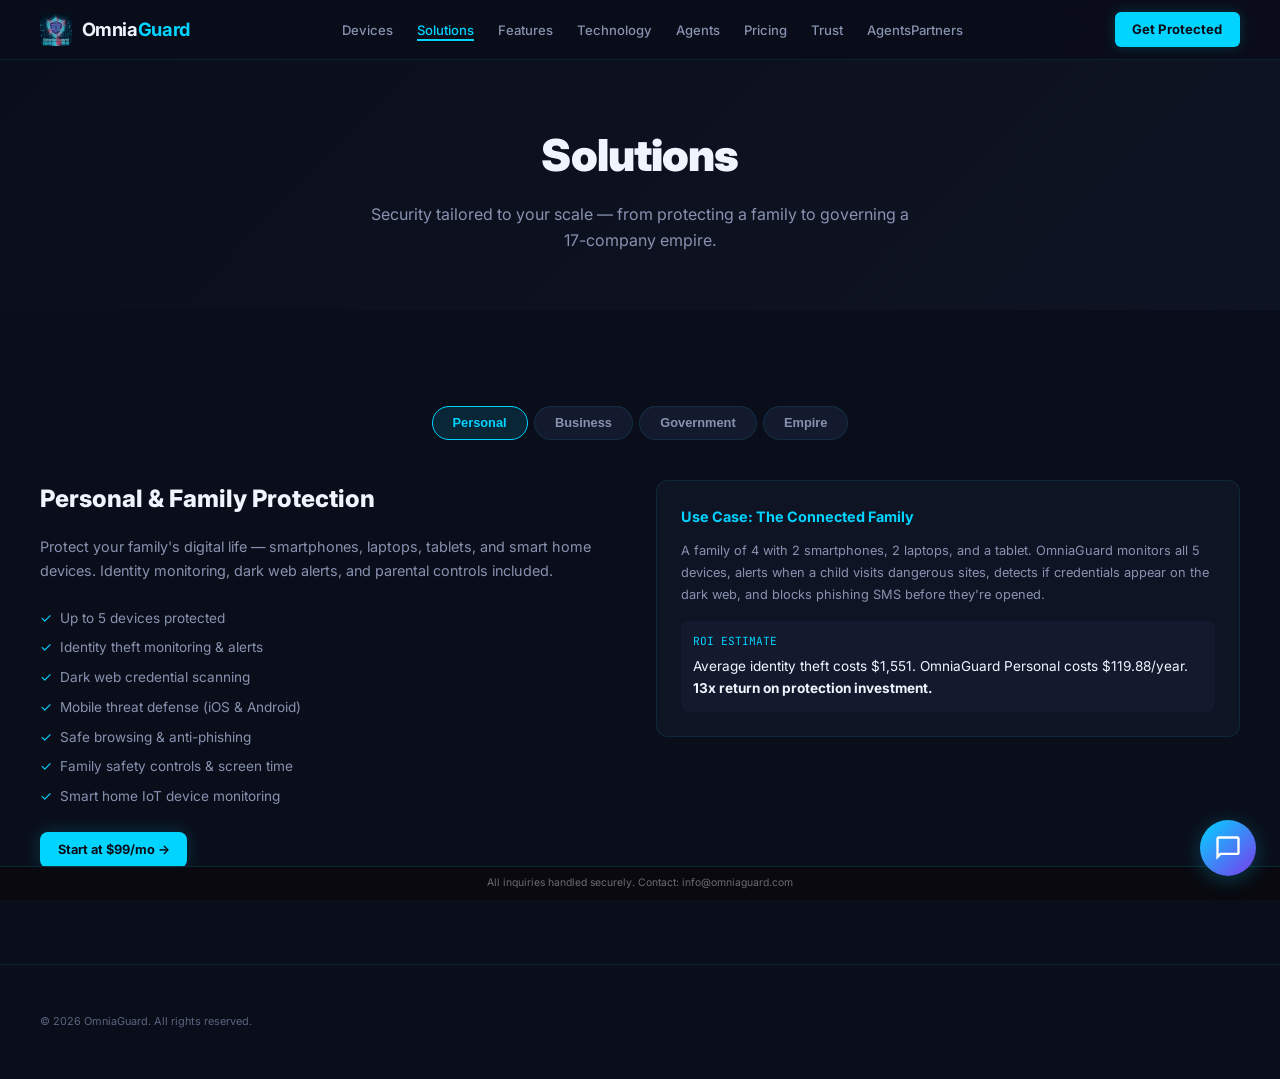
<file: solutions.html>
<!DOCTYPE html>
<html lang="en">
<head>
    <meta charset="UTF-8"><meta name="viewport" content="width=device-width, initial-scale=1.0">
    <title>Solutions | OmniaGuard</title>
    <meta name="description" content="OmniaGuard cybersecurity solutions for personal, business, government, and multi-company empires.">
    <link rel="icon" type="image/webp" href="assets/omniaguard-logo.webp">
    <link rel="preconnect" href="https://fonts.googleapis.com"><link rel="preconnect" href="https://fonts.gstatic.com" crossorigin>
    <link href="https://fonts.googleapis.com/css2?family=Inter:wght@400;500;600;700;800;900&family=JetBrains+Mono:wght@400;500;700&display=swap" media="print" onload="this.media='all'" rel="stylesheet">
    <link rel="stylesheet" href="style.css">
</head>
<body>
    <nav class="nav"><div class="nav-in">
        <a href="index.html" class="nav-logo"><img src="assets/omniaguard-logo.webp" alt="OmniaGuard" width="32" height="32" loading="eager"><b>Omnia<span>Guard</span></b></a>
        <ul class="nav-links"><li><a href="devices.html">Devices</a></li><li><a href="solutions.html" class="active">Solutions</a></li><li><a href="features.html">Features</a></li><li><a href="technology.html">Technology</a></li><li><a href="agents.html">Agents</a></li>
            <li><a href="pricing.html">Pricing</a></li><li><a href="about.html">Trust</a></li><li><a href="agents.html">Agents</a><a href="partners.html">Partners</a></li></ul>
        <a href="pricing.html" class="nav-cta">Get Protected</a>
        <button class="mobile-btn" onclick="document.getElementById('mn').style.display=document.getElementById('mn').style.display==='block'?'none':'block'" aria-label="Menu"><svg viewBox="0 0 24 24" fill="none" stroke="currentColor" stroke-width="2"><path d="M3 12h18M3 6h18M3 18h18"/></svg></button>
    </div><div class="mobile-nav" id="mn"><a href="index.html">Home</a><a href="devices.html">Devices</a><a href="solutions.html">Solutions</a><a href="features.html">Features</a><a href="technology.html">Technology</a><a href="pricing.html">Pricing</a><a href="about.html">Trust</a><a href="partners.html">Partners</a></div></nav>

    <div class="pg-hdr"><h1>Solutions</h1><p>Security tailored to your scale — from protecting a family to governing a 17-company empire.</p></div>

    <section class="section"><div class="section-in">
        <div class="tabs">
            <button class="tab-btn active" onclick="showTab('personal')">Personal</button>
            <button class="tab-btn" onclick="showTab('business')">Business</button>
            <button class="tab-btn" onclick="showTab('government')">Government</button>
            <button class="tab-btn" onclick="showTab('empire')">Empire</button>
        </div>

        <div class="tab-ct active" id="tab-personal">
            <div class="g2" style="gap:2rem;align-items:start">
                <div>
                    <h2 style="font-size:1.5rem;font-weight:800;margin-bottom:1rem">Personal & Family Protection</h2>
                    <p style="font-size:.9rem;color:var(--txt2);line-height:1.7;margin-bottom:1.5rem">Protect your family's digital life — smartphones, laptops, tablets, and smart home devices. Identity monitoring, dark web alerts, and parental controls included.</p>
                    <ul style="list-style:none;display:flex;flex-direction:column;gap:.5rem;margin-bottom:1.5rem">
                        <li style="font-size:.85rem;color:var(--txt2);display:flex;gap:.5rem"><span style="color:var(--accent)">✓</span> Up to 5 devices protected</li>
                        <li style="font-size:.85rem;color:var(--txt2);display:flex;gap:.5rem"><span style="color:var(--accent)">✓</span> Identity theft monitoring & alerts</li>
                        <li style="font-size:.85rem;color:var(--txt2);display:flex;gap:.5rem"><span style="color:var(--accent)">✓</span> Dark web credential scanning</li>
                        <li style="font-size:.85rem;color:var(--txt2);display:flex;gap:.5rem"><span style="color:var(--accent)">✓</span> Mobile threat defense (iOS & Android)</li>
                        <li style="font-size:.85rem;color:var(--txt2);display:flex;gap:.5rem"><span style="color:var(--accent)">✓</span> Safe browsing & anti-phishing</li>
                        <li style="font-size:.85rem;color:var(--txt2);display:flex;gap:.5rem"><span style="color:var(--accent)">✓</span> Family safety controls & screen time</li>
                        <li style="font-size:.85rem;color:var(--txt2);display:flex;gap:.5rem"><span style="color:var(--accent)">✓</span> Smart home IoT device monitoring</li>
                    </ul>
                    <a href="pricing.html" class="btn btn-p btn-sm">Start at $99/mo →</a>
                </div>
                <div class="card" style="padding:1.5rem;background:var(--bg2)">
                    <h4 style="font-size:.9rem;font-weight:700;margin-bottom:.75rem;color:var(--accent)">Use Case: The Connected Family</h4>
                    <p style="font-size:.8rem;color:var(--txt2);line-height:1.7">A family of 4 with 2 smartphones, 2 laptops, and a tablet. OmniaGuard monitors all 5 devices, alerts when a child visits dangerous sites, detects if credentials appear on the dark web, and blocks phishing SMS before they're opened.</p>
                    <div style="margin-top:1rem;padding:.75rem;background:var(--bg3);border-radius:8px">
                        <div style="font-size:.7rem;color:var(--accent);font-family:var(--mono);margin-bottom:.3rem">ROI ESTIMATE</div>
                        <div style="font-size:.85rem;color:var(--txt)">Average identity theft costs $1,551. OmniaGuard Personal costs $119.88/year. <strong>13x return on protection investment.</strong></div>
                    </div>
                </div>
            </div>
        </div>

        <div class="tab-ct" id="tab-business">
            <div class="g2" style="gap:2rem;align-items:start">
                <div>
                    <h2 style="font-size:1.5rem;font-weight:800;margin-bottom:1rem">Business & SMB Protection</h2>
                    <p style="font-size:.9rem;color:var(--txt2);line-height:1.7;margin-bottom:1.5rem">Endpoint protection, email security, compliance tools, and cloud backup for growing businesses. SOC2 and ISO 27001 compliance scoring included.</p>
                    <ul style="list-style:none;display:flex;flex-direction:column;gap:.5rem;margin-bottom:1.5rem">
                        <li style="font-size:.85rem;color:var(--txt2);display:flex;gap:.5rem"><span style="color:var(--accent)">✓</span> Up to 25 devices (scalable)</li>
                        <li style="font-size:.85rem;color:var(--txt2);display:flex;gap:.5rem"><span style="color:var(--accent)">✓</span> Business email protection (BEC, phishing)</li>
                        <li style="font-size:.85rem;color:var(--txt2);display:flex;gap:.5rem"><span style="color:var(--accent)">✓</span> Cloud backup & disaster recovery</li>
                        <li style="font-size:.85rem;color:var(--txt2);display:flex;gap:.5rem"><span style="color:var(--accent)">✓</span> Compliance scoring (SOC2, ISO, PCI)</li>
                        <li style="font-size:.85rem;color:var(--txt2);display:flex;gap:.5rem"><span style="color:var(--accent)">✓</span> Red Cell Lite (monthly pen test)</li>
                        <li style="font-size:.85rem;color:var(--txt2);display:flex;gap:.5rem"><span style="color:var(--accent)">✓</span> Employee security training portal</li>
                        <li style="font-size:.85rem;color:var(--txt2);display:flex;gap:.5rem"><span style="color:var(--accent)">✓</span> Priority support (4-hour SLA)</li>
                    </ul>
                    <a href="pricing.html" class="btn btn-p btn-sm">Start at $499/mo →</a>
                </div>
                <div class="card" style="padding:1.5rem;background:var(--bg2)">
                    <h4 style="font-size:.9rem;font-weight:700;margin-bottom:.75rem;color:var(--accent)">Use Case: Growing SaaS Startup</h4>
                    <p style="font-size:.8rem;color:var(--txt2);line-height:1.7">A 15-person SaaS company handling customer data. OmniaGuard protects all endpoints, monitors email for BEC attacks, maintains SOC2 compliance scoring for investor due diligence, and runs monthly automated pen tests.</p>
                    <div style="margin-top:1rem;padding:.75rem;background:var(--bg3);border-radius:8px">
                        <div style="font-size:.7rem;color:var(--accent);font-family:var(--mono);margin-bottom:.3rem">ROI ESTIMATE</div>
                        <div style="font-size:.85rem;color:var(--txt)">Average SMB breach costs $108,000. OmniaGuard Professional costs $359.88/year. <strong>300x return on protection investment.</strong></div>
                    </div>
                </div>
            </div>
        </div>

        <div class="tab-ct" id="tab-government">
            <div class="g2" style="gap:2rem;align-items:start">
                <div>
                    <h2 style="font-size:1.5rem;font-weight:800;margin-bottom:1rem">Government & Public Sector</h2>
                    <p style="font-size:.9rem;color:var(--txt2);line-height:1.7;margin-bottom:1.5rem">Sovereign data residency, classified environment options, and FedRAMP-ready architecture for government agencies and critical infrastructure.</p>
                    <ul style="list-style:none;display:flex;flex-direction:column;gap:.5rem;margin-bottom:1.5rem">
                        <li style="font-size:.85rem;color:var(--txt2);display:flex;gap:.5rem"><span style="color:var(--accent)">✓</span> Canadian sovereign data residency</li>
                        <li style="font-size:.85rem;color:var(--txt2);display:flex;gap:.5rem"><span style="color:var(--accent)">✓</span> FedRAMP-ready architecture</li>
                        <li style="font-size:.85rem;color:var(--txt2);display:flex;gap:.5rem"><span style="color:var(--accent)">✓</span> Classified environment options (PBMM)</li>
                        <li style="font-size:.85rem;color:var(--txt2);display:flex;gap:.5rem"><span style="color:var(--accent)">✓</span> Critical infrastructure protection (OT/SCADA)</li>
                        <li style="font-size:.85rem;color:var(--txt2);display:flex;gap:.5rem"><span style="color:var(--accent)">✓</span> Air-gapped deployment options</li>
                        <li style="font-size:.85rem;color:var(--txt2);display:flex;gap:.5rem"><span style="color:var(--accent)">✓</span> Threat intelligence sharing (STIX/TAXII)</li>
                        <li style="font-size:.85rem;color:var(--txt2);display:flex;gap:.5rem"><span style="color:var(--accent)">✓</span> Supply chain risk management</li>
                    </ul>
                    <a href="about.html#contact" class="btn btn-p btn-sm">Contact Government Sales →</a>
                </div>
                <div class="card" style="padding:1.5rem;background:var(--bg2)">
                    <h4 style="font-size:.9rem;font-weight:700;margin-bottom:.75rem;color:var(--accent)">Use Case: Municipal Government</h4>
                    <p style="font-size:.8rem;color:var(--txt2);line-height:1.7">A Canadian municipality with 500+ endpoints, SCADA-controlled water systems, and citizen data. OmniaGuard provides sovereign data residency, OT protection, and automated compliance reporting for provincial audits.</p>
                </div>
            </div>
        </div>

        <div class="tab-ct" id="tab-empire">
            <div class="g2" style="gap:2rem;align-items:start">
                <div>
                    <h2 style="font-size:1.5rem;font-weight:800;margin-bottom:1rem">Empire — Multi-Entity Governance</h2>
                    <p style="font-size:.9rem;color:var(--txt2);line-height:1.7;margin-bottom:1.5rem">For holding companies and conglomerates managing multiple subsidiaries. Cross-entity security governance with dedicated agents per company — all unified under one command layer.</p>
                    <ul style="list-style:none;display:flex;flex-direction:column;gap:.5rem;margin-bottom:1.5rem">
                        <li style="font-size:.85rem;color:var(--txt2);display:flex;gap:.5rem"><span style="color:var(--accent)">✓</span> 17-company (or more) unified coverage</li>
                        <li style="font-size:.85rem;color:var(--txt2);display:flex;gap:.5rem"><span style="color:var(--accent)">✓</span> Cross-entity security governance dashboard</li>
                        <li style="font-size:.85rem;color:var(--txt2);display:flex;gap:.5rem"><span style="color:var(--accent)">✓</span> Dedicated security agent per subsidiary</li>
                        <li style="font-size:.85rem;color:var(--txt2);display:flex;gap:.5rem"><span style="color:var(--accent)">✓</span> AI agent hardening (Zero Prompt Injection)</li>
                        <li style="font-size:.85rem;color:var(--txt2);display:flex;gap:.5rem"><span style="color:var(--accent)">✓</span> Dedicated CSM + quarterly red team</li>
                        <li style="font-size:.85rem;color:var(--txt2);display:flex;gap:.5rem"><span style="color:var(--accent)">✓</span> Cyber insurance partnership integration</li>
                        <li style="font-size:.85rem;color:var(--txt2);display:flex;gap:.5rem"><span style="color:var(--accent)">✓</span> Full regulatory compliance (SOC2, ISO 42001, NIST AI RMF)</li>
                    </ul>
                    <a href="about.html#contact" class="btn btn-p btn-sm">Contact Empire Sales →</a>
                </div>
                <div class="card" style="padding:1.5rem;background:var(--bg2)">
                    <h4 style="font-size:.9rem;font-weight:700;margin-bottom:.75rem;color:var(--accent)">Use Case: OmniaGuard</h4>
                    <p style="font-size:.8rem;color:var(--txt2);line-height:1.7">A holding company with 17 subsidiaries across SaaS, logistics, education, and privacy services. Each company has a dedicated OmniaGuard agent. Cross-entity threat intelligence flows in real-time. One breach attempt at Company A triggers hardening across all 16 others instantly.</p>
                    <div style="margin-top:1rem;padding:.75rem;background:var(--bg3);border-radius:8px">
                        <div style="font-size:.7rem;color:var(--accent);font-family:var(--mono);margin-bottom:.3rem">EMPIRE ADVANTAGE</div>
                        <div style="font-size:.85rem;color:var(--txt)">Attack on one subsidiary = instant defense across all 17. <strong>Collective immunity through shared intelligence.</strong></div>
                    </div>
                </div>
            </div>
        </div>
    </div></section>

    <footer class="footer"><div class="footer-in"><div class="footer-bot"><small>&copy; 2026 OmniaGuard. All rights reserved.</small><small></small></div></div></footer>

    <script>
    function showTab(id){
        document.querySelectorAll('.tab-ct').forEach(t=>t.classList.remove('active'));
        document.querySelectorAll('.tab-btn').forEach(b=>b.classList.remove('active'));
        document.getElementById('tab-'+id).classList.add('active');
        event.target.classList.add('active');
    }
    </script>
<script src="chat-widget.js" defer></script>
<div style="position:fixed;bottom:0;left:0;right:0;background:rgba(10,10,15,.95);border-top:1px solid rgba(0,212,255,.15);padding:8px 20px;font-size:.65rem;color:rgba(255,255,255,.4);text-align:center;z-index:9999">All inquiries handled securely. Contact: info@omniaguard.com</div></body>
</html>
</file>
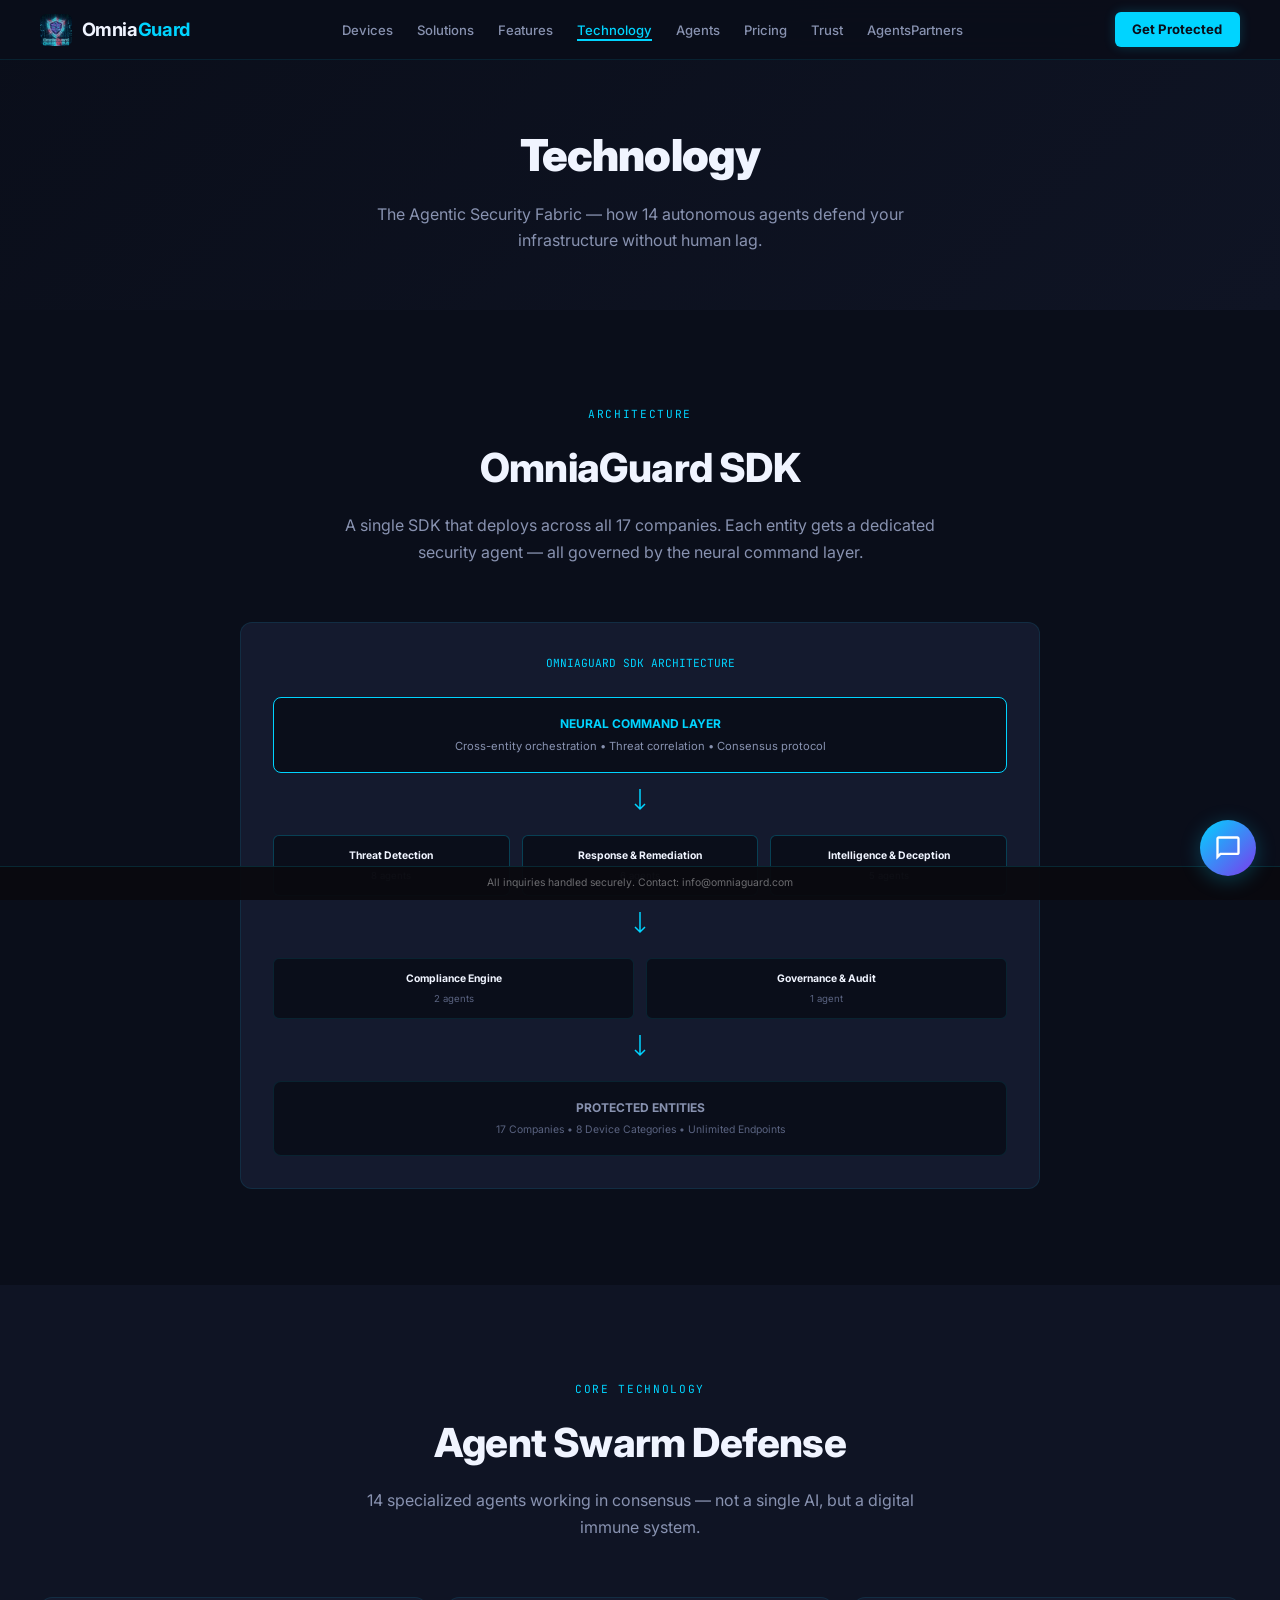
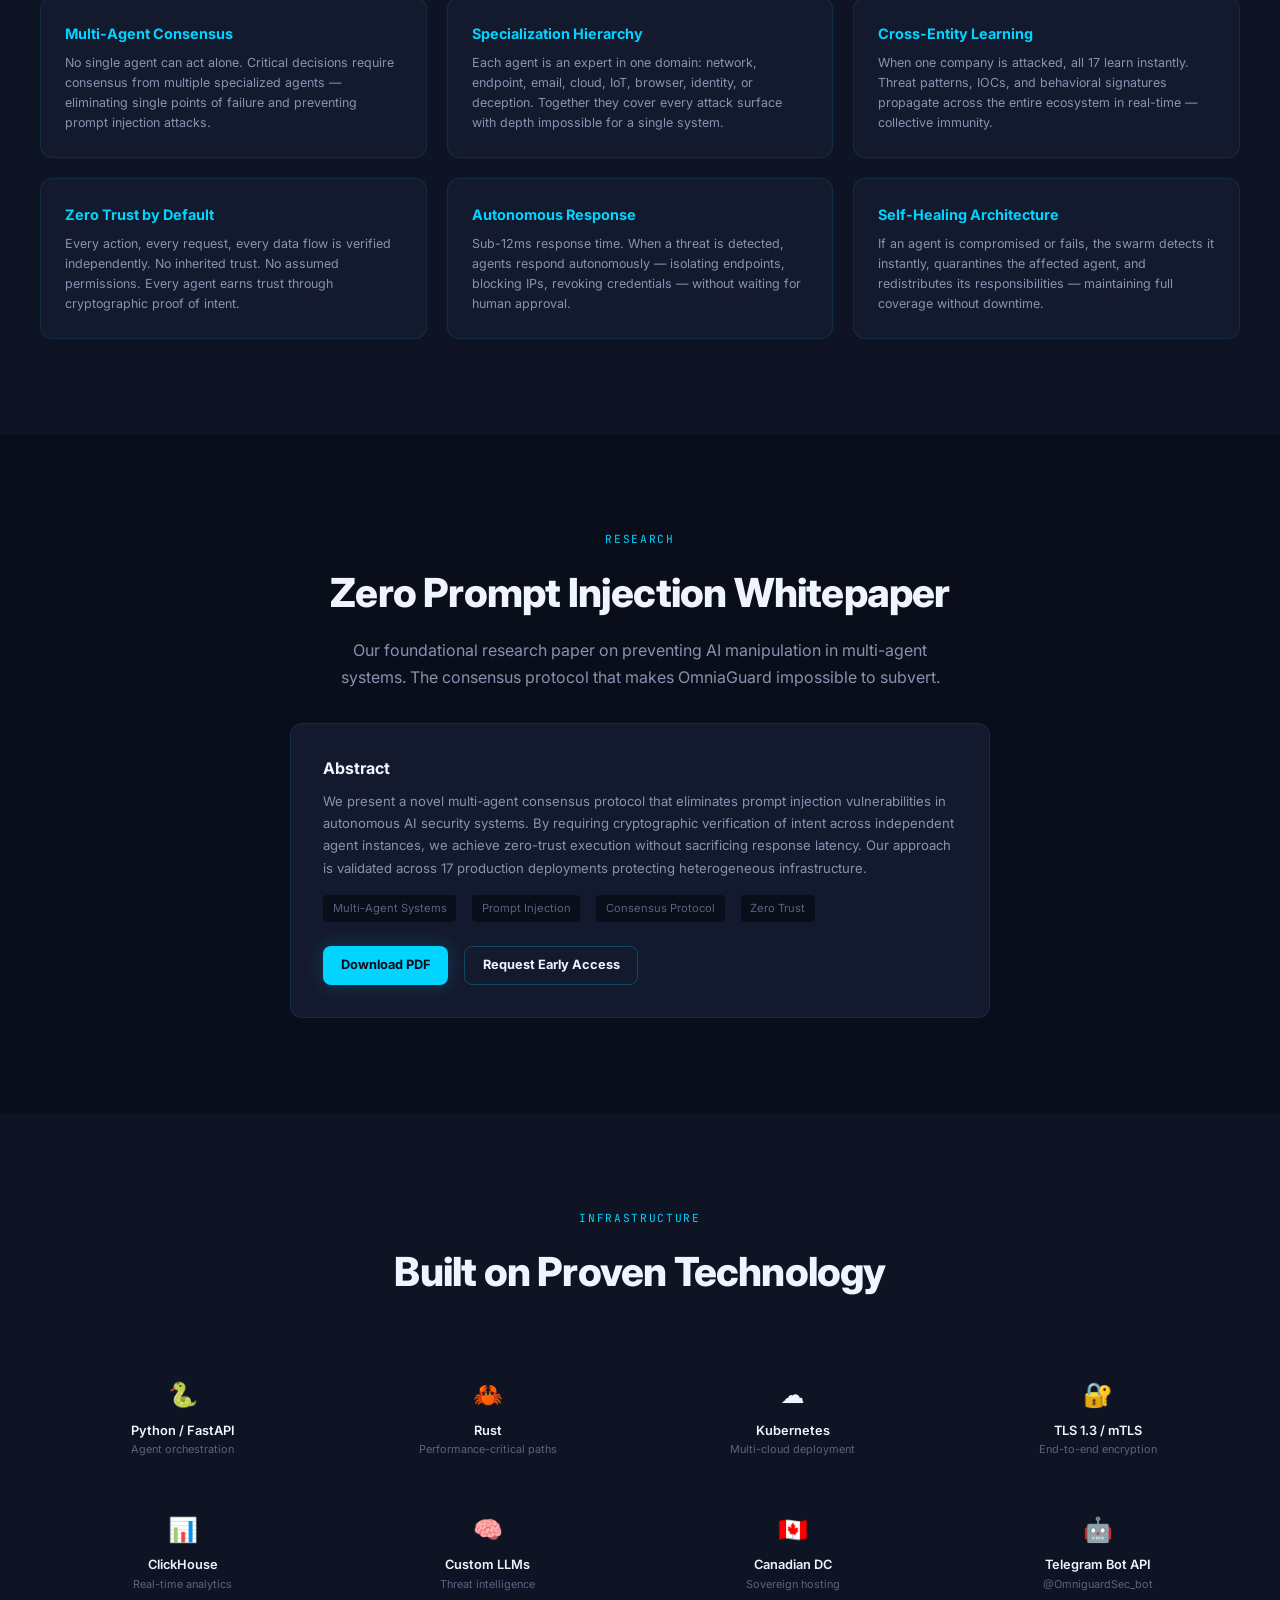
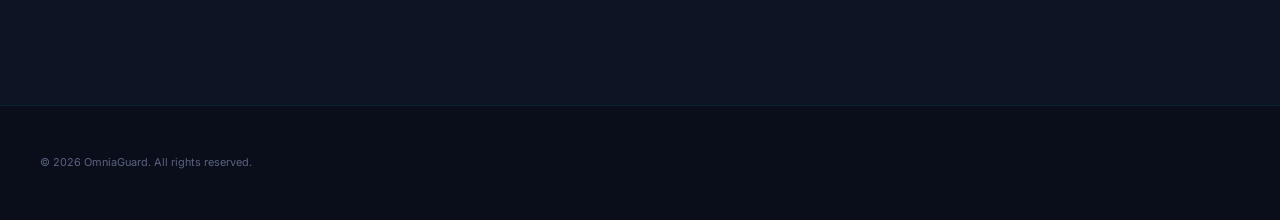
<file: technology.html>
<!DOCTYPE html>
<html lang="en">
<head>
    <meta charset="UTF-8"><meta name="viewport" content="width=device-width, initial-scale=1.0">
    <title>Technology | OmniaGuard</title>
    <meta name="description" content="OmniaGuard SDK architecture, agent swarm defense, and Zero Prompt Injection whitepaper. The Agentic Security Fabric explained.">
    <link rel="icon" type="image/webp" href="assets/omniaguard-logo.webp">
    <link rel="preconnect" href="https://fonts.googleapis.com"><link rel="preconnect" href="https://fonts.gstatic.com" crossorigin>
    <link href="https://fonts.googleapis.com/css2?family=Inter:wght@400;500;600;700;800;900&family=JetBrains+Mono:wght@400;500;700&display=swap" media="print" onload="this.media='all'" rel="stylesheet">
    <link rel="stylesheet" href="style.css">
</head>
<body>
    <nav class="nav"><div class="nav-in">
        <a href="index.html" class="nav-logo"><img src="assets/omniaguard-logo.webp" alt="OmniaGuard" width="32" height="32" loading="eager"><b>Omnia<span>Guard</span></b></a>
        <ul class="nav-links"><li><a href="devices.html">Devices</a></li><li><a href="solutions.html">Solutions</a></li><li><a href="features.html">Features</a></li><li><a href="technology.html" class="active">Technology</a></li><li><a href="agents.html">Agents</a></li>
            <li><a href="pricing.html">Pricing</a></li><li><a href="about.html">Trust</a></li><li><a href="agents.html">Agents</a><a href="partners.html">Partners</a></li></ul>
        <a href="pricing.html" class="nav-cta">Get Protected</a>
        <button class="mobile-btn" onclick="document.getElementById('mn').style.display=document.getElementById('mn').style.display==='block'?'none':'block'" aria-label="Menu"><svg viewBox="0 0 24 24" fill="none" stroke="currentColor" stroke-width="2"><path d="M3 12h18M3 6h18M3 18h18"/></svg></button>
    </div><div class="mobile-nav" id="mn"><a href="index.html">Home</a><a href="devices.html">Devices</a><a href="solutions.html">Solutions</a><a href="features.html">Features</a><a href="technology.html">Technology</a><a href="pricing.html">Pricing</a><a href="about.html">Trust</a><a href="partners.html">Partners</a></div></nav>

    <div class="pg-hdr"><h1>Technology</h1><p>The Agentic Security Fabric — how 14 autonomous agents defend your infrastructure without human lag.</p></div>

    <!-- SDK Architecture -->
    <section class="section" id="sdk">
        <div class="section-in"><div class="section-hdr">
            <span class="section-lbl">Architecture</span>
            <h2 class="section-ttl">OmniaGuard SDK</h2>
            <p class="section-dsc">A single SDK that deploys across all 17 companies. Each entity gets a dedicated security agent — all governed by the neural command layer.</p>
        </div>
        <div class="card" style="padding:2rem;max-width:800px;margin:0 auto">
            <div style="font-family:var(--mono);font-size:.7rem;color:var(--accent);margin-bottom:1.5rem;text-align:center">OMNIAGUARD SDK ARCHITECTURE</div>
            <div style="display:flex;flex-direction:column;gap:1rem">
                <div style="background:var(--bg);border:1px solid var(--accent);border-radius:8px;padding:1rem;text-align:center">
                    <div style="font-size:.75rem;font-weight:700;color:var(--accent)">NEURAL COMMAND LAYER</div>
                    <div style="font-size:.7rem;color:var(--txt2);margin-top:.3rem">Cross-entity orchestration • Threat correlation • Consensus protocol</div>
                </div>
                <div style="display:flex;justify-content:center"><svg width="20" height="30" viewBox="0 0 20 30"><path d="M10 0 L10 20 M5 15 L10 20 L15 15" stroke="var(--accent)" fill="none" stroke-width="1.5"/></svg></div>
                <div style="display:grid;grid-template-columns:repeat(3,1fr);gap:.75rem">
                    <div style="background:var(--bg);border:1px solid var(--border2);border-radius:6px;padding:.75rem;text-align:center"><div style="font-size:.65rem;font-weight:700;color:var(--txt)">Threat Detection</div><div style="font-size:.6rem;color:var(--txt3);margin-top:.2rem">8 agents</div></div>
                    <div style="background:var(--bg);border:1px solid var(--border2);border-radius:6px;padding:.75rem;text-align:center"><div style="font-size:.65rem;font-weight:700;color:var(--txt)">Response & Remediation</div><div style="font-size:.6rem;color:var(--txt3);margin-top:.2rem">6 agents</div></div>
                    <div style="background:var(--bg);border:1px solid var(--border2);border-radius:6px;padding:.75rem;text-align:center"><div style="font-size:.65rem;font-weight:700;color:var(--txt)">Intelligence & Deception</div><div style="font-size:.6rem;color:var(--txt3);margin-top:.2rem">5 agents</div></div>
                </div>
                <div style="display:flex;justify-content:center"><svg width="20" height="30" viewBox="0 0 20 30"><path d="M10 0 L10 20 M5 15 L10 20 L15 15" stroke="var(--accent)" fill="none" stroke-width="1.5"/></svg></div>
                <div style="display:grid;grid-template-columns:repeat(2,1fr);gap:.75rem">
                    <div style="background:var(--bg);border:1px solid var(--border);border-radius:6px;padding:.75rem;text-align:center"><div style="font-size:.65rem;font-weight:700;color:var(--txt)">Compliance Engine</div><div style="font-size:.6rem;color:var(--txt3);margin-top:.2rem">2 agents</div></div>
                    <div style="background:var(--bg);border:1px solid var(--border);border-radius:6px;padding:.75rem;text-align:center"><div style="font-size:.65rem;font-weight:700;color:var(--txt)">Governance & Audit</div><div style="font-size:.6rem;color:var(--txt3);margin-top:.2rem">1 agent</div></div>
                </div>
                <div style="display:flex;justify-content:center"><svg width="20" height="30" viewBox="0 0 20 30"><path d="M10 0 L10 20 M5 15 L10 20 L15 15" stroke="var(--accent)" fill="none" stroke-width="1.5"/></svg></div>
                <div style="background:var(--bg);border:1px solid var(--border);border-radius:8px;padding:1rem;text-align:center">
                    <div style="font-size:.75rem;font-weight:700;color:var(--txt2)">PROTECTED ENTITIES</div>
                    <div style="font-size:.65rem;color:var(--txt3);margin-top:.3rem">17 Companies • 8 Device Categories • Unlimited Endpoints</div>
                </div>
            </div>
        </div>
        </div>
    </section>

    <!-- Agent Swarm Defense -->
    <section class="section section-alt">
        <div class="section-in"><div class="section-hdr">
            <span class="section-lbl">Core Technology</span>
            <h2 class="section-ttl">Agent Swarm Defense</h2>
            <p class="section-dsc">14 specialized agents working in consensus — not a single AI, but a digital immune system.</p>
        </div>
        <div class="g3">
            <div class="card" style="padding:1.5rem">
                <h4 style="font-size:.9rem;font-weight:700;margin-bottom:.5rem;color:var(--accent)">Multi-Agent Consensus</h4>
                <p style="font-size:.78rem;color:var(--txt2);line-height:1.6">No single agent can act alone. Critical decisions require consensus from multiple specialized agents — eliminating single points of failure and preventing prompt injection attacks.</p>
            </div>
            <div class="card" style="padding:1.5rem">
                <h4 style="font-size:.9rem;font-weight:700;margin-bottom:.5rem;color:var(--accent)">Specialization Hierarchy</h4>
                <p style="font-size:.78rem;color:var(--txt2);line-height:1.6">Each agent is an expert in one domain: network, endpoint, email, cloud, IoT, browser, identity, or deception. Together they cover every attack surface with depth impossible for a single system.</p>
            </div>
            <div class="card" style="padding:1.5rem">
                <h4 style="font-size:.9rem;font-weight:700;margin-bottom:.5rem;color:var(--accent)">Cross-Entity Learning</h4>
                <p style="font-size:.78rem;color:var(--txt2);line-height:1.6">When one company is attacked, all 17 learn instantly. Threat patterns, IOCs, and behavioral signatures propagate across the entire ecosystem in real-time — collective immunity.</p>
            </div>
            <div class="card" style="padding:1.5rem">
                <h4 style="font-size:.9rem;font-weight:700;margin-bottom:.5rem;color:var(--accent)">Zero Trust by Default</h4>
                <p style="font-size:.78rem;color:var(--txt2);line-height:1.6">Every action, every request, every data flow is verified independently. No inherited trust. No assumed permissions. Every agent earns trust through cryptographic proof of intent.</p>
            </div>
            <div class="card" style="padding:1.5rem">
                <h4 style="font-size:.9rem;font-weight:700;margin-bottom:.5rem;color:var(--accent)">Autonomous Response</h4>
                <p style="font-size:.78rem;color:var(--txt2);line-height:1.6">Sub-12ms response time. When a threat is detected, agents respond autonomously — isolating endpoints, blocking IPs, revoking credentials — without waiting for human approval.</p>
            </div>
            <div class="card" style="padding:1.5rem">
                <h4 style="font-size:.9rem;font-weight:700;margin-bottom:.5rem;color:var(--accent)">Self-Healing Architecture</h4>
                <p style="font-size:.78rem;color:var(--txt2);line-height:1.6">If an agent is compromised or fails, the swarm detects it instantly, quarantines the affected agent, and redistributes its responsibilities — maintaining full coverage without downtime.</p>
            </div>
        </div>
        </div>
    </section>

    <!-- Whitepaper -->
    <section class="section" id="whitepaper">
        <div class="section-in" style="max-width:700px;text-align:center">
            <span class="section-lbl">Research</span>
            <h2 class="section-ttl">Zero Prompt Injection Whitepaper</h2>
            <p class="section-dsc" style="margin-bottom:2rem">Our foundational research paper on preventing AI manipulation in multi-agent systems. The consensus protocol that makes OmniaGuard impossible to subvert.</p>
            <div class="card" style="padding:2rem;text-align:left">
                <h4 style="font-size:1rem;font-weight:700;margin-bottom:.5rem">Abstract</h4>
                <p style="font-size:.82rem;color:var(--txt2);line-height:1.7;margin-bottom:1rem">We present a novel multi-agent consensus protocol that eliminates prompt injection vulnerabilities in autonomous AI security systems. By requiring cryptographic verification of intent across independent agent instances, we achieve zero-trust execution without sacrificing response latency. Our approach is validated across 17 production deployments protecting heterogeneous infrastructure.</p>
                <div style="display:flex;gap:1rem;flex-wrap:wrap;margin-bottom:1.5rem">
                    <div style="font-size:.7rem;color:var(--txt3);padding:.3rem .6rem;background:var(--bg);border-radius:4px">Multi-Agent Systems</div>
                    <div style="font-size:.7rem;color:var(--txt3);padding:.3rem .6rem;background:var(--bg);border-radius:4px">Prompt Injection</div>
                    <div style="font-size:.7rem;color:var(--txt3);padding:.3rem .6rem;background:var(--bg);border-radius:4px">Consensus Protocol</div>
                    <div style="font-size:.7rem;color:var(--txt3);padding:.3rem .6rem;background:var(--bg);border-radius:4px">Zero Trust</div>
                </div>
                <div style="display:flex;gap:1rem;flex-wrap:wrap">
                    <a href="#" class="btn btn-p btn-sm" onclick="alert('Whitepaper PDF will be emailed to you. Visit our contact page to request access.');return false;">Download PDF</a>
                    <a href="about.html#contact" class="btn btn-s btn-sm">Request Early Access</a>
                </div>
            </div>
        </div>
    </section>

    <!-- Tech Stack -->
    <section class="section section-alt">
        <div class="section-in"><div class="section-hdr">
            <span class="section-lbl">Infrastructure</span>
            <h2 class="section-ttl">Built on Proven Technology</h2>
        </div>
        <div class="g4">
            <div style="text-align:center;padding:1rem">
                <div style="font-size:1.5rem;margin-bottom:.4rem">🐍</div>
                <div style="font-size:.8rem;font-weight:600">Python / FastAPI</div>
                <div style="font-size:.68rem;color:var(--txt3)">Agent orchestration</div>
            </div>
            <div style="text-align:center;padding:1rem">
                <div style="font-size:1.5rem;margin-bottom:.4rem">🦀</div>
                <div style="font-size:.8rem;font-weight:600">Rust</div>
                <div style="font-size:.68rem;color:var(--txt3)">Performance-critical paths</div>
            </div>
            <div style="text-align:center;padding:1rem">
                <div style="font-size:1.5rem;margin-bottom:.4rem">☁️</div>
                <div style="font-size:.8rem;font-weight:600">Kubernetes</div>
                <div style="font-size:.68rem;color:var(--txt3)">Multi-cloud deployment</div>
            </div>
            <div style="text-align:center;padding:1rem">
                <div style="font-size:1.5rem;margin-bottom:.4rem">🔐</div>
                <div style="font-size:.8rem;font-weight:600">TLS 1.3 / mTLS</div>
                <div style="font-size:.68rem;color:var(--txt3)">End-to-end encryption</div>
            </div>
            <div style="text-align:center;padding:1rem">
                <div style="font-size:1.5rem;margin-bottom:.4rem">📊</div>
                <div style="font-size:.8rem;font-weight:600">ClickHouse</div>
                <div style="font-size:.68rem;color:var(--txt3)">Real-time analytics</div>
            </div>
            <div style="text-align:center;padding:1rem">
                <div style="font-size:1.5rem;margin-bottom:.4rem">🧠</div>
                <div style="font-size:.8rem;font-weight:600">Custom LLMs</div>
                <div style="font-size:.68rem;color:var(--txt3)">Threat intelligence</div>
            </div>
            <div style="text-align:center;padding:1rem">
                <div style="font-size:1.5rem;margin-bottom:.4rem">🇨🇦</div>
                <div style="font-size:.8rem;font-weight:600">Canadian DC</div>
                <div style="font-size:.68rem;color:var(--txt3)">Sovereign hosting</div>
            </div>
            <div style="text-align:center;padding:1rem">
                <div style="font-size:1.5rem;margin-bottom:.4rem">🤖</div>
                <div style="font-size:.8rem;font-weight:600">Telegram Bot API</div>
                <div style="font-size:.68rem;color:var(--txt3)">@OmniguardSec_bot</div>
            </div>
        </div>
        </div>
    </section>

    <footer class="footer"><div class="footer-in"><div class="footer-bot"><small>&copy; 2026 OmniaGuard. All rights reserved.</small><small></small></div></div></footer>
<script src="chat-widget.js" defer></script>
<div style="position:fixed;bottom:0;left:0;right:0;background:rgba(10,10,15,.95);border-top:1px solid rgba(0,212,255,.15);padding:8px 20px;font-size:.65rem;color:rgba(255,255,255,.4);text-align:center;z-index:9999">All inquiries handled securely. Contact: info@omniaguard.com</div></body>
</html>
</file>
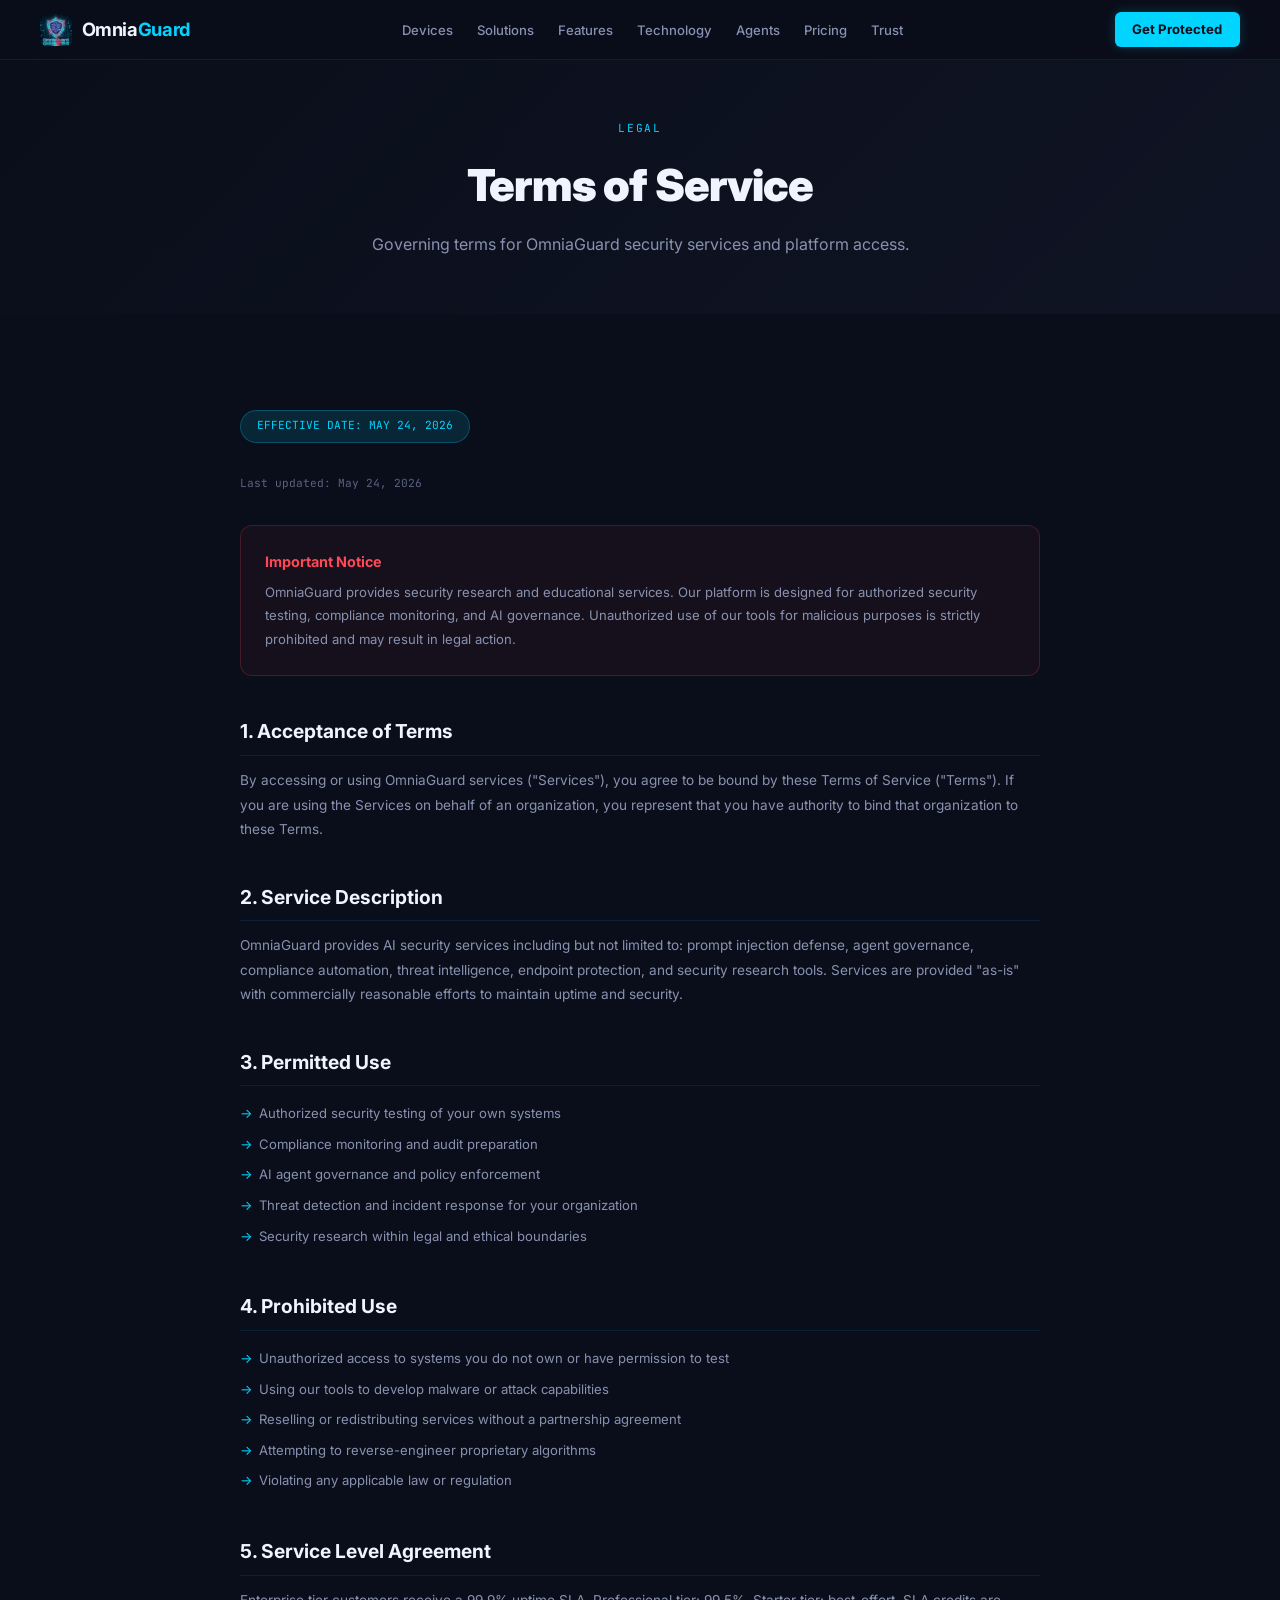
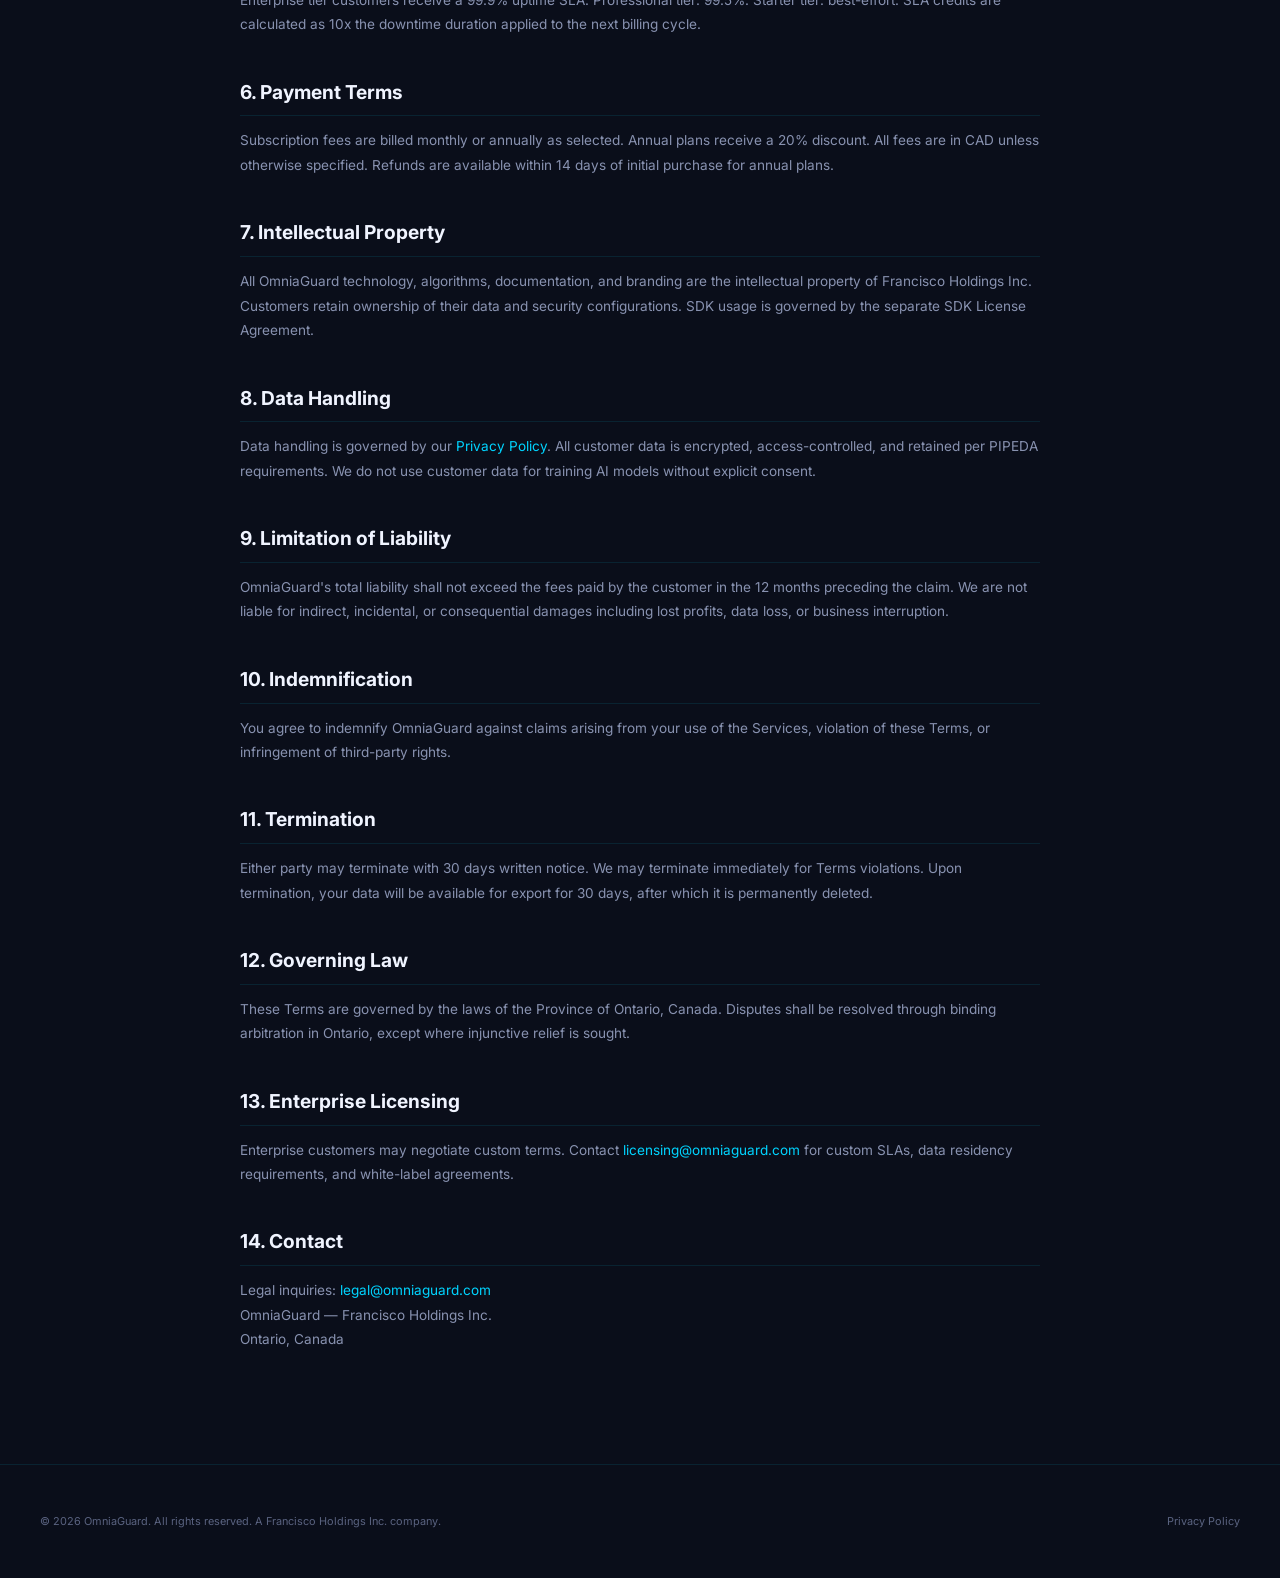
<file: terms.html>
<!DOCTYPE html>
<html lang="en">
<head>
    <meta charset="UTF-8">
    <meta name="viewport" content="width=device-width, initial-scale=1.0">
    <title>Terms of Service | OmniaGuard</title>
    <meta name="description" content="OmniaGuard terms of service. Security research and educational services. Enterprise licensing terms.">
    <link rel="icon" type="image/webp" href="assets/omniaguard-logo.webp">
    <link rel="preconnect" href="https://fonts.googleapis.com">
    <link rel="preconnect" href="https://fonts.gstatic.com" crossorigin>
    <link href="https://fonts.googleapis.com/css2?family=Inter:wght@400;500;600;700;800;900&family=JetBrains+Mono:wght@400;500;700&display=swap" media="print" onload="this.media='all'" rel="stylesheet">
    <link rel="stylesheet" href="style.css">
    <style>
        .legal-content{max-width:800px;margin:0 auto}
        .legal-content h2{font-size:1.2rem;font-weight:700;margin:2.5rem 0 .75rem;color:var(--txt);border-bottom:1px solid var(--border);padding-bottom:.5rem}
        .legal-content p{font-size:.85rem;color:var(--txt2);line-height:1.8;margin-bottom:1rem}
        .legal-content ul{list-style:none;margin-bottom:1rem}
        .legal-content ul li{font-size:.82rem;color:var(--txt2);padding:.3rem 0;padding-left:1.2rem;position:relative}
        .legal-content ul li::before{content:'→';position:absolute;left:0;color:var(--accent)}
        .legal-badge{display:inline-flex;align-items:center;gap:.5rem;padding:.4rem 1rem;background:var(--dim);border:1px solid var(--border2);border-radius:100px;font-family:var(--mono);font-size:.7rem;color:var(--accent);margin-bottom:2rem}
        .legal-updated{font-family:var(--mono);font-size:.7rem;color:var(--txt3);margin-bottom:2rem}
        .disclaimer-box{background:rgba(255,71,87,.05);border:1px solid rgba(255,71,87,.2);border-radius:var(--r);padding:1.5rem;margin:2rem 0}
        .disclaimer-box h4{color:var(--red);font-size:.9rem;margin-bottom:.5rem}
        .disclaimer-box p{color:var(--txt2);font-size:.82rem;margin-bottom:0}
    </style>
</head>
<body>
    <nav class="nav"><div class="nav-in">
        <a href="index.html" class="nav-logo"><img src="assets/omniaguard-logo.webp" alt="OmniaGuard" width="32" height="32" loading="eager"><b>Omnia<span>Guard</span></b></a>
        <ul class="nav-links">
            <li><a href="devices.html">Devices</a></li>
            <li><a href="solutions.html">Solutions</a></li>
            <li><a href="features.html">Features</a></li>
            <li><a href="technology.html">Technology</a></li>
            <li><a href="agents.html">Agents</a></li>
            <li><a href="pricing.html">Pricing</a></li>
            <li><a href="about.html">Trust</a></li>
        </ul>
        <a href="pricing.html" class="nav-cta">Get Protected</a>
        <button class="mobile-btn" onclick="document.getElementById('mn').style.display=document.getElementById('mn').style.display==='block'?'none':'block'" aria-label="Menu"><svg viewBox="0 0 24 24" fill="none" stroke="currentColor" stroke-width="2"><path d="M3 12h18M3 6h18M3 18h18"/></svg></button>
    </div>
    <div class="mobile-nav" id="mn">
        <a href="devices.html">Devices</a><a href="solutions.html">Solutions</a><a href="features.html">Features</a>
        <a href="technology.html">Technology</a><a href="agents.html">Agents</a><a href="pricing.html">Pricing</a><a href="about.html">Trust</a>
    </div></nav>

    <div class="pg-hdr">
        <span class="section-lbl">Legal</span>
        <h1>Terms of Service</h1>
        <p>Governing terms for OmniaGuard security services and platform access.</p>
    </div>

    <section class="section">
        <div class="section-in">
            <div class="legal-content">
                <div class="legal-badge">EFFECTIVE DATE: MAY 24, 2026</div>
                <div class="legal-updated">Last updated: May 24, 2026</div>

                <div class="disclaimer-box">
                    <h4>Important Notice</h4>
                    <p>OmniaGuard provides security research and educational services. Our platform is designed for authorized security testing, compliance monitoring, and AI governance. Unauthorized use of our tools for malicious purposes is strictly prohibited and may result in legal action.</p>
                </div>

                <h2>1. Acceptance of Terms</h2>
                <p>By accessing or using OmniaGuard services ("Services"), you agree to be bound by these Terms of Service ("Terms"). If you are using the Services on behalf of an organization, you represent that you have authority to bind that organization to these Terms.</p>

                <h2>2. Service Description</h2>
                <p>OmniaGuard provides AI security services including but not limited to: prompt injection defense, agent governance, compliance automation, threat intelligence, endpoint protection, and security research tools. Services are provided "as-is" with commercially reasonable efforts to maintain uptime and security.</p>

                <h2>3. Permitted Use</h2>
                <ul>
                    <li>Authorized security testing of your own systems</li>
                    <li>Compliance monitoring and audit preparation</li>
                    <li>AI agent governance and policy enforcement</li>
                    <li>Threat detection and incident response for your organization</li>
                    <li>Security research within legal and ethical boundaries</li>
                </ul>

                <h2>4. Prohibited Use</h2>
                <ul>
                    <li>Unauthorized access to systems you do not own or have permission to test</li>
                    <li>Using our tools to develop malware or attack capabilities</li>
                    <li>Reselling or redistributing services without a partnership agreement</li>
                    <li>Attempting to reverse-engineer proprietary algorithms</li>
                    <li>Violating any applicable law or regulation</li>
                </ul>

                <h2>5. Service Level Agreement</h2>
                <p>Enterprise tier customers receive a 99.9% uptime SLA. Professional tier: 99.5%. Starter tier: best-effort. SLA credits are calculated as 10x the downtime duration applied to the next billing cycle.</p>

                <h2>6. Payment Terms</h2>
                <p>Subscription fees are billed monthly or annually as selected. Annual plans receive a 20% discount. All fees are in CAD unless otherwise specified. Refunds are available within 14 days of initial purchase for annual plans.</p>

                <h2>7. Intellectual Property</h2>
                <p>All OmniaGuard technology, algorithms, documentation, and branding are the intellectual property of Francisco Holdings Inc. Customers retain ownership of their data and security configurations. SDK usage is governed by the separate SDK License Agreement.</p>

                <h2>8. Data Handling</h2>
                <p>Data handling is governed by our <a href="privacy.html">Privacy Policy</a>. All customer data is encrypted, access-controlled, and retained per PIPEDA requirements. We do not use customer data for training AI models without explicit consent.</p>

                <h2>9. Limitation of Liability</h2>
                <p>OmniaGuard's total liability shall not exceed the fees paid by the customer in the 12 months preceding the claim. We are not liable for indirect, incidental, or consequential damages including lost profits, data loss, or business interruption.</p>

                <h2>10. Indemnification</h2>
                <p>You agree to indemnify OmniaGuard against claims arising from your use of the Services, violation of these Terms, or infringement of third-party rights.</p>

                <h2>11. Termination</h2>
                <p>Either party may terminate with 30 days written notice. We may terminate immediately for Terms violations. Upon termination, your data will be available for export for 30 days, after which it is permanently deleted.</p>

                <h2>12. Governing Law</h2>
                <p>These Terms are governed by the laws of the Province of Ontario, Canada. Disputes shall be resolved through binding arbitration in Ontario, except where injunctive relief is sought.</p>

                <h2>13. Enterprise Licensing</h2>
                <p>Enterprise customers may negotiate custom terms. Contact <a href="mailto:licensing@omniaguard.com">licensing@omniaguard.com</a> for custom SLAs, data residency requirements, and white-label agreements.</p>

                <h2>14. Contact</h2>
                <p>Legal inquiries: <a href="mailto:legal@omniaguard.com">legal@omniaguard.com</a><br>
                OmniaGuard — Francisco Holdings Inc.<br>
                Ontario, Canada</p>
            </div>
        </div>
    </section>

    <footer class="footer"><div class="footer-in">
        <div class="footer-bot">
            <small>&copy; 2026 OmniaGuard. All rights reserved. A Francisco Holdings Inc. company.</small>
            <small><a href="privacy.html" style="color:var(--txt3);font-size:.68rem">Privacy Policy</a></small>
        </div>
    </div></footer>
</body>
</html>
</file>
<file: style.css>
/* OmniaGuard v2.0 — Full-Spectrum Cybersecurity Platform
   Design: Dark Cybernetic Command Center
   Palette: #0A0E1A (navy), #00D4FF (cyan), #7B61FF (purple), #00FF88 (green)
   Fonts: Inter + JetBrains Mono */

*,*::before,*::after{margin:0;padding:0;box-sizing:border-box}
:root{
  --bg:#0A0E1A;--bg2:#0F1424;--bg3:#141A2E;--bg4:#1A2140;
  --accent:#00D4FF;--accent2:#7B61FF;--accent3:#00FF88;--red:#FF4757;
  --dim:rgba(0,212,255,.12);--glow:rgba(0,212,255,.35);
  --txt:#F0F4FF;--txt2:#8892B0;--txt3:#5A6380;
  --border:rgba(0,212,255,.1);--border2:rgba(0,212,255,.25);
  --sans:'Inter',system-ui,sans-serif;--mono:'JetBrains Mono',monospace;
  --ease:cubic-bezier(.23,1,.32,1);--max:1200px;--r:12px;
}
html{scroll-behavior:smooth;-webkit-font-smoothing:antialiased}
body{font-family:var(--sans);background:var(--bg);color:var(--txt);line-height:1.6;overflow-x:hidden}
a{color:var(--accent);text-decoration:none;transition:color .2s var(--ease)}
a:hover{color:#33dfff}
img{max-width:100%;height:auto;display:block}

/* NAV */
.nav{position:fixed;top:0;left:0;right:0;z-index:1000;padding:.75rem 2rem;background:rgba(10,14,26,.92);backdrop-filter:blur(20px);border-bottom:1px solid var(--border)}
.nav-in{max-width:var(--max);margin:0 auto;display:flex;align-items:center;justify-content:space-between}
.nav-logo{display:flex;align-items:center;gap:.6rem;text-decoration:none}
.nav-logo img{width:32px;height:32px;border-radius:6px;object-fit:cover}
.nav-logo b{font-size:1.15rem;color:var(--txt);letter-spacing:-.02em}
.nav-logo b span{color:var(--accent)}
.nav-links{display:flex;gap:1.5rem;list-style:none;align-items:center}
.nav-links a{color:var(--txt2);font-size:.82rem;font-weight:500;position:relative}
.nav-links a:hover,.nav-links a.active{color:var(--accent)}
.nav-links a::after{content:'';position:absolute;bottom:-3px;left:0;width:0;height:2px;background:var(--accent);transition:width .3s var(--ease)}
.nav-links a:hover::after,.nav-links a.active::after{width:100%}
.nav-cta{padding:.45rem 1.1rem;background:var(--accent);color:var(--bg);border-radius:6px;font-size:.82rem;font-weight:700;box-shadow:0 0 12px rgba(0,212,255,.2);transition:all .2s var(--ease)}
.nav-cta:hover{transform:translateY(-1px);box-shadow:0 0 24px rgba(0,212,255,.4);color:var(--bg)}
.mobile-btn{display:none;background:none;border:none;color:var(--txt);cursor:pointer;padding:.4rem}
.mobile-btn svg{width:22px;height:22px}
.mobile-nav{display:none;padding:1rem 0}
.mobile-nav a{display:block;padding:.5rem 0;color:var(--txt2);font-size:.9rem}

/* SECTIONS */
.section{padding:6rem 2rem;position:relative}
.section-in{max-width:var(--max);margin:0 auto}
.section-alt{background:var(--bg2)}
.section-hdr{text-align:center;margin-bottom:3.5rem}
.section-lbl{font-family:var(--mono);font-size:.7rem;color:var(--accent);text-transform:uppercase;letter-spacing:.15em;margin-bottom:.75rem;display:block}
.section-ttl{font-size:clamp(1.6rem,3.5vw,2.5rem);font-weight:800;letter-spacing:-.02em;margin-bottom:.75rem}
.section-dsc{font-size:1rem;color:var(--txt2);max-width:600px;margin:0 auto;line-height:1.7}

/* HERO */
.hero{min-height:100vh;display:flex;align-items:center;justify-content:center;position:relative;padding:7rem 2rem 4rem;background:linear-gradient(135deg,#0A0E1A,#0F1424 50%,#0A1628);overflow:hidden}
.hero::before{content:'';position:absolute;inset:0;background:radial-gradient(ellipse 80% 50% at 50% -20%,rgba(0,212,255,.07) 0%,transparent 60%),radial-gradient(ellipse 60% 40% at 80% 60%,rgba(123,97,255,.04) 0%,transparent 50%);pointer-events:none}
.hero-grid{position:absolute;inset:0;background-image:linear-gradient(rgba(0,212,255,.025) 1px,transparent 1px),linear-gradient(90deg,rgba(0,212,255,.025) 1px,transparent 1px);background-size:60px 60px;mask-image:radial-gradient(ellipse 70% 60% at 50% 50%,#000 20%,transparent 70%);-webkit-mask-image:radial-gradient(ellipse 70% 60% at 50% 50%,#000 20%,transparent 70%)}
.scanline{position:absolute;top:0;left:0;right:0;height:2px;background:linear-gradient(90deg,transparent,var(--glow),transparent);animation:scan 6s linear infinite;opacity:.3}
@keyframes scan{0%{top:0}100%{top:100%}}
.hero-ct{position:relative;z-index:2;text-align:center;max-width:900px}
.hero-logo{width:140px;height:140px;margin:0 auto 1.5rem;border-radius:18px;overflow:hidden;box-shadow:0 0 50px rgba(0,212,255,.2),0 0 100px rgba(0,212,255,.08)}
.hero-logo img{width:100%;height:100%;object-fit:cover}
.hero-badge{display:inline-flex;align-items:center;gap:.5rem;padding:.35rem .9rem;background:var(--dim);border:1px solid var(--border2);border-radius:100px;font-size:.7rem;font-weight:500;color:var(--accent);margin-bottom:1.25rem;font-family:var(--mono);letter-spacing:.05em}
.hero-badge::before{content:'';width:6px;height:6px;background:var(--accent);border-radius:50%;animation:pulse 2s infinite}
@keyframes pulse{0%,100%{opacity:1;box-shadow:0 0 0 0 var(--glow)}50%{opacity:.7;box-shadow:0 0 0 6px transparent}}
.hero-ttl{font-size:clamp(2rem,5vw,3.75rem);font-weight:900;line-height:1.08;letter-spacing:-.03em;margin-bottom:1.25rem;background:linear-gradient(135deg,#FFF 0%,#B8C5E8 50%,#00D4FF 100%);-webkit-background-clip:text;-webkit-text-fill-color:transparent;background-clip:text}
.hero-sub{font-size:clamp(.95rem,1.6vw,1.15rem);color:var(--txt2);max-width:660px;margin:0 auto 2rem;line-height:1.7}
.hero-actions{display:flex;gap:1rem;justify-content:center;flex-wrap:wrap;margin-bottom:2.5rem}
.hero-stats{display:flex;justify-content:center;gap:2.5rem;flex-wrap:wrap}
.hero-stat{text-align:center}
.hero-stat b{font-size:2rem;font-weight:800;color:var(--accent);font-family:var(--mono);display:block;line-height:1}
.hero-stat small{font-size:.7rem;color:var(--txt3);text-transform:uppercase;letter-spacing:.08em;margin-top:.3rem;display:block}

/* BUTTONS */
.btn{display:inline-flex;align-items:center;gap:.5rem;padding:.8rem 1.75rem;border-radius:8px;font-size:.9rem;font-weight:700;text-decoration:none;cursor:pointer;transition:all .2s var(--ease);border:none}
.btn:active{transform:scale(.97)}
.btn-p{background:var(--accent);color:var(--bg);box-shadow:0 0 18px rgba(0,212,255,.2)}
.btn-p:hover{transform:translateY(-2px);box-shadow:0 0 36px rgba(0,212,255,.4);color:var(--bg)}
.btn-s{background:transparent;color:var(--txt);border:1px solid var(--border2)}
.btn-s:hover{border-color:var(--accent);background:var(--dim);transform:translateY(-2px);color:var(--txt)}
.btn-sm{padding:.5rem 1.1rem;font-size:.8rem}

/* CARDS */
.card{background:var(--bg3);border:1px solid var(--border);border-radius:var(--r);padding:1.5rem;transition:all .3s var(--ease);position:relative;overflow:hidden}
.card:hover{border-color:var(--border2);transform:translateY(-3px);box-shadow:0 8px 28px rgba(0,0,0,.3)}
.card::before{content:'';position:absolute;top:0;left:0;right:0;height:2px;background:linear-gradient(90deg,transparent,var(--accent),transparent);opacity:0;transition:opacity .3s}
.card:hover::before{opacity:1}

/* GRIDS */
.g2{display:grid;grid-template-columns:repeat(2,1fr);gap:1.25rem}
.g3{display:grid;grid-template-columns:repeat(3,1fr);gap:1.25rem}
.g4{display:grid;grid-template-columns:repeat(4,1fr);gap:1.25rem}
.g-auto{display:grid;grid-template-columns:repeat(auto-fill,minmax(260px,1fr));gap:1.25rem}

/* DEVICE GRID */
.dev-card{background:var(--bg3);border:1px solid var(--border);border-radius:var(--r);padding:1.5rem;text-align:center;transition:all .3s var(--ease)}
.dev-card:hover{border-color:var(--border2);transform:translateY(-3px);box-shadow:0 8px 28px rgba(0,0,0,.3)}
.dev-icon{font-size:2.25rem;margin-bottom:.6rem;display:block}
.dev-name{font-size:.9rem;font-weight:700;margin-bottom:.3rem}
.dev-desc{font-size:.72rem;color:var(--txt2);line-height:1.5}

/* PRICING */
.price-grid{display:grid;grid-template-columns:repeat(4,1fr);gap:1.25rem;align-items:start}
.price-card{background:var(--bg3);border:1px solid var(--border);border-radius:14px;padding:1.75rem;text-align:center;transition:all .3s var(--ease)}
.price-card.pop{border-color:var(--accent);box-shadow:0 0 28px rgba(0,212,255,.12);transform:scale(1.02)}
.price-card.pop::after{content:'MOST POPULAR';position:absolute;top:-11px;left:50%;transform:translateX(-50%);padding:.2rem .8rem;background:var(--accent);color:var(--bg);font-size:.6rem;font-weight:700;border-radius:100px;letter-spacing:.04em}
.price-tier{font-family:var(--mono);font-size:.65rem;color:var(--accent);text-transform:uppercase;letter-spacing:.1em;margin-bottom:.4rem}
.price-name{font-size:1.15rem;font-weight:800;margin-bottom:.4rem}
.price-amt{font-size:2.25rem;font-weight:900;color:var(--accent);font-family:var(--mono);line-height:1;margin-bottom:.2rem}
.price-sub{font-size:.75rem;color:var(--txt3);margin-bottom:1.25rem}
.price-list{list-style:none;text-align:left;margin-bottom:1.25rem}
.price-list li{font-size:.78rem;color:var(--txt2);padding:.35rem 0;display:flex;align-items:center;gap:.4rem;border-bottom:1px solid rgba(0,212,255,.04)}
.price-list li::before{content:'✓';color:var(--accent);font-weight:700;font-size:.65rem}

/* EMPIRE */
.emp-grid{display:grid;grid-template-columns:repeat(auto-fit,minmax(200px,1fr));gap:1rem}
.emp-card{background:var(--bg3);border:1px solid var(--border);border-radius:10px;padding:1.1rem;text-align:left;transition:all .3s var(--ease)}
.emp-card:hover{border-color:var(--border2)}
.emp-card h4{font-size:.85rem;font-weight:700;margin-bottom:.2rem}
.emp-card .agent{font-size:.65rem;font-family:var(--mono);color:var(--accent);margin-bottom:.3rem}
.emp-card p{font-size:.72rem;color:var(--txt2);line-height:1.5}
.emp-parent{background:linear-gradient(135deg,var(--bg3),rgba(0,212,255,.04));border-color:var(--accent);grid-column:1/-1;text-align:center;padding:1.4rem}

/* TRUST */
.trust-row{display:flex;justify-content:center;gap:1.5rem;flex-wrap:wrap;padding:1.5rem 0}
.trust-badge{display:flex;align-items:center;gap:.4rem;padding:.5rem 1rem;background:var(--bg3);border:1px solid var(--border);border-radius:8px;font-size:.75rem;color:var(--txt2);font-weight:500}

/* TABS */
.tabs{display:flex;justify-content:center;gap:.4rem;margin-bottom:2.5rem;flex-wrap:wrap}
.tab-btn{padding:.55rem 1.25rem;background:var(--bg3);border:1px solid var(--border);border-radius:100px;color:var(--txt2);font-size:.8rem;font-weight:600;cursor:pointer;transition:all .2s var(--ease)}
.tab-btn:hover,.tab-btn.active{background:var(--dim);border-color:var(--accent);color:var(--accent)}
.tab-ct{display:none}.tab-ct.active{display:block;animation:fadeUp .4s var(--ease)}

/* FEATURES */
.feat-card{background:var(--bg3);border:1px solid var(--border);border-radius:var(--r);padding:2rem;transition:all .3s var(--ease)}
.feat-card:hover{border-color:var(--border2);transform:translateY(-3px)}
.feat-icon{font-size:2rem;margin-bottom:.75rem}
.feat-name{font-size:1.1rem;font-weight:700;margin-bottom:.4rem}
.feat-desc{font-size:.82rem;color:var(--txt2);line-height:1.6;margin-bottom:.75rem}
.feat-price{font-family:var(--mono);font-size:.7rem;color:var(--accent3);background:rgba(0,255,136,.08);padding:.25rem .6rem;border-radius:4px;display:inline-block}

/* FOOTER */
.footer{padding:3rem 2rem;border-top:1px solid var(--border);background:var(--bg)}
.footer-in{max-width:var(--max);margin:0 auto}
.footer-top{display:grid;grid-template-columns:2fr 1fr 1fr 1fr;gap:2.5rem;margin-bottom:2rem;padding-bottom:2rem;border-bottom:1px solid var(--border)}
.footer-brand{max-width:260px}
.footer-brand p{font-size:.75rem;color:var(--txt3);margin-top:.6rem;line-height:1.6}
.footer-col h5{font-size:.7rem;font-weight:700;text-transform:uppercase;letter-spacing:.1em;margin-bottom:.75rem;color:var(--txt)}
.footer-col a{display:block;font-size:.78rem;color:var(--txt2);margin-bottom:.4rem}
.footer-col a:hover{color:var(--accent)}
.footer-bot{display:flex;align-items:center;justify-content:space-between;flex-wrap:wrap;gap:1rem}
.footer-bot small{font-size:.68rem;color:var(--txt3)}

/* PAGE HEADER */
.pg-hdr{padding:7.5rem 2rem 3.5rem;text-align:center;background:linear-gradient(135deg,#0A0E1A,#0F1424);position:relative}
.pg-hdr::before{content:'';position:absolute;inset:0;background:radial-gradient(ellipse 80% 50% at 50% -20%,rgba(0,212,255,.05) 0%,transparent 60%);pointer-events:none}
.pg-hdr h1{font-size:clamp(1.75rem,3.5vw,2.75rem);font-weight:900;letter-spacing:-.02em;margin-bottom:.75rem;position:relative}
.pg-hdr p{font-size:1rem;color:var(--txt2);max-width:560px;margin:0 auto;position:relative}

/* FEATURE MATRIX TABLE */
.matrix{width:100%;border-collapse:collapse;font-size:.78rem}
.matrix th,.matrix td{padding:.6rem .8rem;text-align:center;border-bottom:1px solid var(--border)}
.matrix th{background:var(--bg3);color:var(--txt);font-weight:600;font-size:.7rem;text-transform:uppercase;letter-spacing:.05em}
.matrix td:first-child{text-align:left;font-weight:500;color:var(--txt)}
.matrix .check{color:var(--accent)}
.matrix .x{color:var(--txt3)}

/* ANIMATIONS */
@keyframes fadeUp{from{opacity:0;transform:translateY(20px)}to{opacity:1;transform:translateY(0)}}
.reveal{opacity:0;transform:translateY(25px);transition:all .7s var(--ease)}.reveal.vis{opacity:1;transform:translateY(0)}
.anim{animation:fadeUp .6s var(--ease) forwards;opacity:0}
.d1{animation-delay:.1s}.d2{animation-delay:.2s}.d3{animation-delay:.3s}.d4{animation-delay:.4s}

/* RESPONSIVE */
@media(max-width:1024px){.g4,.price-grid{grid-template-columns:repeat(2,1fr)}.footer-top{grid-template-columns:1fr 1fr}}
@media(max-width:768px){
  .nav-links,.nav-cta{display:none}.mobile-btn{display:block}
  .hero{padding:6rem 1.5rem 3rem;min-height:auto}.hero-logo{width:100px;height:100px}
  .section{padding:4rem 1.5rem}
  .g2,.g3,.g4,.price-grid{grid-template-columns:1fr}
  .footer-top{grid-template-columns:1fr;gap:1.5rem}
  .footer-bot{flex-direction:column;text-align:center}
  .emp-grid{grid-template-columns:1fr}
  .hero-stats{gap:1.25rem}
  .tabs{gap:.2rem}.tab-btn{padding:.4rem .8rem;font-size:.7rem}
}
@media(max-width:480px){.hero-ttl{font-size:1.6rem}.hero-stat b{font-size:1.6rem}.price-card.pop{transform:none}}
</file>
